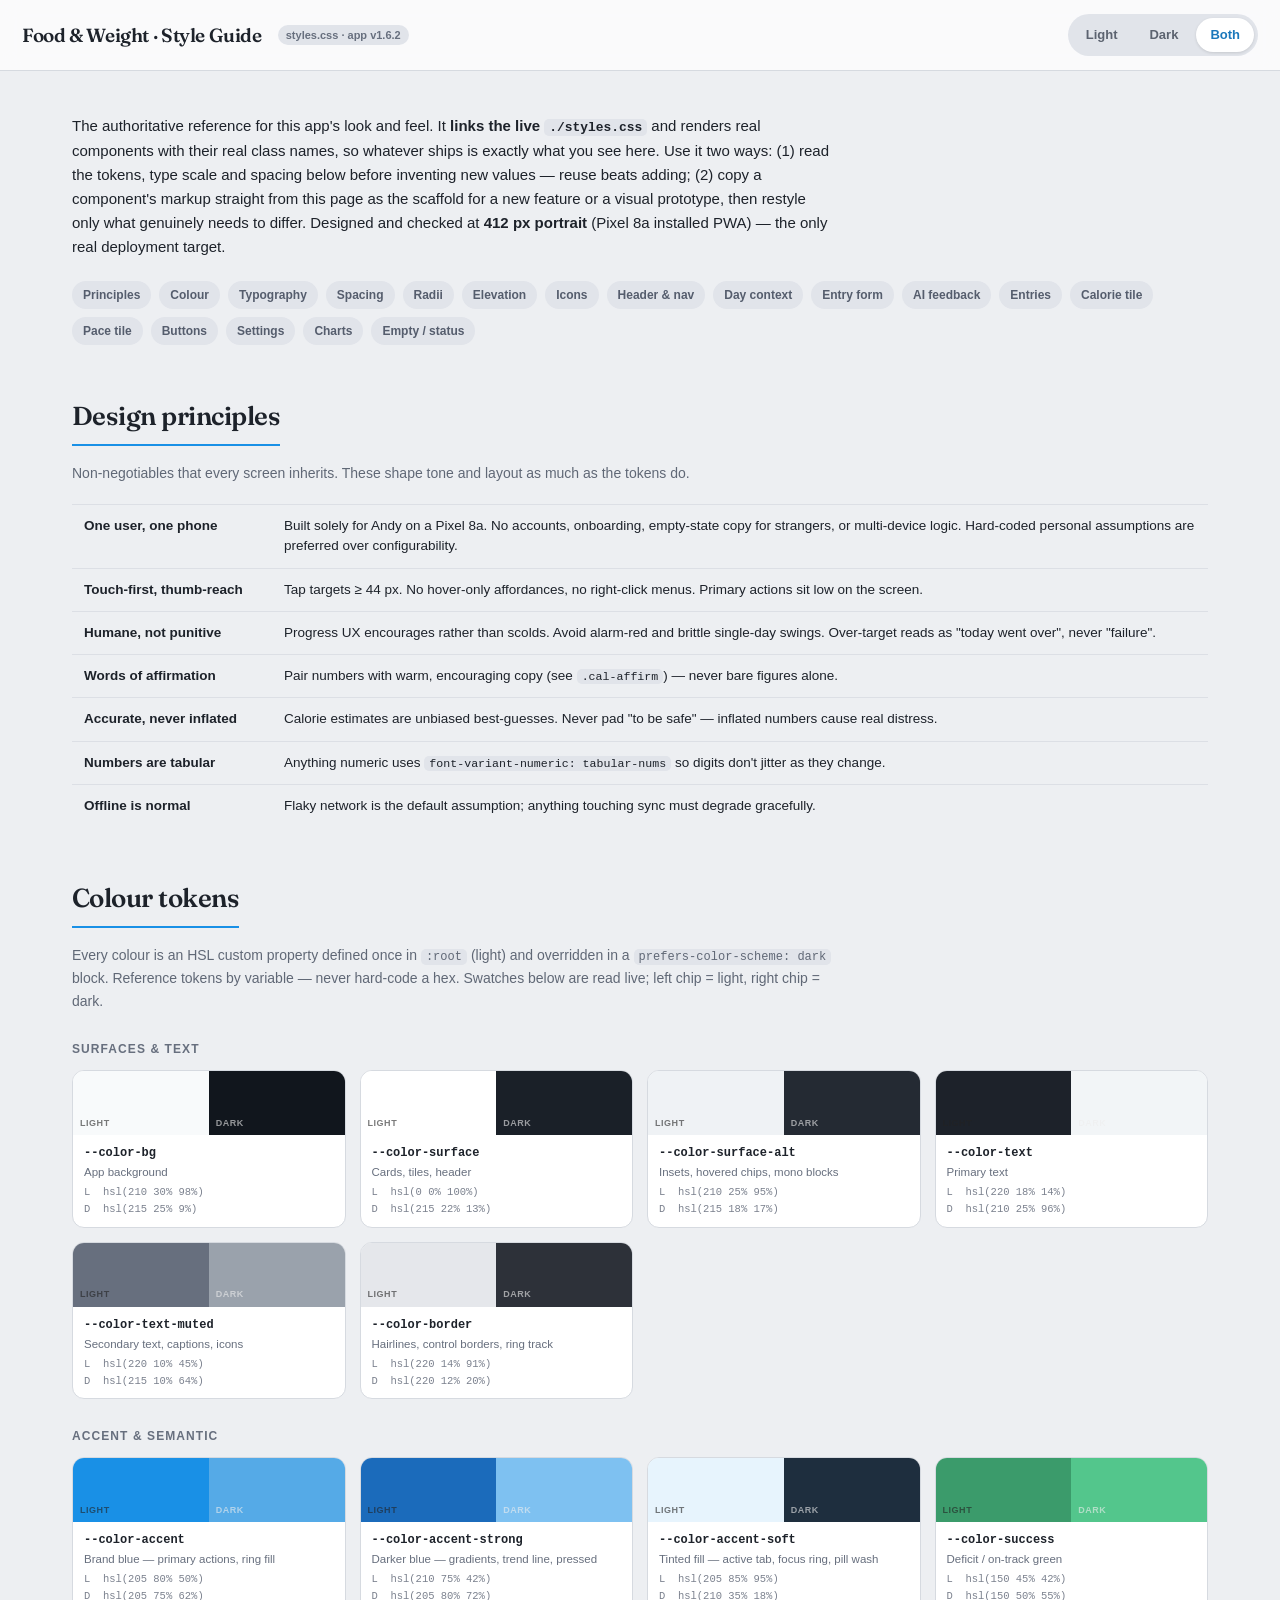
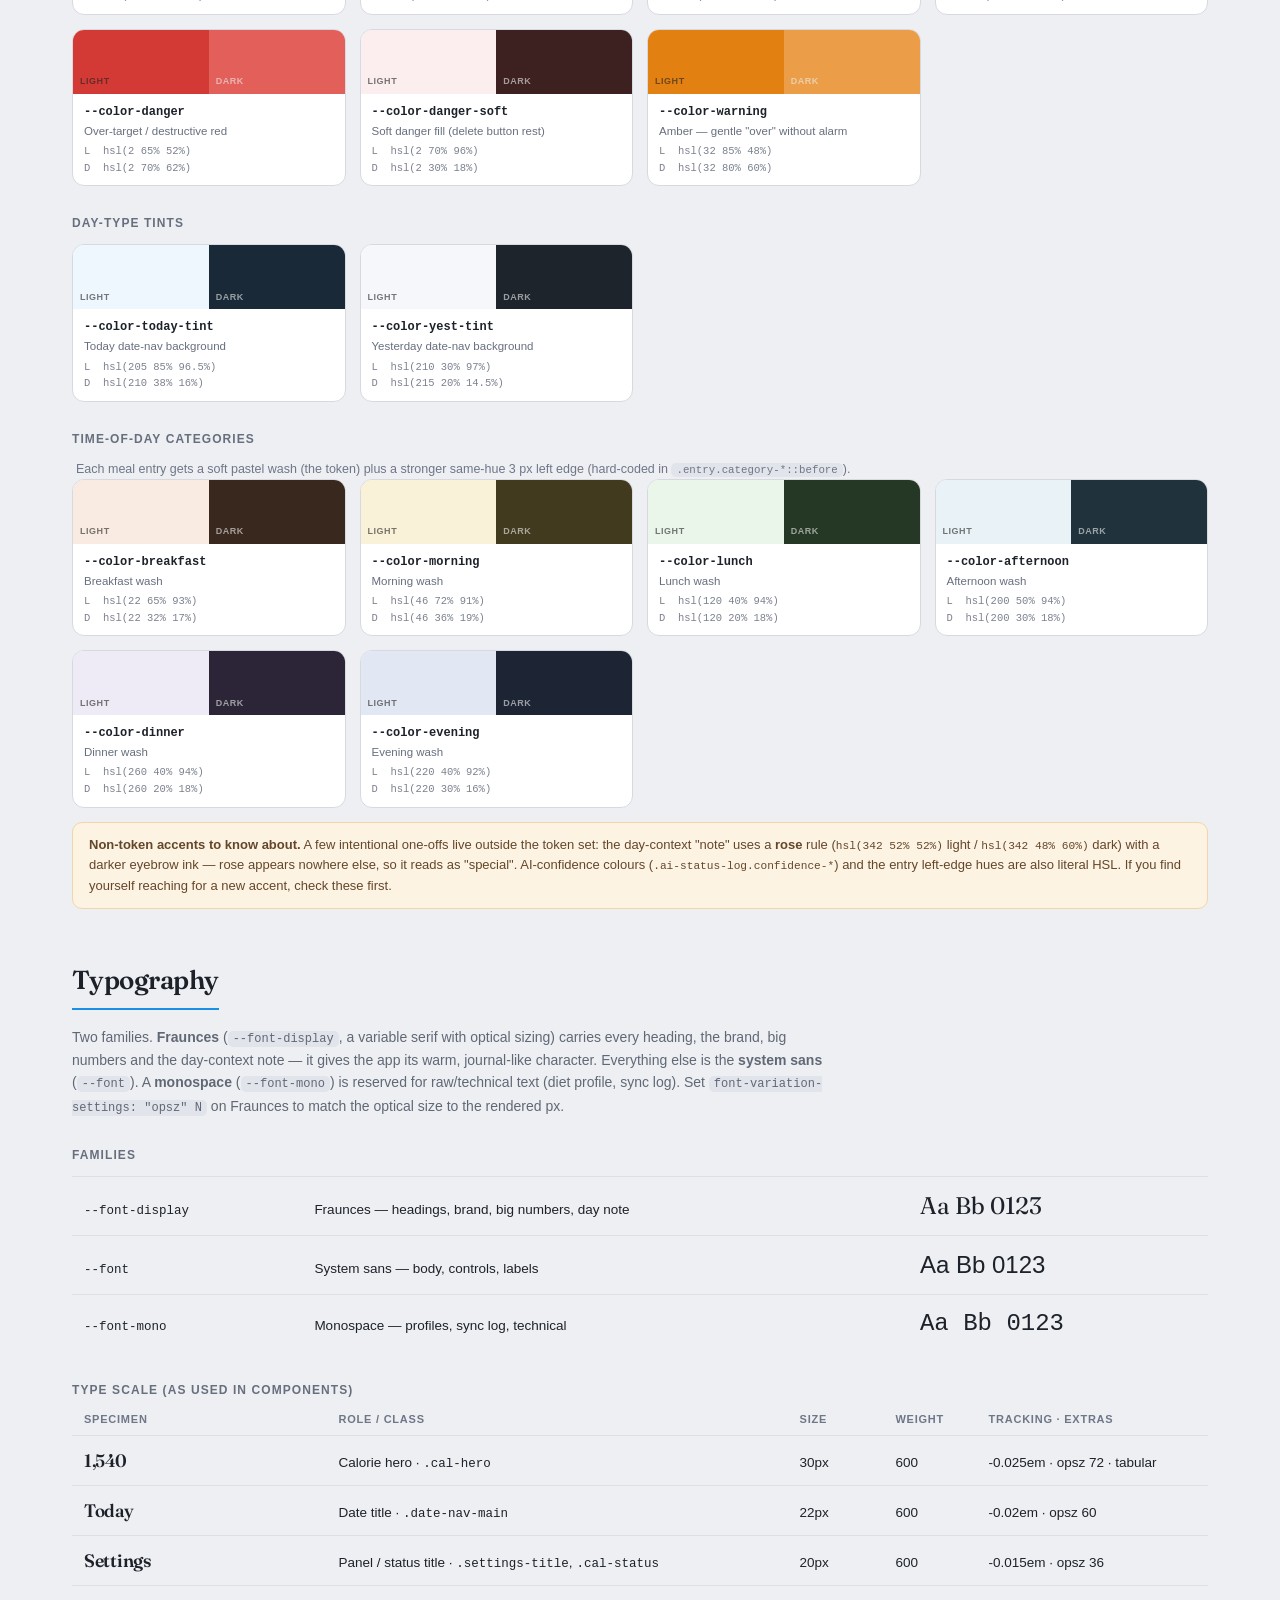
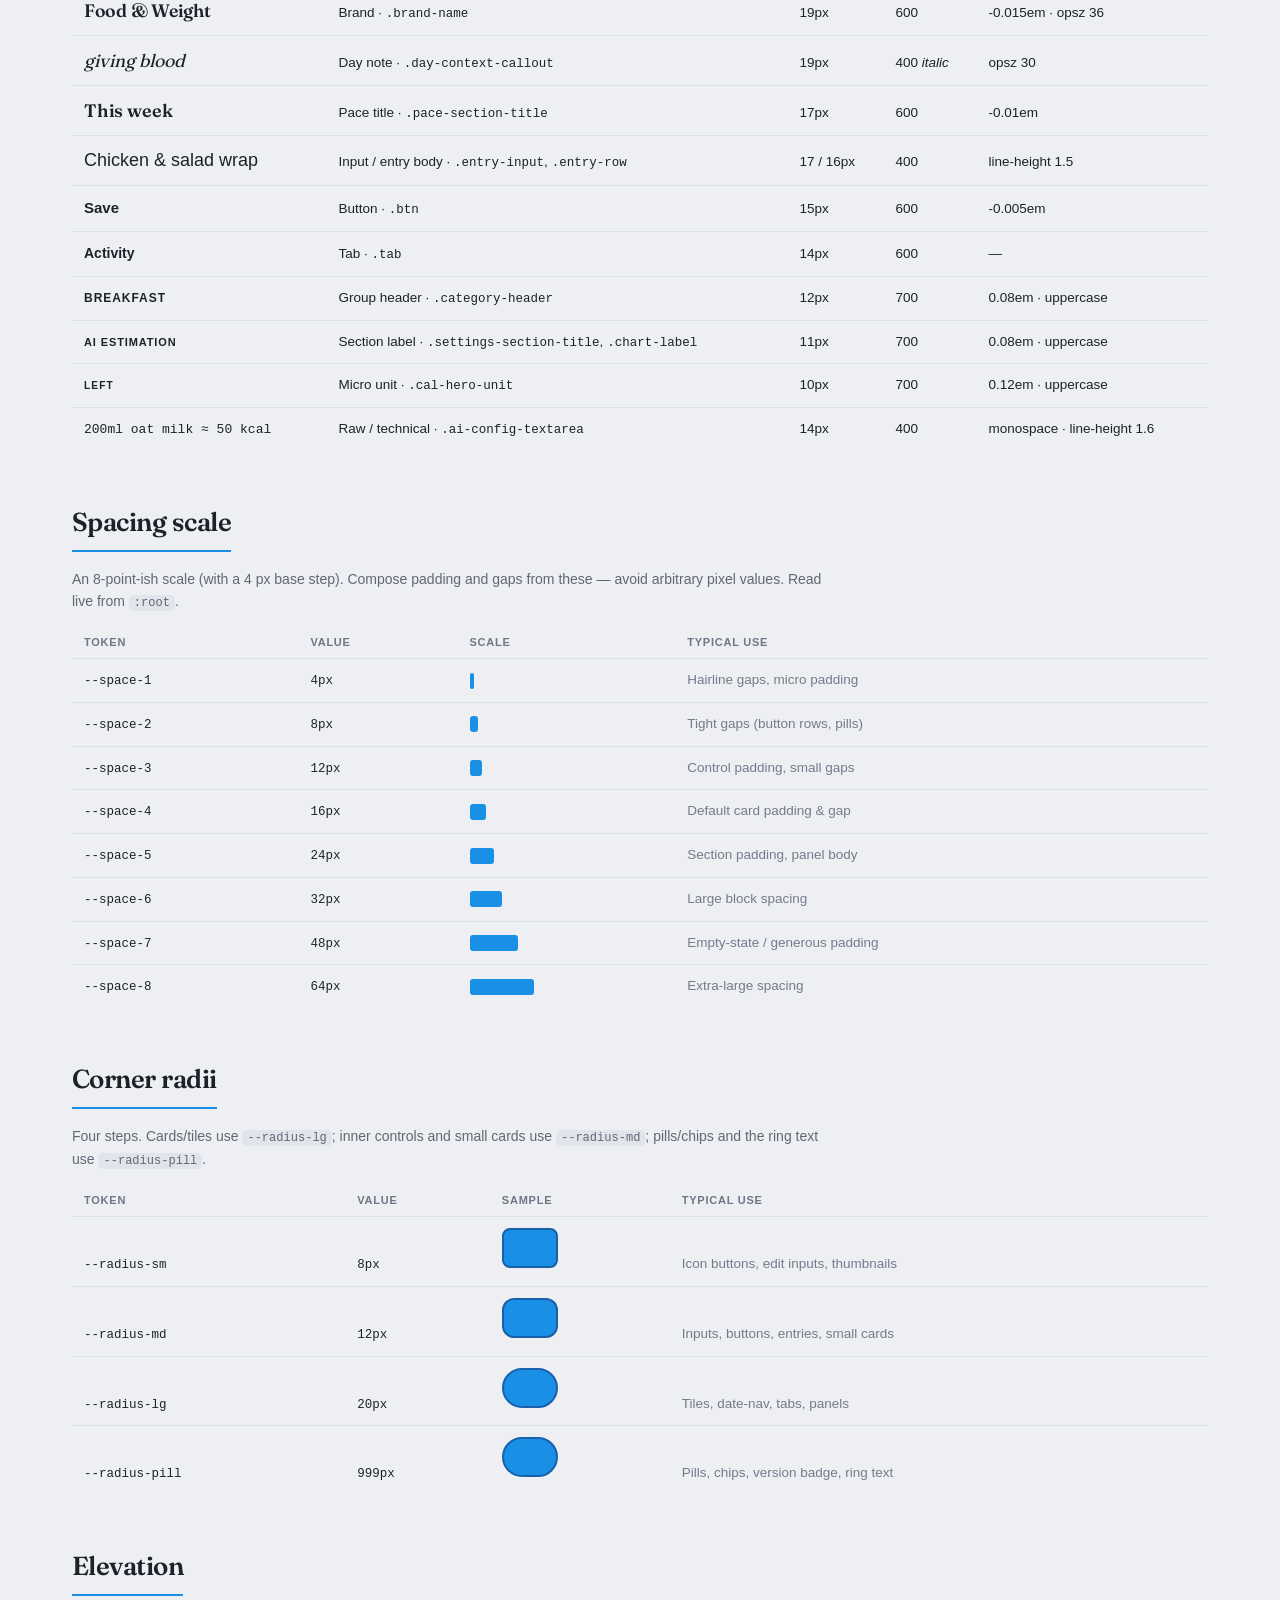
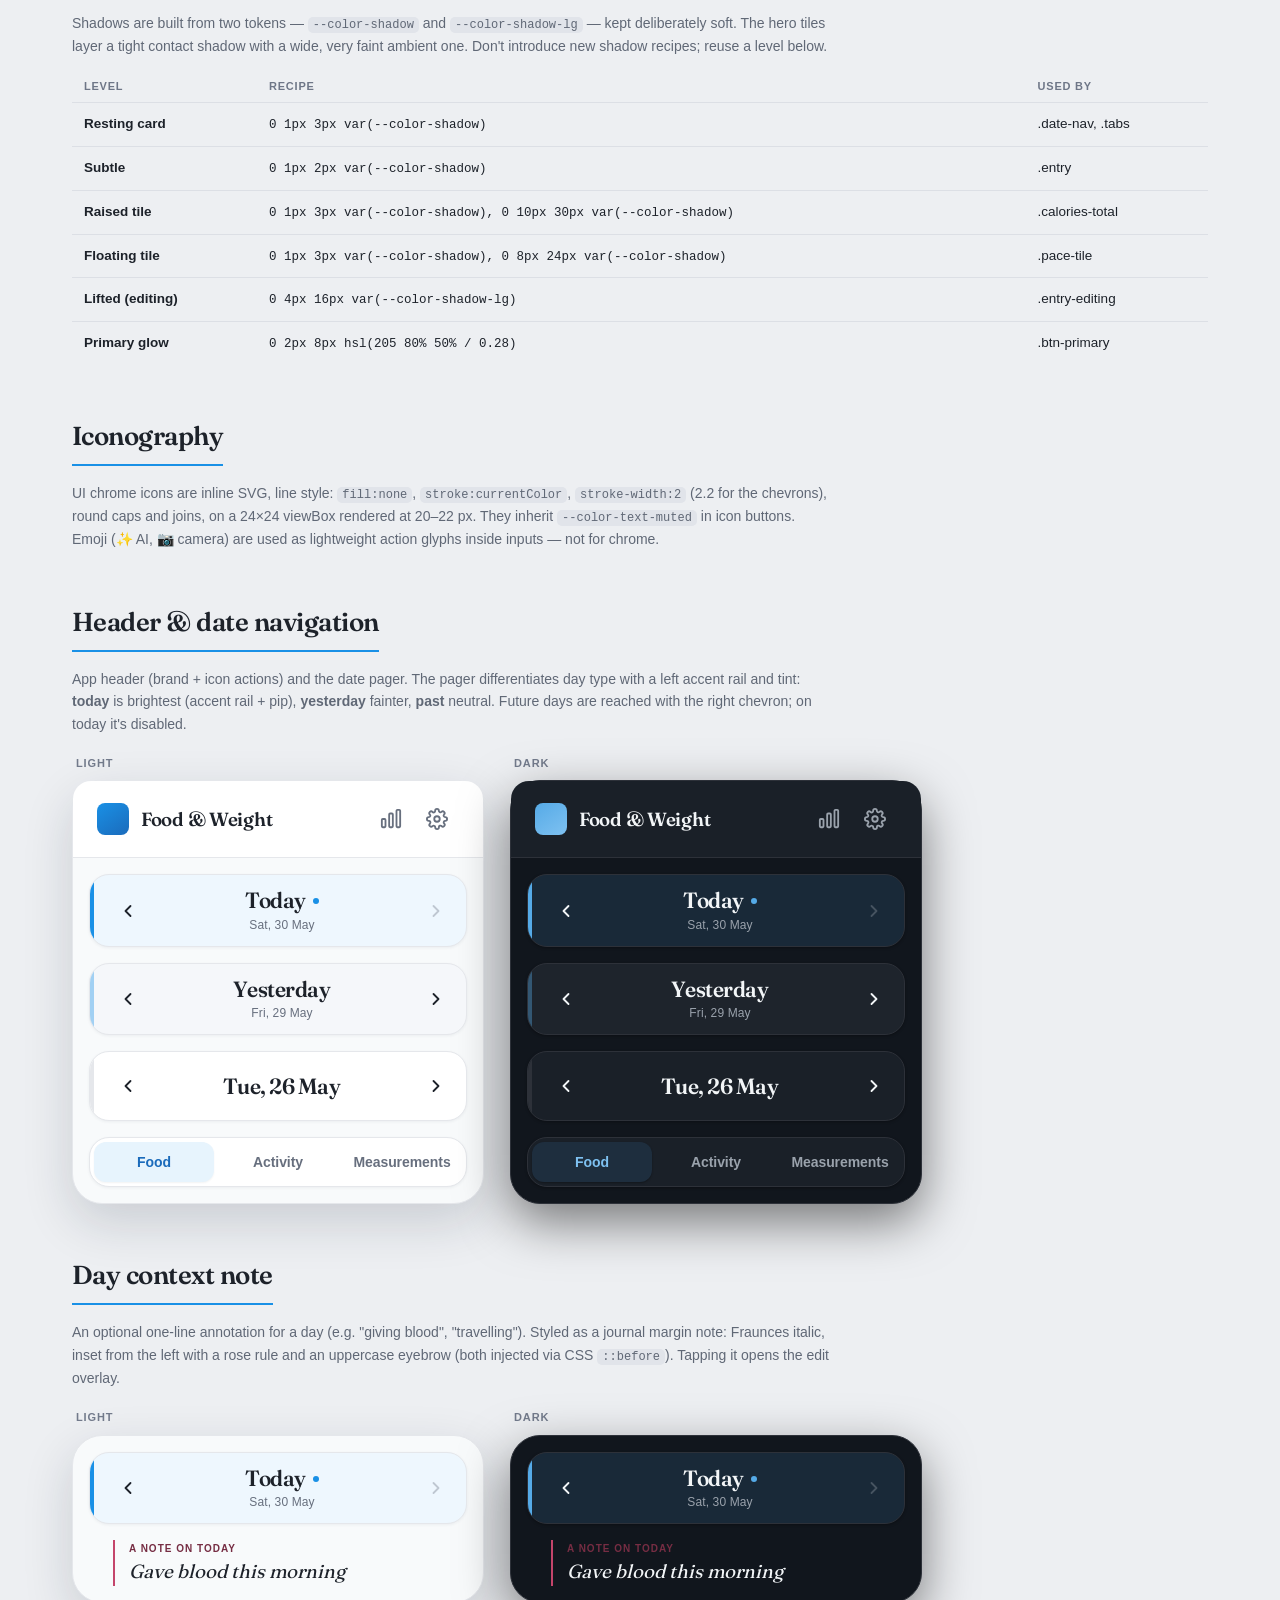
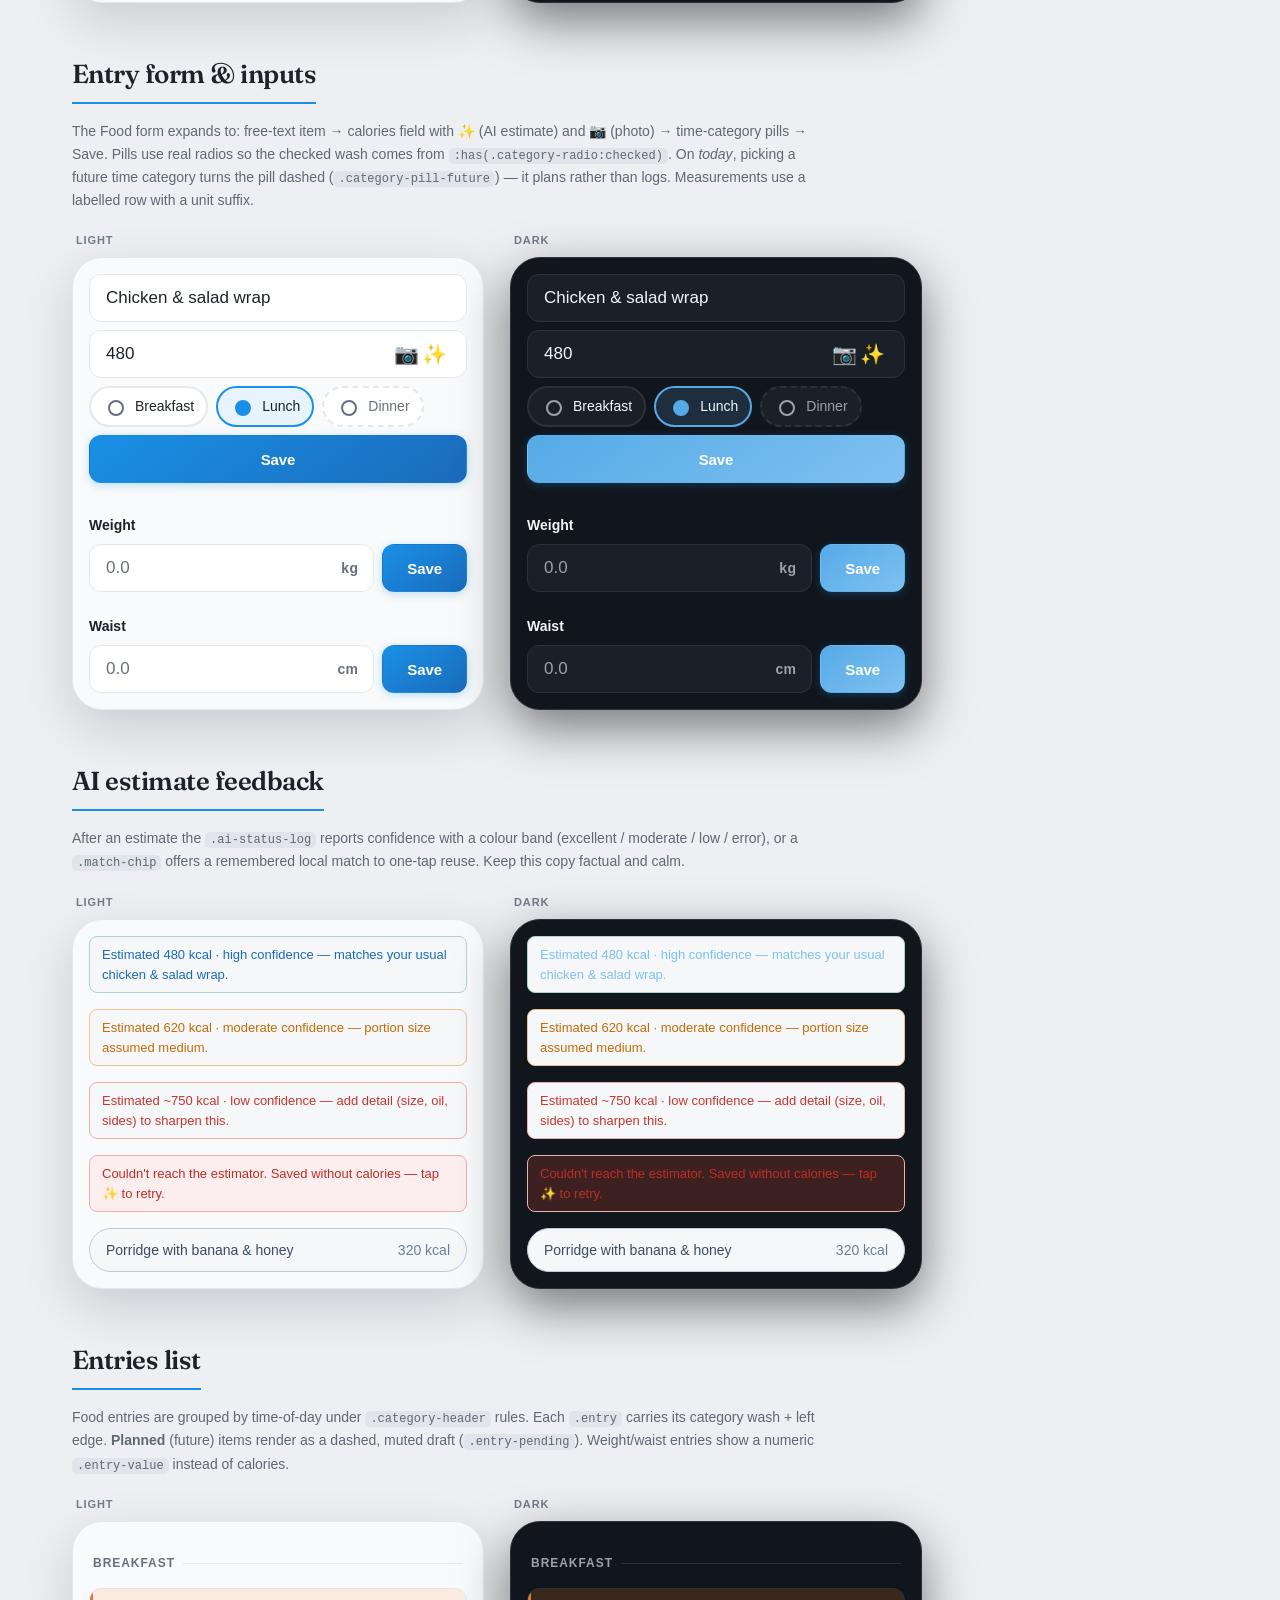
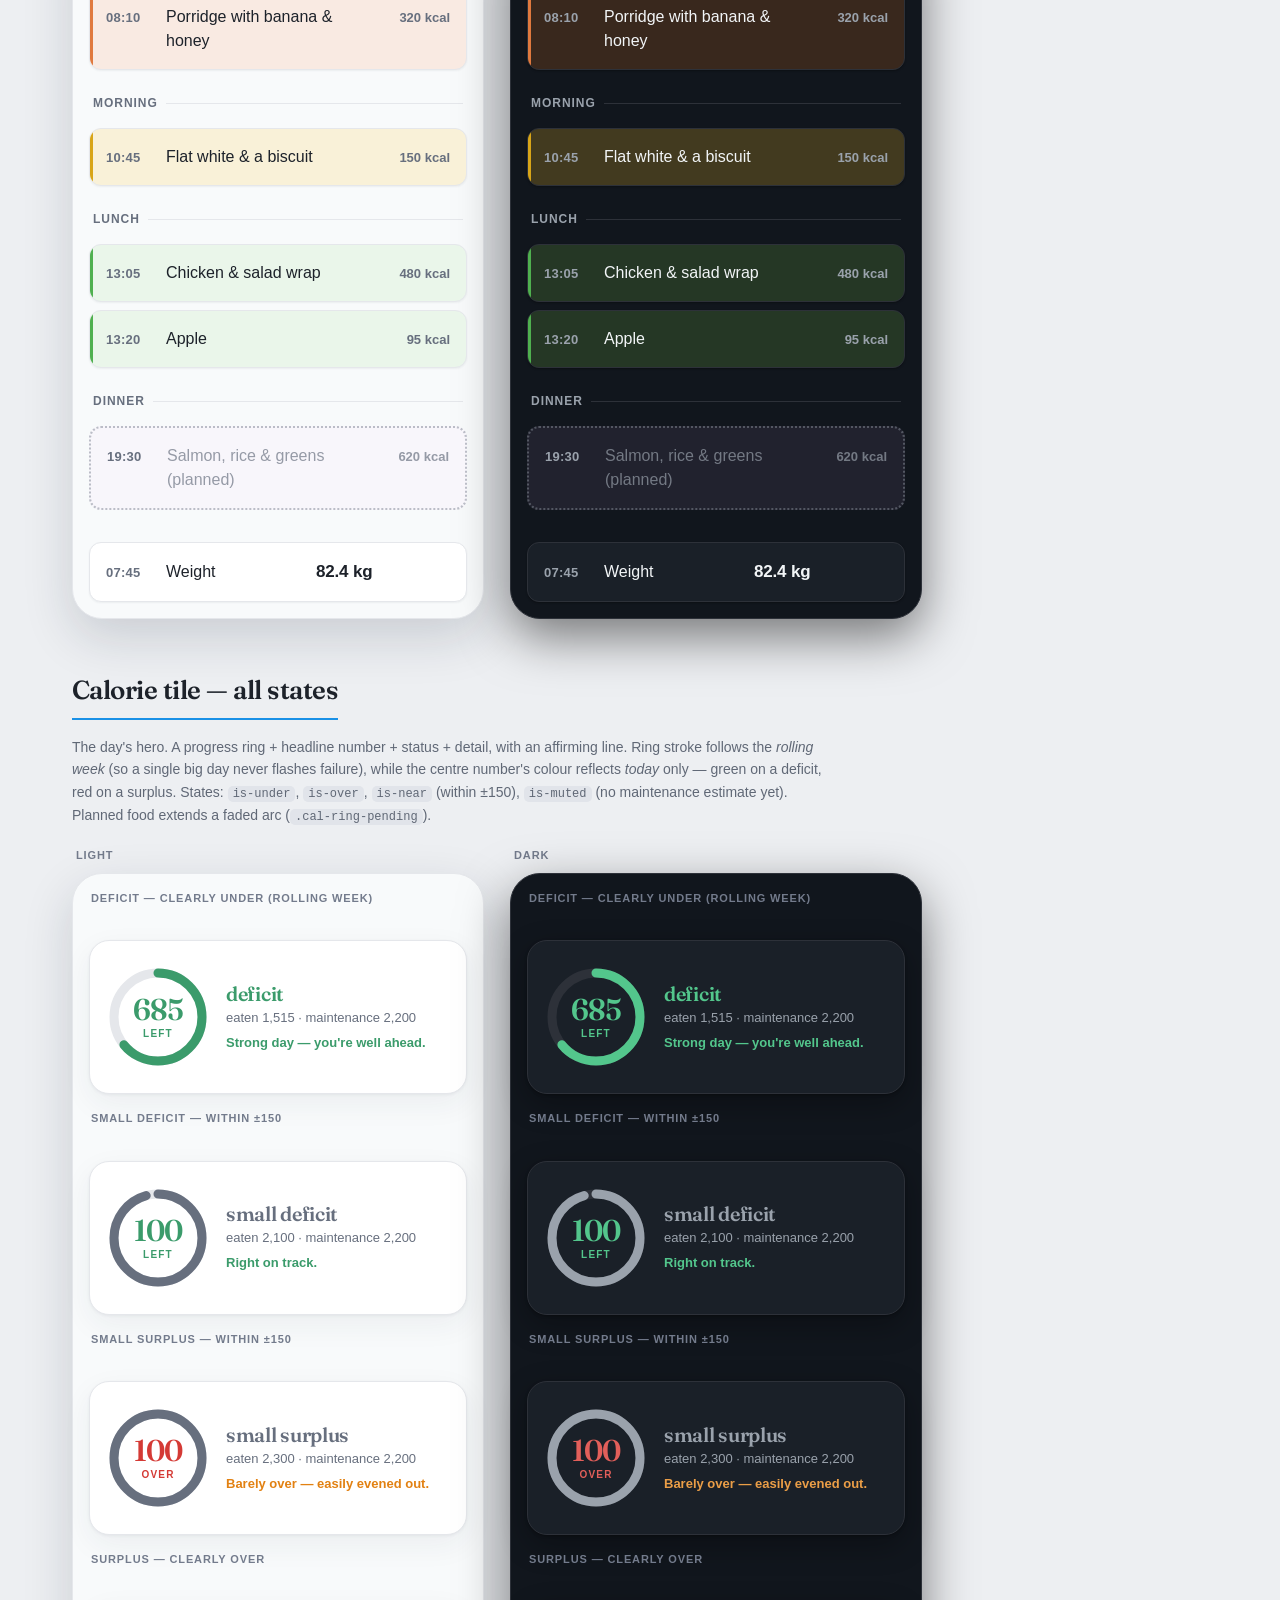
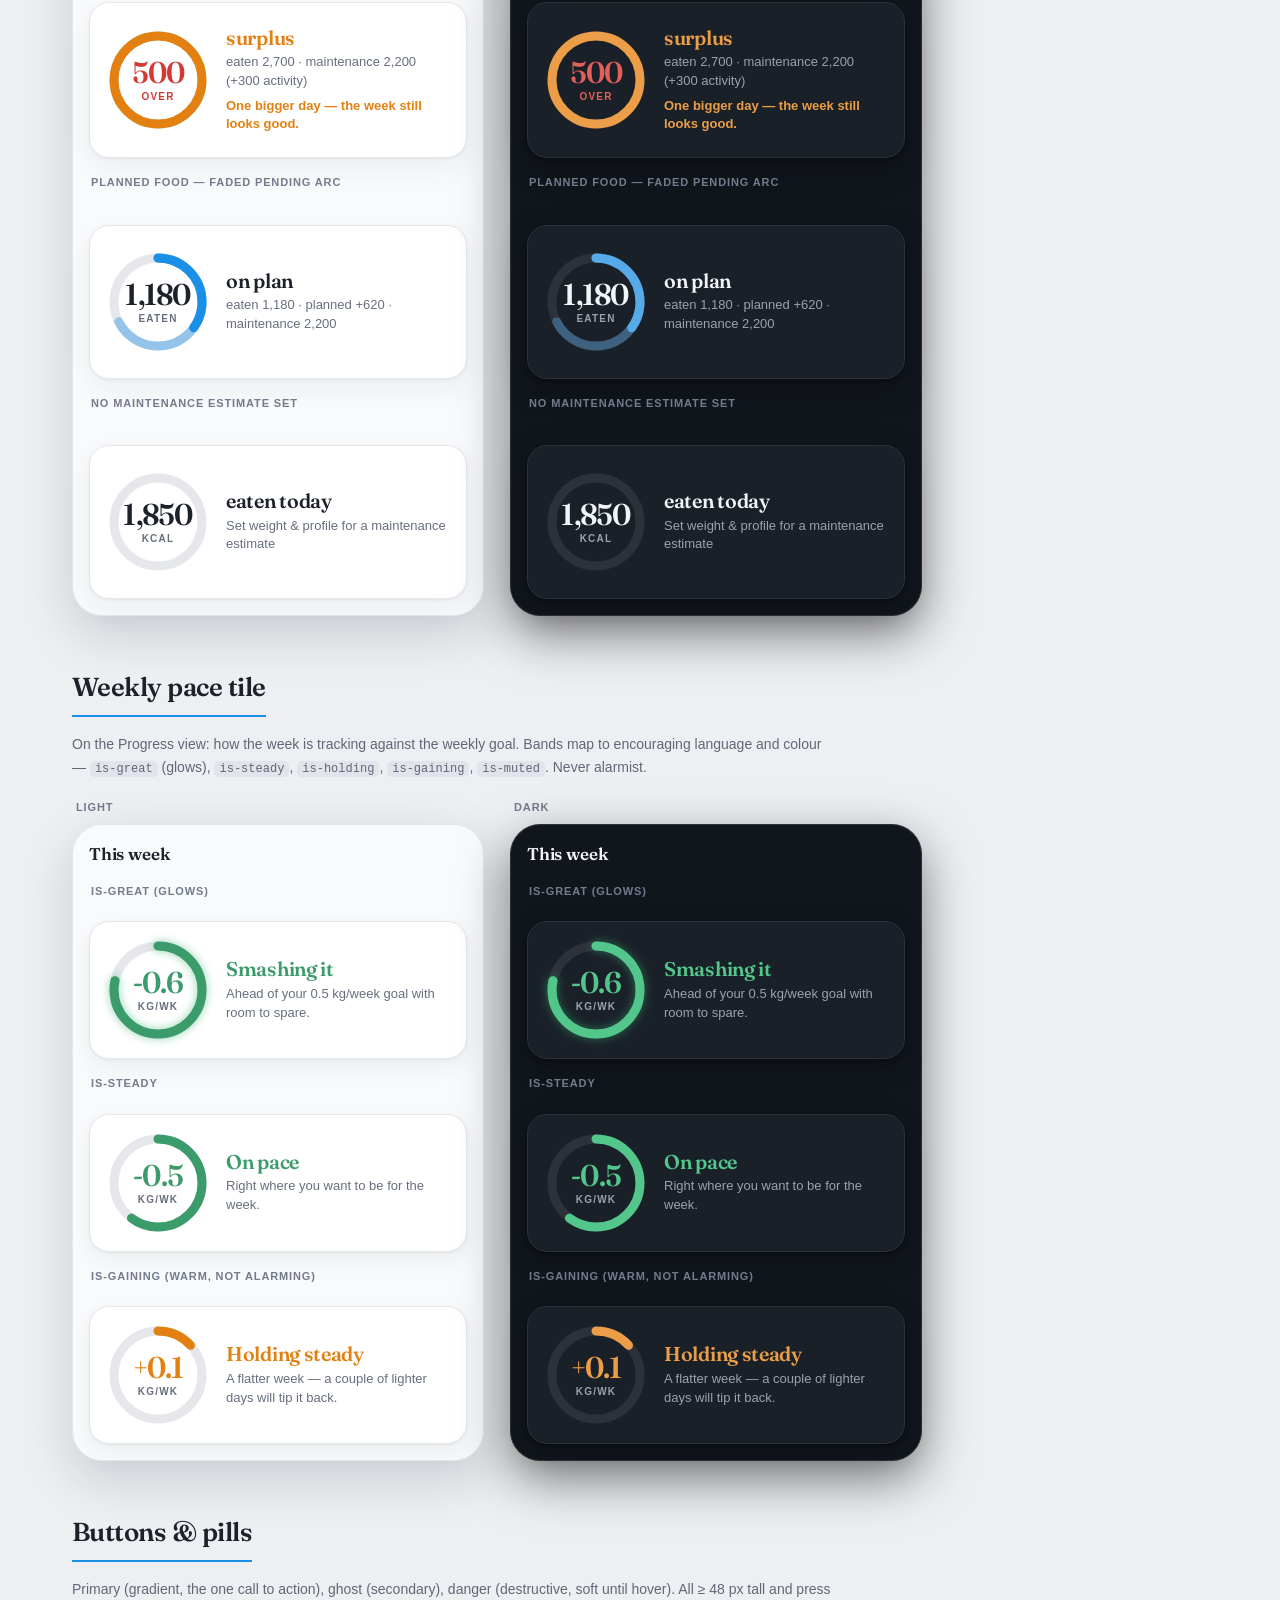
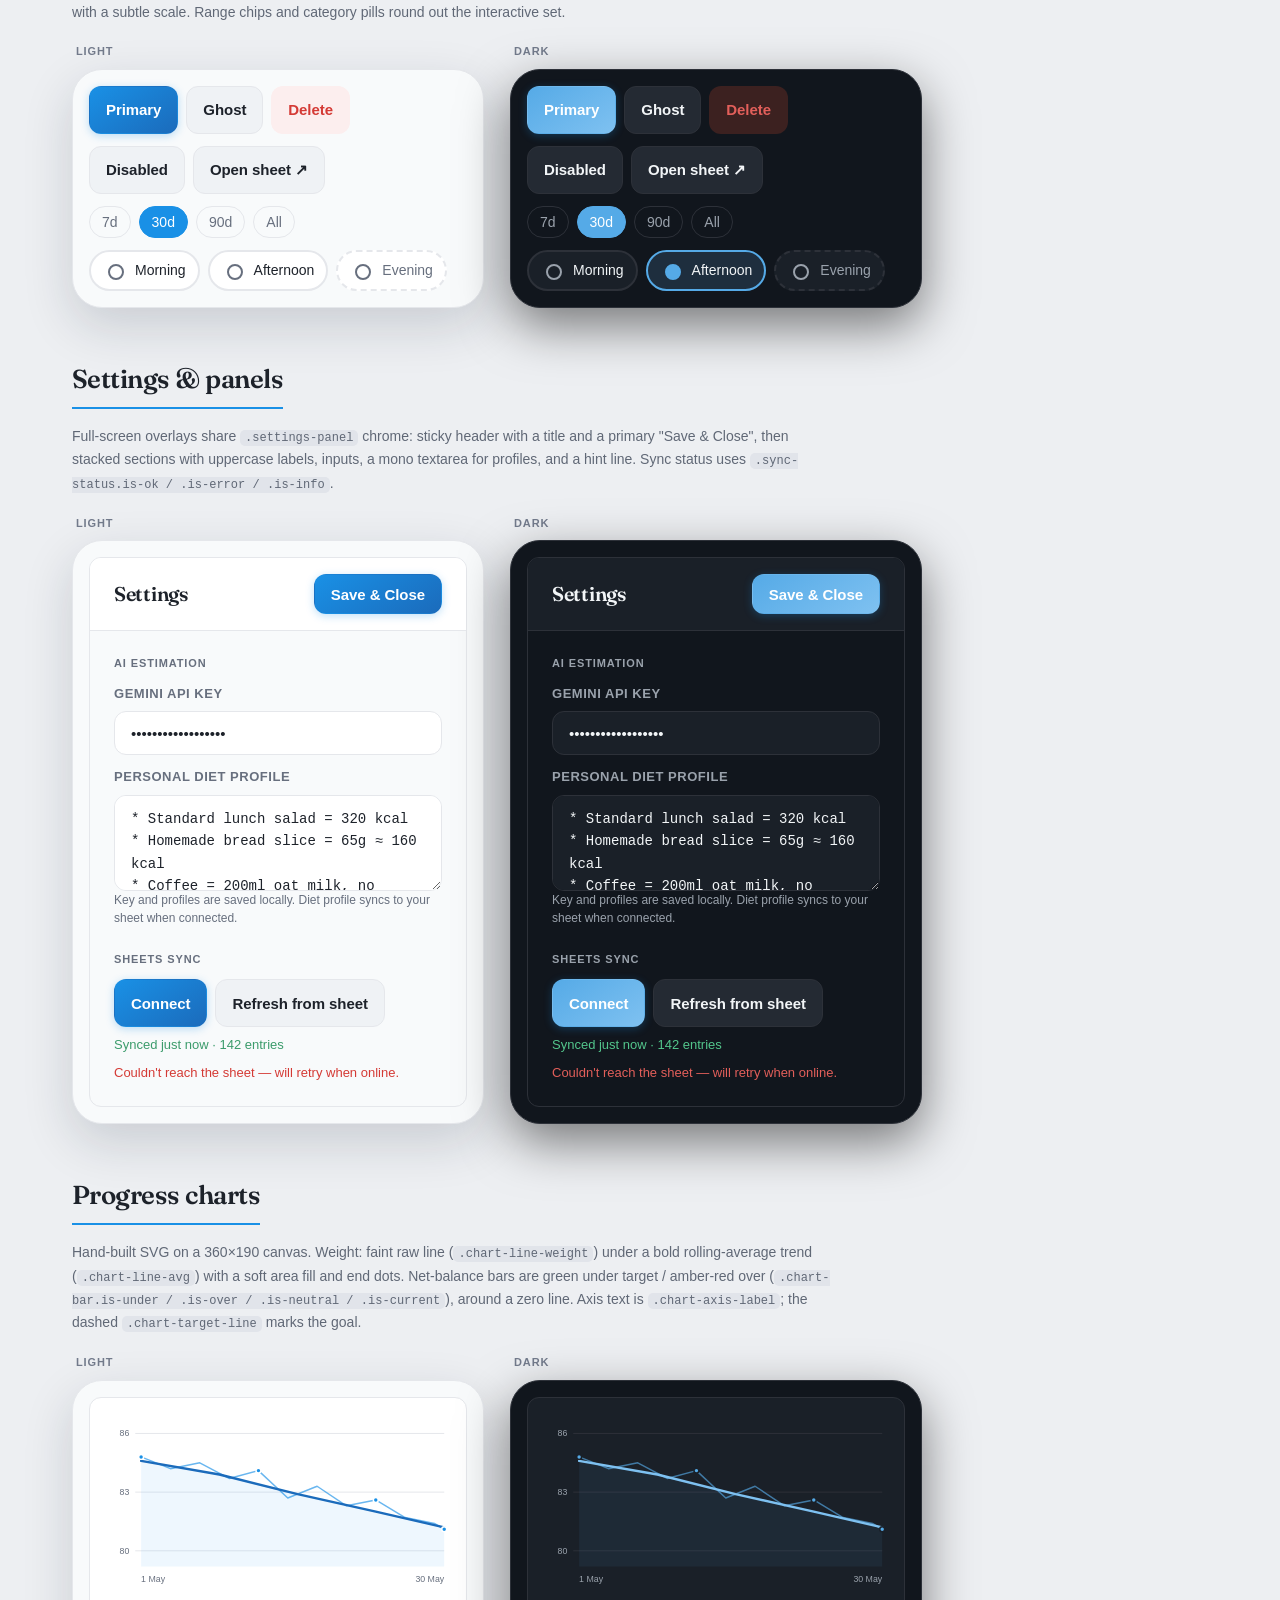
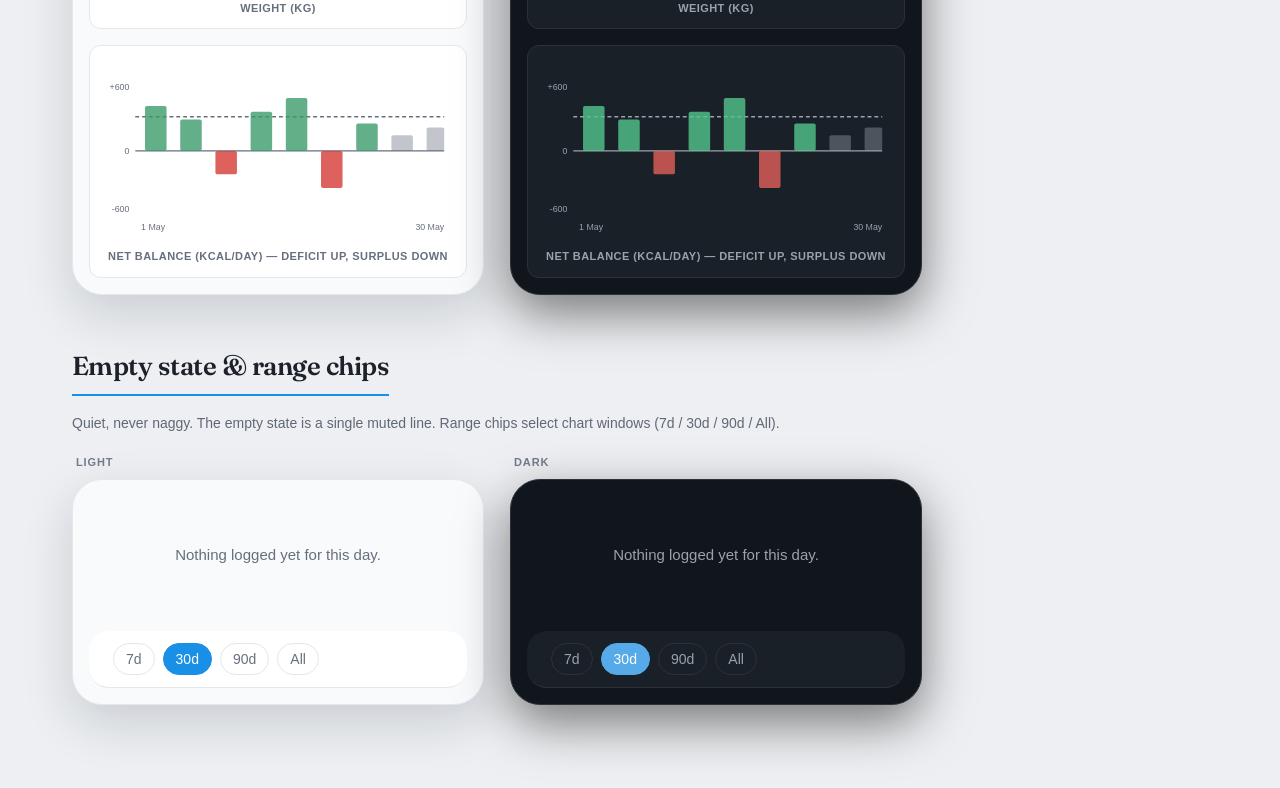
<file: style-guide.html>
<!doctype html>
<html lang="en">
<head>
<meta charset="utf-8">
<meta name="viewport" content="width=device-width, initial-scale=1, viewport-fit=cover">
<title>Food &amp; Weight — Style Guide</title>

<!-- ==================================================================
     AUTHORITATIVE STYLE GUIDE
     ------------------------------------------------------------------
     This file LINKS the real ./styles.css and renders real components
     with their real class names. The shipped stylesheet is therefore the
     single source of truth for every rule shown here — change a component
     in styles.css and this guide reflects it automatically.

     The ONLY thing mirrored below is the colour-token VALUES, and only so
     the guide can show light + dark side-by-side regardless of the OS
     theme (styles.css only declares dark tokens inside a
     prefers-color-scheme media query, which can't be forced per element).
     A self-check at the bottom compares this mirror against styles.css for
     the current OS theme and shows a warning banner if they have drifted.

     If you add or retune a token in styles.css, update the matching block
     in `.sg .theme-light` / `.sg .theme-dark` below.
     ================================================================== -->

<link rel="preload" href="./assets/fonts/fraunces-latin.woff2" as="font" type="font/woff2" crossorigin>
<link rel="stylesheet" href="./styles.css">

<style>
/* ------------------------------------------------------------------
   MIRRORED COLOUR TOKENS (source of truth = styles.css :root + dark @media)
   Scoped to theme wrappers so the guide can pin a theme per subtree
   independent of the OS setting.
------------------------------------------------------------------ */
.sg .theme-light {
  --color-bg: hsl(210 30% 98%);
  --color-surface: hsl(0 0% 100%);
  --color-surface-alt: hsl(210 25% 95%);
  --color-text: hsl(220 18% 14%);
  --color-text-muted: hsl(220 10% 45%);
  --color-accent: hsl(205 80% 50%);
  --color-accent-strong: hsl(210 75% 42%);
  --color-accent-soft: hsl(205 85% 95%);
  --color-border: hsl(220 14% 91%);
  --color-shadow: hsl(220 30% 20% / 0.06);
  --color-shadow-lg: hsl(220 30% 20% / 0.1);
  --color-success: hsl(150 45% 42%);
  --color-danger: hsl(2 65% 52%);
  --color-danger-soft: hsl(2 70% 96%);
  --color-warning: hsl(32 85% 48%);
  --color-today-tint: hsl(205 85% 96.5%);
  --color-yest-tint: hsl(210 30% 97%);
  --color-breakfast: hsl(22 65% 93%);
  --color-morning: hsl(46 72% 91%);
  --color-lunch: hsl(120 40% 94%);
  --color-afternoon: hsl(200 50% 94%);
  --color-dinner: hsl(260 40% 94%);
  --color-evening: hsl(220 40% 92%);
  color-scheme: light;
}
.sg .theme-dark {
  --color-bg: hsl(215 25% 9%);
  --color-surface: hsl(215 22% 13%);
  --color-surface-alt: hsl(215 18% 17%);
  --color-text: hsl(210 25% 96%);
  --color-text-muted: hsl(215 10% 64%);
  --color-accent: hsl(205 75% 62%);
  --color-accent-strong: hsl(205 80% 72%);
  --color-accent-soft: hsl(210 35% 18%);
  --color-border: hsl(220 12% 20%);
  --color-shadow: hsl(0 0% 0% / 0.3);
  --color-shadow-lg: hsl(0 0% 0% / 0.45);
  --color-success: hsl(150 50% 55%);
  --color-danger: hsl(2 70% 62%);
  --color-danger-soft: hsl(2 30% 18%);
  --color-warning: hsl(32 80% 60%);
  --color-today-tint: hsl(210 38% 16%);
  --color-yest-tint: hsl(215 20% 14.5%);
  --color-breakfast: hsl(22 32% 17%);
  --color-morning: hsl(46 36% 19%);
  --color-lunch: hsl(120 20% 18%);
  --color-afternoon: hsl(200 30% 18%);
  --color-dinner: hsl(260 20% 18%);
  --color-evening: hsl(220 30% 16%);
  color-scheme: dark;
}

/* ------------------------------------------------------------------
   Guide chrome — everything here is `sg`-prefixed so it never collides
   with the app's classes. Overrides styles.css's `body` (later in source).
------------------------------------------------------------------ */
.sg, .sg * { box-sizing: border-box; }
body.sg {
  display: block;
  min-height: 100dvh;
  margin: 0;
  padding: 0;
  font-family: var(--font);
  background: hsl(220 16% 94%);
  color: hsl(220 18% 14%);
  line-height: 1.5;
}
@media (prefers-color-scheme: dark) {
  body.sg { background: hsl(220 18% 8%); color: hsl(210 20% 90%); }
}

.sg-topbar {
  position: sticky;
  top: 0;
  z-index: 50;
  display: flex;
  align-items: center;
  gap: 16px;
  flex-wrap: wrap;
  padding: 14px 22px;
  background: hsl(220 20% 99% / 0.86);
  backdrop-filter: blur(10px);
  border-bottom: 1px solid hsl(220 14% 86%);
}
@media (prefers-color-scheme: dark) {
  .sg-topbar { background: hsl(220 22% 11% / 0.86); border-bottom-color: hsl(220 14% 20%); }
}
.sg-topbar h1 {
  margin: 0;
  font-family: var(--font-display);
  font-size: 19px;
  font-weight: 600;
  letter-spacing: -0.02em;
}
.sg-topbar .sg-ver {
  font-size: 11px;
  font-weight: 600;
  font-variant-numeric: tabular-nums;
  color: hsl(220 10% 45%);
  background: hsl(220 16% 90%);
  padding: 2px 8px;
  border-radius: 999px;
}
@media (prefers-color-scheme: dark) { .sg-topbar .sg-ver { background: hsl(220 16% 18%); color: hsl(210 12% 60%); } }
.sg-spacer { flex: 1; }

.sg-toggle { display: inline-flex; gap: 4px; padding: 4px; background: hsl(220 16% 90%); border-radius: 999px; }
@media (prefers-color-scheme: dark) { .sg-toggle { background: hsl(220 16% 18%); } }
.sg-toggle button {
  border: none; background: none; cursor: pointer;
  font: inherit; font-size: 13px; font-weight: 600;
  color: hsl(220 10% 40%);
  padding: 6px 14px; border-radius: 999px; min-height: 34px;
}
@media (prefers-color-scheme: dark) { .sg-toggle button { color: hsl(210 12% 62%); } }
.sg-toggle button.is-active { background: hsl(0 0% 100%); color: hsl(205 75% 42%); box-shadow: 0 1px 3px rgba(0,0,0,0.12); }
@media (prefers-color-scheme: dark) { .sg-toggle button.is-active { background: hsl(220 20% 26%); color: hsl(205 75% 72%); } }

.sg-main { max-width: 1180px; margin: 0 auto; padding: 28px 22px 120px; }
.sg-lead { max-width: 760px; font-size: 15px; line-height: 1.6; color: inherit; }
.sg-lead code, .sg-inline-code {
  font-family: var(--font-mono); font-size: 0.86em;
  background: hsl(220 16% 90%); padding: 1px 5px; border-radius: 5px;
}
@media (prefers-color-scheme: dark) { .sg-lead code, .sg-inline-code { background: hsl(220 16% 18%); } }

.sg-toc { display: flex; flex-wrap: wrap; gap: 8px; margin: 22px 0 4px; }
.sg-toc a {
  font-size: 12px; font-weight: 600; text-decoration: none;
  color: hsl(220 12% 38%); background: hsl(220 16% 90%);
  padding: 5px 11px; border-radius: 999px;
}
.sg-toc a:hover { background: hsl(205 70% 88%); color: hsl(205 75% 32%); }
@media (prefers-color-scheme: dark) {
  .sg-toc a { background: hsl(220 16% 18%); color: hsl(210 12% 64%); }
  .sg-toc a:hover { background: hsl(205 40% 26%); color: hsl(205 70% 78%); }
}

.sg-section { margin-top: 52px; scroll-margin-top: 72px; }
.sg-section > h2 {
  margin: 0 0 4px;
  font-family: var(--font-display);
  font-size: 26px; font-weight: 600; letter-spacing: -0.02em;
  border-bottom: 2px solid hsl(205 80% 50%);
  padding-bottom: 8px;
  display: inline-block;
}
.sg-section > .sg-desc { margin: 12px 0 20px; max-width: 760px; font-size: 14px; line-height: 1.6; color: hsl(220 10% 42%); }
@media (prefers-color-scheme: dark) { .sg-section > .sg-desc { color: hsl(210 10% 62%); } }
.sg-sub { margin: 28px 0 12px; font-size: 12px; font-weight: 700; letter-spacing: 0.09em; text-transform: uppercase; color: hsl(220 10% 45%); }
@media (prefers-color-scheme: dark) { .sg-sub { color: hsl(210 10% 60%); } }

/* swatch grid */
.sg-swatches { display: grid; grid-template-columns: repeat(auto-fill, minmax(230px, 1fr)); gap: 14px; }
.sg-swatch { border: 1px solid hsl(220 14% 86%); border-radius: 12px; overflow: hidden; background: hsl(0 0% 100%); }
@media (prefers-color-scheme: dark) { .sg-swatch { background: hsl(220 18% 13%); border-color: hsl(220 14% 22%); } }
.sg-swatch-chips { display: flex; height: 64px; }
.sg-swatch-chips > div { flex: 1; display: flex; align-items: flex-end; justify-content: flex-start; padding: 5px 7px; }
.sg-swatch-chips .lbl { font-size: 9px; font-weight: 700; letter-spacing: 0.06em; text-transform: uppercase; opacity: 0.6; }
.sg-swatch-meta { padding: 9px 11px; }
.sg-swatch-meta .nm { font-family: var(--font-mono); font-size: 12px; font-weight: 600; }
.sg-swatch-meta .desc { font-size: 11.5px; color: hsl(220 10% 45%); margin-top: 2px; line-height: 1.4; }
@media (prefers-color-scheme: dark) { .sg-swatch-meta .desc { color: hsl(210 10% 60%); } }
.sg-swatch-meta .vals { font-family: var(--font-mono); font-size: 10.5px; color: hsl(220 8% 52%); margin-top: 5px; display: flex; flex-direction: column; gap: 1px; }

/* scale / spec tables */
.sg-table { width: 100%; border-collapse: collapse; font-size: 13.5px; }
.sg-table th { text-align: left; font-size: 11px; letter-spacing: 0.07em; text-transform: uppercase; color: hsl(220 10% 48%); padding: 0 12px 8px; font-weight: 700; }
.sg-table td { padding: 11px 12px; border-top: 1px solid hsl(220 14% 88%); vertical-align: baseline; }
@media (prefers-color-scheme: dark) { .sg-table td { border-top-color: hsl(220 14% 20%); } }
.sg-table td.mono, .sg-table td .mono { font-family: var(--font-mono); font-size: 12.5px; }
.sg-table .muted { color: hsl(220 10% 50%); }
.sg-spec-sample { font-size: 18px; }

.sg-bar { display: inline-block; height: 16px; background: hsl(205 80% 50%); border-radius: 3px; vertical-align: middle; }
.sg-radius-demo { display: inline-block; width: 56px; height: 40px; background: hsl(205 80% 50%); border: 2px solid hsl(210 75% 38%); }

/* component stages */
.sg-stage { display: flex; flex-wrap: wrap; gap: 26px; align-items: flex-start; }
.sg-phone {
  width: 412px; max-width: 100%;
  border-radius: 30px; padding: 16px;
  background: var(--color-bg); color: var(--color-text);
  border: 1px solid var(--color-border);
  box-shadow: 0 18px 50px rgba(20,30,50,0.16);
  display: flex; flex-direction: column; gap: var(--space-4);
  font-family: var(--font);
}
.sg-phone.theme-dark { box-shadow: 0 18px 50px rgba(0,0,0,0.5); }
.sg-phone-tag { font-size: 11px; font-weight: 700; letter-spacing: 0.08em; text-transform: uppercase; color: hsl(220 10% 50%); margin: 0 0 9px 4px; }
.sg-frame { display: flex; flex-direction: column; }

/* Keep the in-app full-screen panels contained within a phone frame */
.sg-phone .settings-panel { min-height: 0; border: 1px solid var(--color-border); border-radius: var(--radius-md); overflow: hidden; }
.sg-phone .settings-header { position: static; }
.sg-phone .progress-range-chips { position: static; }

.sg-callout { margin-top: 14px; padding: 12px 16px; border-radius: 10px; background: hsl(38 90% 94%); border: 1px solid hsl(38 70% 80%); font-size: 13px; line-height: 1.55; color: hsl(30 40% 28%); }
.sg-callout.warn { background: hsl(2 70% 95%); border-color: hsl(2 60% 82%); color: hsl(2 45% 38%); }
.sg-callout code { font-family: var(--font-mono); font-size: 0.86em; }
@media (prefers-color-scheme: dark) {
  .sg-callout { background: hsl(38 30% 16%); border-color: hsl(38 30% 28%); color: hsl(38 50% 78%); }
  .sg-callout.warn { background: hsl(2 30% 16%); border-color: hsl(2 30% 30%); color: hsl(2 60% 78%); }
}

.sg-note { font-size: 12.5px; color: hsl(220 10% 48%); margin: 6px 0 0 4px; line-height: 1.5; }
@media (prefers-color-scheme: dark) { .sg-note { color: hsl(210 10% 60%); } }

.sg-hidden-probe { position: absolute; left: -9999px; width: 1px; height: 1px; overflow: hidden; }
</style>
</head>

<body class="sg">

<div class="sg-topbar">
  <h1>Food &amp; Weight · Style Guide</h1>
  <span class="sg-ver" id="sg-ver">styles.css</span>
  <span class="sg-spacer"></span>
  <div class="sg-toggle" id="sg-toggle" role="group" aria-label="Theme preview">
    <button data-theme="light">Light</button>
    <button data-theme="dark">Dark</button>
    <button data-theme="both" class="is-active">Both</button>
  </div>
</div>

<main class="sg-main">

  <p class="sg-lead">
    The authoritative reference for this app's look and feel. It <strong>links the live
    <code>./styles.css</code></strong> and renders real components with their real class names, so
    whatever ships is exactly what you see here. Use it two ways: (1) read the tokens, type scale and
    spacing below before inventing new values — reuse beats adding; (2) copy a component's markup
    straight from this page as the scaffold for a new feature or a visual prototype, then restyle only
    what genuinely needs to differ. Designed and checked at <strong>412&nbsp;px portrait</strong>
    (Pixel&nbsp;8a installed PWA) — the only real deployment target.
  </p>

  <div id="sg-drift" class="sg-callout warn" style="display:none"></div>

  <nav class="sg-toc">
    <a href="#principles">Principles</a>
    <a href="#color">Colour</a>
    <a href="#type">Typography</a>
    <a href="#space">Spacing</a>
    <a href="#radii">Radii</a>
    <a href="#elevation">Elevation</a>
    <a href="#icons">Icons</a>
    <a href="#header">Header &amp; nav</a>
    <a href="#daycontext">Day context</a>
    <a href="#forms">Entry form</a>
    <a href="#feedback">AI feedback</a>
    <a href="#entries">Entries</a>
    <a href="#calorie">Calorie tile</a>
    <a href="#pace">Pace tile</a>
    <a href="#buttons">Buttons</a>
    <a href="#settings">Settings</a>
    <a href="#charts">Charts</a>
    <a href="#states">Empty / status</a>
  </nav>

  <!-- ============================== PRINCIPLES ============================== -->
  <section class="sg-section" id="principles">
    <h2>Design principles</h2>
    <p class="sg-desc">Non-negotiables that every screen inherits. These shape tone and layout as much as the tokens do.</p>
    <table class="sg-table">
      <tbody>
        <tr><td style="width:200px"><strong>One user, one phone</strong></td><td>Built solely for Andy on a Pixel&nbsp;8a. No accounts, onboarding, empty-state copy for strangers, or multi-device logic. Hard-coded personal assumptions are preferred over configurability.</td></tr>
        <tr><td><strong>Touch-first, thumb-reach</strong></td><td>Tap targets ≥&nbsp;44&nbsp;px. No hover-only affordances, no right-click menus. Primary actions sit low on the screen.</td></tr>
        <tr><td><strong>Humane, not punitive</strong></td><td>Progress UX encourages rather than scolds. Avoid alarm-red and brittle single-day swings. Over-target reads as "today went over", never "failure".</td></tr>
        <tr><td><strong>Words of affirmation</strong></td><td>Pair numbers with warm, encouraging copy (see <span class="sg-inline-code">.cal-affirm</span>) — never bare figures alone.</td></tr>
        <tr><td><strong>Accurate, never inflated</strong></td><td>Calorie estimates are unbiased best-guesses. Never pad "to be safe" — inflated numbers cause real distress.</td></tr>
        <tr><td><strong>Numbers are tabular</strong></td><td>Anything numeric uses <span class="sg-inline-code">font-variant-numeric: tabular-nums</span> so digits don't jitter as they change.</td></tr>
        <tr><td><strong>Offline is normal</strong></td><td>Flaky network is the default assumption; anything touching sync must degrade gracefully.</td></tr>
      </tbody>
    </table>
  </section>

  <!-- ============================== COLOUR ============================== -->
  <section class="sg-section" id="color">
    <h2>Colour tokens</h2>
    <p class="sg-desc">
      Every colour is an HSL custom property defined once in <code class="sg-inline-code">:root</code> (light) and overridden in a
      <code class="sg-inline-code">prefers-color-scheme: dark</code> block. Reference tokens by variable — never hard-code a hex.
      Swatches below are read live; left chip = light, right chip = dark.
    </p>

    <h3 class="sg-sub">Surfaces &amp; text</h3>
    <div class="sg-swatches" data-group="core"></div>

    <h3 class="sg-sub">Accent &amp; semantic</h3>
    <div class="sg-swatches" data-group="semantic"></div>

    <h3 class="sg-sub">Day-type tints</h3>
    <div class="sg-swatches" data-group="daytype"></div>

    <h3 class="sg-sub">Time-of-day categories</h3>
    <p class="sg-note">Each meal entry gets a soft pastel wash (the token) plus a stronger same-hue 3&nbsp;px left edge (hard-coded in <span class="sg-inline-code">.entry.category-*::before</span>).</p>
    <div class="sg-swatches" data-group="category"></div>

    <div class="sg-callout">
      <strong>Non-token accents to know about.</strong> A few intentional one-offs live outside the token set:
      the day-context "note" uses a <strong>rose</strong> rule (<code>hsl(342 52% 52%)</code> light / <code>hsl(342 48% 60%)</code> dark)
      with a darker eyebrow ink — rose appears nowhere else, so it reads as "special". AI-confidence colours
      (<code>.ai-status-log.confidence-*</code>) and the entry left-edge hues are also literal HSL. If you find yourself
      reaching for a new accent, check these first.
    </div>
  </section>

  <!-- ============================== TYPOGRAPHY ============================== -->
  <section class="sg-section" id="type">
    <h2>Typography</h2>
    <p class="sg-desc">
      Two families. <strong>Fraunces</strong> (<code class="sg-inline-code">--font-display</code>, a variable serif with optical sizing)
      carries every heading, the brand, big numbers and the day-context note — it gives the app its warm, journal-like character.
      Everything else is the <strong>system sans</strong> (<code class="sg-inline-code">--font</code>). A <strong>monospace</strong>
      (<code class="sg-inline-code">--font-mono</code>) is reserved for raw/technical text (diet profile, sync log).
      Set <span class="sg-inline-code">font-variation-settings: "opsz" N</span> on Fraunces to match the optical size to the rendered px.
    </p>

    <h3 class="sg-sub">Families</h3>
    <table class="sg-table"><tbody id="sg-fonts"></tbody></table>

    <h3 class="sg-sub">Type scale (as used in components)</h3>
    <table class="sg-table">
      <thead><tr><th>Specimen</th><th>Role / class</th><th>Size</th><th>Weight</th><th>Tracking · extras</th></tr></thead>
      <tbody>
        <tr><td><span class="sg-spec-sample" style="font-family:var(--font-display);font-weight:600;letter-spacing:-0.025em;font-variation-settings:'opsz' 72;font-variant-numeric:tabular-nums">1,540</span></td><td>Calorie hero · <span class="mono">.cal-hero</span></td><td>30px</td><td>600</td><td>-0.025em · opsz 72 · tabular</td></tr>
        <tr><td><span class="sg-spec-sample" style="font-family:var(--font-display);font-weight:600;letter-spacing:-0.02em;font-variation-settings:'opsz' 60">Today</span></td><td>Date title · <span class="mono">.date-nav-main</span></td><td>22px</td><td>600</td><td>-0.02em · opsz 60</td></tr>
        <tr><td><span class="sg-spec-sample" style="font-family:var(--font-display);font-weight:600;letter-spacing:-0.015em;font-variation-settings:'opsz' 36">Settings</span></td><td>Panel / status title · <span class="mono">.settings-title</span>, <span class="mono">.cal-status</span></td><td>20px</td><td>600</td><td>-0.015em · opsz 36</td></tr>
        <tr><td><span class="sg-spec-sample" style="font-family:var(--font-display);font-weight:600;letter-spacing:-0.015em;font-variation-settings:'opsz' 36">Food &amp; Weight</span></td><td>Brand · <span class="mono">.brand-name</span></td><td>19px</td><td>600</td><td>-0.015em · opsz 36</td></tr>
        <tr><td><span class="sg-spec-sample" style="font-family:var(--font-display);font-style:italic;font-weight:400;font-variation-settings:'opsz' 30">giving blood</span></td><td>Day note · <span class="mono">.day-context-callout</span></td><td>19px</td><td>400 <em>italic</em></td><td>opsz 30</td></tr>
        <tr><td><span class="sg-spec-sample" style="font-family:var(--font-display);font-weight:600;letter-spacing:-0.01em">This week</span></td><td>Pace title · <span class="mono">.pace-section-title</span></td><td>17px</td><td>600</td><td>-0.01em</td></tr>
        <tr><td><span class="sg-spec-sample">Chicken &amp; salad wrap</span></td><td>Input / entry body · <span class="mono">.entry-input</span>, <span class="mono">.entry-row</span></td><td>17 / 16px</td><td>400</td><td>line-height 1.5</td></tr>
        <tr><td><span class="sg-spec-sample" style="font-size:15px;font-weight:600">Save</span></td><td>Button · <span class="mono">.btn</span></td><td>15px</td><td>600</td><td>-0.005em</td></tr>
        <tr><td><span class="sg-spec-sample" style="font-size:14px;font-weight:600">Activity</span></td><td>Tab · <span class="mono">.tab</span></td><td>14px</td><td>600</td><td>—</td></tr>
        <tr><td><span class="sg-spec-sample" style="font-size:12px;font-weight:700;letter-spacing:0.08em;text-transform:uppercase">Breakfast</span></td><td>Group header · <span class="mono">.category-header</span></td><td>12px</td><td>700</td><td>0.08em · uppercase</td></tr>
        <tr><td><span class="sg-spec-sample" style="font-size:11px;font-weight:700;letter-spacing:0.08em;text-transform:uppercase">AI Estimation</span></td><td>Section label · <span class="mono">.settings-section-title</span>, <span class="mono">.chart-label</span></td><td>11px</td><td>700</td><td>0.08em · uppercase</td></tr>
        <tr><td><span class="sg-spec-sample" style="font-size:10px;font-weight:700;letter-spacing:0.12em;text-transform:uppercase">left</span></td><td>Micro unit · <span class="mono">.cal-hero-unit</span></td><td>10px</td><td>700</td><td>0.12em · uppercase</td></tr>
        <tr><td><span class="sg-spec-sample mono" style="font-size:13px">200ml oat milk ≈ 50 kcal</span></td><td>Raw / technical · <span class="mono">.ai-config-textarea</span></td><td>14px</td><td>400</td><td>monospace · line-height 1.6</td></tr>
      </tbody>
    </table>
  </section>

  <!-- ============================== SPACING ============================== -->
  <section class="sg-section" id="space">
    <h2>Spacing scale</h2>
    <p class="sg-desc">An 8-point-ish scale (with a 4&nbsp;px base step). Compose padding and gaps from these — avoid arbitrary pixel values. Read live from <code class="sg-inline-code">:root</code>.</p>
    <table class="sg-table">
      <thead><tr><th>Token</th><th>Value</th><th>Scale</th><th>Typical use</th></tr></thead>
      <tbody id="sg-space"></tbody>
    </table>
  </section>

  <!-- ============================== RADII ============================== -->
  <section class="sg-section" id="radii">
    <h2>Corner radii</h2>
    <p class="sg-desc">Four steps. Cards/tiles use <span class="sg-inline-code">--radius-lg</span>; inner controls and small cards use <span class="sg-inline-code">--radius-md</span>; pills/chips and the ring text use <span class="sg-inline-code">--radius-pill</span>.</p>
    <table class="sg-table">
      <thead><tr><th>Token</th><th>Value</th><th>Sample</th><th>Typical use</th></tr></thead>
      <tbody id="sg-radii"></tbody>
    </table>
  </section>

  <!-- ============================== ELEVATION ============================== -->
  <section class="sg-section" id="elevation">
    <h2>Elevation</h2>
    <p class="sg-desc">
      Shadows are built from two tokens — <span class="sg-inline-code">--color-shadow</span> and
      <span class="sg-inline-code">--color-shadow-lg</span> — kept deliberately soft. The hero tiles layer a tight contact
      shadow with a wide, very faint ambient one. Don't introduce new shadow recipes; reuse a level below.
    </p>
    <table class="sg-table">
      <thead><tr><th>Level</th><th>Recipe</th><th>Used by</th></tr></thead>
      <tbody>
        <tr><td><strong>Resting card</strong></td><td class="mono">0 1px 3px var(--color-shadow)</td><td>.date-nav, .tabs</td></tr>
        <tr><td><strong>Subtle</strong></td><td class="mono">0 1px 2px var(--color-shadow)</td><td>.entry</td></tr>
        <tr><td><strong>Raised tile</strong></td><td class="mono">0 1px 3px var(--color-shadow), 0 10px 30px var(--color-shadow)</td><td>.calories-total</td></tr>
        <tr><td><strong>Floating tile</strong></td><td class="mono">0 1px 3px var(--color-shadow), 0 8px 24px var(--color-shadow)</td><td>.pace-tile</td></tr>
        <tr><td><strong>Lifted (editing)</strong></td><td class="mono">0 4px 16px var(--color-shadow-lg)</td><td>.entry-editing</td></tr>
        <tr><td><strong>Primary glow</strong></td><td class="mono">0 2px 8px hsl(205 80% 50% / 0.28)</td><td>.btn-primary</td></tr>
      </tbody>
    </table>
  </section>

  <!-- ============================== ICONS ============================== -->
  <section class="sg-section" id="icons">
    <h2>Iconography</h2>
    <p class="sg-desc">
      UI chrome icons are inline SVG, line style: <span class="sg-inline-code">fill:none</span>,
      <span class="sg-inline-code">stroke:currentColor</span>, <span class="sg-inline-code">stroke-width:2</span> (2.2 for the
      chevrons), round caps and joins, on a 24×24 viewBox rendered at 20–22&nbsp;px. They inherit
      <span class="sg-inline-code">--color-text-muted</span> in icon buttons. Emoji (✨ AI, 📷 camera) are used as
      lightweight action glyphs inside inputs — not for chrome.
    </p>
  </section>

  <!-- ============================== COMPONENTS ============================== -->
  <!-- Component demos are authored once as <template>s and cloned into the
       active theme frame(s) by JS so they stay DRY across Light/Dark/Both. -->

  <section class="sg-section" id="header">
    <h2>Header &amp; date navigation</h2>
    <p class="sg-desc">App header (brand + icon actions) and the date pager. The pager differentiates day type with a left accent rail and tint: <strong>today</strong> is brightest (accent rail + pip), <strong>yesterday</strong> fainter, <strong>past</strong> neutral. Future days are reached with the right chevron; on today it's disabled.</p>
    <div class="sg-stage" data-demo="header"></div>
  </section>

  <section class="sg-section" id="daycontext">
    <h2>Day context note</h2>
    <p class="sg-desc">An optional one-line annotation for a day (e.g. "giving blood", "travelling"). Styled as a journal margin note: Fraunces italic, inset from the left with a rose rule and an uppercase eyebrow (both injected via CSS <span class="sg-inline-code">::before</span>). Tapping it opens the edit overlay.</p>
    <div class="sg-stage" data-demo="daycontext"></div>
  </section>

  <section class="sg-section" id="forms">
    <h2>Entry form &amp; inputs</h2>
    <p class="sg-desc">The Food form expands to: free-text item → calories field with ✨ (AI estimate) and 📷 (photo) → time-category pills → Save. Pills use real radios so the checked wash comes from <span class="sg-inline-code">:has(.category-radio:checked)</span>. On <em>today</em>, picking a future time category turns the pill dashed (<span class="sg-inline-code">.category-pill-future</span>) — it plans rather than logs. Measurements use a labelled row with a unit suffix.</p>
    <div class="sg-stage" data-demo="forms"></div>
  </section>

  <section class="sg-section" id="feedback">
    <h2>AI estimate feedback</h2>
    <p class="sg-desc">After an estimate the <span class="sg-inline-code">.ai-status-log</span> reports confidence with a colour band (excellent / moderate / low / error), or a <span class="sg-inline-code">.match-chip</span> offers a remembered local match to one-tap reuse. Keep this copy factual and calm.</p>
    <div class="sg-stage" data-demo="feedback"></div>
  </section>

  <section class="sg-section" id="entries">
    <h2>Entries list</h2>
    <p class="sg-desc">Food entries are grouped by time-of-day under <span class="sg-inline-code">.category-header</span> rules. Each <span class="sg-inline-code">.entry</span> carries its category wash + left edge. <strong>Planned</strong> (future) items render as a dashed, muted draft (<span class="sg-inline-code">.entry-pending</span>). Weight/waist entries show a numeric <span class="sg-inline-code">.entry-value</span> instead of calories.</p>
    <div class="sg-stage" data-demo="entries"></div>
  </section>

  <section class="sg-section" id="calorie">
    <h2>Calorie tile — all states</h2>
    <p class="sg-desc">
      The day's hero. A progress ring + headline number + status + detail, with an affirming line. Ring stroke follows
      the <em>rolling week</em> (so a single big day never flashes failure), while the centre number's colour reflects
      <em>today</em> only — green on a deficit, red on a surplus. States: <span class="sg-inline-code">is-under</span>,
      <span class="sg-inline-code">is-over</span>, <span class="sg-inline-code">is-near</span> (within ±150), <span class="sg-inline-code">is-muted</span> (no maintenance estimate yet).
      Planned food extends a faded arc (<span class="sg-inline-code">.cal-ring-pending</span>).
    </p>
    <div class="sg-stage" data-demo="calorie"></div>
  </section>

  <section class="sg-section" id="pace">
    <h2>Weekly pace tile</h2>
    <p class="sg-desc">On the Progress view: how the week is tracking against the weekly goal. Bands map to encouraging language and colour — <span class="sg-inline-code">is-great</span> (glows), <span class="sg-inline-code">is-steady</span>, <span class="sg-inline-code">is-holding</span>, <span class="sg-inline-code">is-gaining</span>, <span class="sg-inline-code">is-muted</span>. Never alarmist.</p>
    <div class="sg-stage" data-demo="pace"></div>
  </section>

  <section class="sg-section" id="buttons">
    <h2>Buttons &amp; pills</h2>
    <p class="sg-desc">Primary (gradient, the one call to action), ghost (secondary), danger (destructive, soft until hover). All ≥&nbsp;48&nbsp;px tall and press with a subtle scale. Range chips and category pills round out the interactive set.</p>
    <div class="sg-stage" data-demo="buttons"></div>
  </section>

  <section class="sg-section" id="settings">
    <h2>Settings &amp; panels</h2>
    <p class="sg-desc">Full-screen overlays share <span class="sg-inline-code">.settings-panel</span> chrome: sticky header with a title and a primary "Save &amp; Close", then stacked sections with uppercase labels, inputs, a mono textarea for profiles, and a hint line. Sync status uses <span class="sg-inline-code">.sync-status.is-ok / .is-error / .is-info</span>.</p>
    <div class="sg-stage" data-demo="settings"></div>
  </section>

  <section class="sg-section" id="charts">
    <h2>Progress charts</h2>
    <p class="sg-desc">
      Hand-built SVG on a 360×190 canvas. Weight: faint raw line (<span class="sg-inline-code">.chart-line-weight</span>) under a
      bold rolling-average trend (<span class="sg-inline-code">.chart-line-avg</span>) with a soft area fill and end dots.
      Net-balance bars are green under target / amber-red over (<span class="sg-inline-code">.chart-bar.is-under / .is-over / .is-neutral / .is-current</span>),
      around a zero line. Axis text is <span class="sg-inline-code">.chart-axis-label</span>; the dashed
      <span class="sg-inline-code">.chart-target-line</span> marks the goal.
    </p>
    <div class="sg-stage" data-demo="charts"></div>
  </section>

  <section class="sg-section" id="states">
    <h2>Empty state &amp; range chips</h2>
    <p class="sg-desc">Quiet, never naggy. The empty state is a single muted line. Range chips select chart windows (7d / 30d / 90d / All).</p>
    <div class="sg-stage" data-demo="states"></div>
  </section>

</main>

<!-- =================================================================
     COMPONENT TEMPLATES — real app markup, real classes.
     ================================================================= -->

<template id="tpl-header">
  <header class="app-header" style="margin:calc(-1 * var(--space-4)) calc(-1 * var(--space-4)) 0;border-radius:18px 18px 0 0">
    <div class="brand">
      <span class="brand-mark" style="width:32px;height:32px;display:inline-block;border-radius:8px;background:linear-gradient(145deg,var(--color-accent),var(--color-accent-strong))"></span>
      <span class="brand-name">Food &amp; Weight</span>
    </div>
    <div class="header-actions">
      <button class="settings-btn" type="button" aria-label="Progress charts"><svg viewBox="0 0 24 24" width="22" height="22" fill="none" stroke="currentColor" stroke-width="2" stroke-linecap="round" stroke-linejoin="round"><rect x="2" y="12" width="4" height="9" rx="1"/><rect x="10" y="6" width="4" height="15" rx="1"/><rect x="18" y="2" width="4" height="19" rx="1"/></svg></button>
      <button class="settings-btn" type="button" aria-label="Settings"><svg viewBox="0 0 24 24" width="22" height="22" fill="none" stroke="currentColor" stroke-width="2" stroke-linecap="round" stroke-linejoin="round"><circle cx="12" cy="12" r="3"/><path d="M19.4 15a1.65 1.65 0 0 0 .33 1.82l.06.06a2 2 0 0 1-2.83 2.83l-.06-.06a1.65 1.65 0 0 0-1.82-.33 1.65 1.65 0 0 0-1 1.51V21a2 2 0 0 1-4 0v-.09A1.65 1.65 0 0 0 9 19.4a1.65 1.65 0 0 0-1.82.33l-.06.06a2 2 0 0 1-2.83-2.83l.06-.06A1.65 1.65 0 0 0 4.68 15a1.65 1.65 0 0 0-1.51-1H3a2 2 0 0 1 0-4h.09A1.65 1.65 0 0 0 4.6 9a1.65 1.65 0 0 0-.33-1.82l-.06-.06a2 2 0 0 1 2.83-2.83l.06.06A1.65 1.65 0 0 0 9 4.68a1.65 1.65 0 0 0 1-1.51V3a2 2 0 0 1 4 0v.09a1.65 1.65 0 0 0 1 1.51 1.65 1.65 0 0 0 1.82-.33l.06-.06a2 2 0 0 1 2.83 2.83l-.06.06A1.65 1.65 0 0 0 19.4 9a1.65 1.65 0 0 0 1.51 1H21a2 2 0 0 1 0 4h-.09a1.65 1.65 0 0 0-1.51 1z"/></svg></button>
    </div>
  </header>
  <section class="date-nav" data-daytype="today" aria-label="Date navigation">
    <button class="date-nav-btn" type="button" aria-label="Previous day"><svg viewBox="0 0 24 24" width="20" height="20"><path fill="none" stroke="currentColor" stroke-width="2.2" stroke-linecap="round" stroke-linejoin="round" d="M15 6l-6 6 6 6"/></svg></button>
    <div class="date-nav-label"><h1 class="date-nav-main">Today</h1><p class="date-nav-sub">Sat, 30 May</p></div>
    <button class="date-nav-btn" type="button" aria-disabled="true" aria-label="Next day"><svg viewBox="0 0 24 24" width="20" height="20"><path fill="none" stroke="currentColor" stroke-width="2.2" stroke-linecap="round" stroke-linejoin="round" d="M9 6l6 6-6 6"/></svg></button>
  </section>
  <section class="date-nav" data-daytype="yesterday" aria-label="Date navigation">
    <button class="date-nav-btn" type="button"><svg viewBox="0 0 24 24" width="20" height="20"><path fill="none" stroke="currentColor" stroke-width="2.2" stroke-linecap="round" stroke-linejoin="round" d="M15 6l-6 6 6 6"/></svg></button>
    <div class="date-nav-label"><h1 class="date-nav-main">Yesterday</h1><p class="date-nav-sub">Fri, 29 May</p></div>
    <button class="date-nav-btn" type="button"><svg viewBox="0 0 24 24" width="20" height="20"><path fill="none" stroke="currentColor" stroke-width="2.2" stroke-linecap="round" stroke-linejoin="round" d="M9 6l6 6-6 6"/></svg></button>
  </section>
  <section class="date-nav" data-daytype="past" aria-label="Date navigation">
    <button class="date-nav-btn" type="button"><svg viewBox="0 0 24 24" width="20" height="20"><path fill="none" stroke="currentColor" stroke-width="2.2" stroke-linecap="round" stroke-linejoin="round" d="M15 6l-6 6 6 6"/></svg></button>
    <div class="date-nav-label"><h1 class="date-nav-main">Tue, 26 May</h1></div>
    <button class="date-nav-btn" type="button"><svg viewBox="0 0 24 24" width="20" height="20"><path fill="none" stroke="currentColor" stroke-width="2.2" stroke-linecap="round" stroke-linejoin="round" d="M9 6l6 6-6 6"/></svg></button>
  </section>
  <nav class="tabs" role="tablist" aria-label="Entry type">
    <button class="tab is-active" type="button" role="tab" aria-selected="true">Food</button>
    <button class="tab" type="button" role="tab" aria-selected="false">Activity</button>
    <button class="tab" type="button" role="tab" aria-selected="false">Measurements</button>
  </nav>
</template>

<template id="tpl-daycontext">
  <section class="date-nav" data-daytype="today" aria-label="Date navigation">
    <button class="date-nav-btn" type="button"><svg viewBox="0 0 24 24" width="20" height="20"><path fill="none" stroke="currentColor" stroke-width="2.2" stroke-linecap="round" stroke-linejoin="round" d="M15 6l-6 6 6 6"/></svg></button>
    <div class="date-nav-label"><h1 class="date-nav-main">Today</h1><p class="date-nav-sub">Sat, 30 May</p></div>
    <button class="date-nav-btn" type="button" aria-disabled="true"><svg viewBox="0 0 24 24" width="20" height="20"><path fill="none" stroke="currentColor" stroke-width="2.2" stroke-linecap="round" stroke-linejoin="round" d="M9 6l6 6-6 6"/></svg></button>
  </section>
  <div class="day-context-callout">Gave blood this morning</div>
</template>

<template id="tpl-forms">
  <form class="entry-form">
    <div class="entry-input-wrap">
      <input class="entry-input" type="text" value="Chicken &amp; salad wrap" aria-label="Food">
    </div>
    <div class="entry-input-wrap" style="flex:1 0 100%">
      <input class="entry-input" type="number" value="480" aria-label="Calories">
      <button class="camera-button" type="button" aria-label="Photo">📷</button>
      <button class="ai-button" type="button" aria-label="AI estimate">✨</button>
    </div>
    <div class="category-pills">
      <label class="category-pill"><input class="category-radio" type="radio" name="sgcat"><span>Breakfast</span></label>
      <label class="category-pill"><input class="category-radio" type="radio" name="sgcat" checked><span>Lunch</span></label>
      <label class="category-pill category-pill-future"><input class="category-radio" type="radio" name="sgcat"><span>Dinner</span></label>
    </div>
    <button class="btn btn-primary" type="button">Save</button>
  </form>
  <div class="measurements-forms" style="margin-top:var(--space-4)">
    <div class="measurement-form">
      <label class="measurement-label">Weight</label>
      <div class="measurement-row">
        <div class="entry-input-wrap has-unit"><input class="entry-input" type="number" placeholder="0.0" aria-label="Weight"><span class="entry-input-unit">kg</span></div>
        <button class="btn btn-primary" type="button">Save</button>
      </div>
    </div>
    <div class="measurement-form">
      <label class="measurement-label">Waist</label>
      <div class="measurement-row">
        <div class="entry-input-wrap has-unit"><input class="entry-input" type="number" placeholder="0.0" aria-label="Waist"><span class="entry-input-unit">cm</span></div>
        <button class="btn btn-primary" type="button">Save</button>
      </div>
    </div>
  </div>
</template>

<template id="tpl-feedback">
  <div class="ai-status-log confidence-excellent">Estimated 480 kcal · high confidence — matches your usual chicken &amp; salad wrap.</div>
  <div class="ai-status-log confidence-moderate">Estimated 620 kcal · moderate confidence — portion size assumed medium.</div>
  <div class="ai-status-log confidence-low">Estimated ~750 kcal · low confidence — add detail (size, oil, sides) to sharpen this.</div>
  <div class="ai-status-log confidence-error">Couldn't reach the estimator. Saved without calories — tap ✨ to retry.</div>
  <div class="match-chip-row">
    <button class="match-chip" type="button">
      <span class="match-chip-title">Porridge with banana &amp; honey</span>
      <span class="match-chip-kcal">320 kcal</span>
    </button>
  </div>
</template>

<template id="tpl-entries">
  <ul class="entries-list">
    <li class="category-header">Breakfast</li>
    <li class="entry category-breakfast"><button class="entry-row" type="button"><span class="entry-time">08:10</span><span class="entry-text">Porridge with banana &amp; honey</span><span class="entry-calories">320 kcal</span></button></li>
    <li class="category-header">Morning</li>
    <li class="entry category-morning"><button class="entry-row" type="button"><span class="entry-time">10:45</span><span class="entry-text">Flat white &amp; a biscuit</span><span class="entry-calories">150 kcal</span></button></li>
    <li class="category-header">Lunch</li>
    <li class="entry category-lunch"><button class="entry-row" type="button"><span class="entry-time">13:05</span><span class="entry-text">Chicken &amp; salad wrap</span><span class="entry-calories">480 kcal</span></button></li>
    <li class="entry category-lunch"><button class="entry-row" type="button"><span class="entry-time">13:20</span><span class="entry-text">Apple</span><span class="entry-calories">95 kcal</span></button></li>
    <li class="category-header">Dinner</li>
    <li class="entry entry-pending category-dinner"><button class="entry-row" type="button"><span class="entry-time">19:30</span><span class="entry-text">Salmon, rice &amp; greens (planned)</span><span class="entry-calories">620 kcal</span></button></li>
  </ul>
  <ul class="entries-list" style="margin-top:var(--space-4)">
    <li class="entry"><button class="entry-row" type="button"><span class="entry-time">07:45</span><span class="entry-text">Weight</span><span class="entry-value">82.4 kg</span></button></li>
  </ul>
</template>

<template id="tpl-calorie">
  <div class="calories-total is-under" data-cap="Deficit — clearly under (rolling week)">
    <div class="cal-ring"><svg viewBox="0 0 104 104"><circle class="cal-ring-track" cx="52" cy="52" r="44"/><circle class="cal-ring-fill" cx="52" cy="52" r="44" stroke-dasharray="276.46" stroke-dashoffset="99.5"/></svg><div class="cal-ring-inner is-deficit"><div class="cal-hero">685</div><div class="cal-hero-unit">left</div></div></div>
    <div class="cal-text"><div class="cal-status">deficit</div><div class="cal-detail">eaten 1,515 · maintenance 2,200</div><div class="cal-affirm">Strong day — you're well ahead.</div></div>
  </div>
  <div class="calories-total is-under is-near" data-cap="Small deficit — within ±150">
    <div class="cal-ring"><svg viewBox="0 0 104 104"><circle class="cal-ring-track" cx="52" cy="52" r="44"/><circle class="cal-ring-fill" cx="52" cy="52" r="44" stroke-dasharray="276.46" stroke-dashoffset="12.4"/></svg><div class="cal-ring-inner is-deficit"><div class="cal-hero">100</div><div class="cal-hero-unit">left</div></div></div>
    <div class="cal-text"><div class="cal-status">small deficit</div><div class="cal-detail">eaten 2,100 · maintenance 2,200</div><div class="cal-affirm">Right on track.</div></div>
  </div>
  <div class="calories-total is-over is-near" data-cap="Small surplus — within ±150">
    <div class="cal-ring"><svg viewBox="0 0 104 104"><circle class="cal-ring-track" cx="52" cy="52" r="44"/><circle class="cal-ring-fill" cx="52" cy="52" r="44" stroke-dasharray="276.46" stroke-dashoffset="0"/></svg><div class="cal-ring-inner is-surplus"><div class="cal-hero">100</div><div class="cal-hero-unit">over</div></div></div>
    <div class="cal-text"><div class="cal-status">small surplus</div><div class="cal-detail">eaten 2,300 · maintenance 2,200</div><div class="cal-affirm">Barely over — easily evened out.</div></div>
  </div>
  <div class="calories-total is-over" data-cap="Surplus — clearly over">
    <div class="cal-ring"><svg viewBox="0 0 104 104"><circle class="cal-ring-track" cx="52" cy="52" r="44"/><circle class="cal-ring-fill" cx="52" cy="52" r="44" stroke-dasharray="276.46" stroke-dashoffset="0"/></svg><div class="cal-ring-inner is-surplus"><div class="cal-hero">500</div><div class="cal-hero-unit">over</div></div></div>
    <div class="cal-text"><div class="cal-status">surplus</div><div class="cal-detail">eaten 2,700 · maintenance 2,200 (+300 activity)</div><div class="cal-affirm">One bigger day — the week still looks good.</div></div>
  </div>
  <div class="calories-total" data-cap="Planned food — faded pending arc">
    <div class="cal-ring"><svg viewBox="0 0 104 104"><circle class="cal-ring-track" cx="52" cy="52" r="44"/><circle class="cal-ring-fill" cx="52" cy="52" r="44" stroke-dasharray="276.46" stroke-dashoffset="180"/><circle class="cal-ring-pending" cx="52" cy="52" r="44" stroke-dasharray="276.46" stroke-dashoffset="90"/></svg><div class="cal-ring-inner"><div class="cal-hero">1,180</div><div class="cal-hero-unit">eaten</div></div></div>
    <div class="cal-text"><div class="cal-status">on plan</div><div class="cal-detail">eaten 1,180 · planned +620 · maintenance 2,200</div></div>
  </div>
  <div class="calories-total is-muted" data-cap="No maintenance estimate set">
    <div class="cal-ring"><svg viewBox="0 0 104 104"><circle class="cal-ring-track" cx="52" cy="52" r="44"/><circle class="cal-ring-fill" cx="52" cy="52" r="44" stroke-dasharray="276.46" stroke-dashoffset="276.46"/></svg><div class="cal-ring-inner"><div class="cal-hero">1,850</div><div class="cal-hero-unit">kcal</div></div></div>
    <div class="cal-text"><div class="cal-status">eaten today</div><div class="cal-detail">Set weight &amp; profile for a maintenance estimate</div></div>
  </div>
</template>

<template id="tpl-pace">
  <h3 class="pace-section-title">This week</h3>
  <div class="pace-tile is-great" data-cap="is-great (glows)">
    <div class="cal-ring"><svg viewBox="0 0 104 104"><circle class="cal-ring-track" cx="52" cy="52" r="44"/><circle class="cal-ring-fill" cx="52" cy="52" r="44" stroke-dasharray="276.46" stroke-dashoffset="60"/></svg><div class="cal-ring-inner"><div class="cal-hero">-0.6</div><div class="cal-hero-unit">kg/wk</div></div></div>
    <div class="cal-text"><div class="cal-status">Smashing it</div><div class="cal-detail">Ahead of your 0.5 kg/week goal with room to spare.</div></div>
  </div>
  <div class="pace-tile is-steady" data-cap="is-steady">
    <div class="cal-ring"><svg viewBox="0 0 104 104"><circle class="cal-ring-track" cx="52" cy="52" r="44"/><circle class="cal-ring-fill" cx="52" cy="52" r="44" stroke-dasharray="276.46" stroke-dashoffset="110"/></svg><div class="cal-ring-inner"><div class="cal-hero">-0.5</div><div class="cal-hero-unit">kg/wk</div></div></div>
    <div class="cal-text"><div class="cal-status">On pace</div><div class="cal-detail">Right where you want to be for the week.</div></div>
  </div>
  <div class="pace-tile is-gaining" data-cap="is-gaining (warm, not alarming)">
    <div class="cal-ring"><svg viewBox="0 0 104 104"><circle class="cal-ring-track" cx="52" cy="52" r="44"/><circle class="cal-ring-fill" cx="52" cy="52" r="44" stroke-dasharray="276.46" stroke-dashoffset="240"/></svg><div class="cal-ring-inner"><div class="cal-hero">+0.1</div><div class="cal-hero-unit">kg/wk</div></div></div>
    <div class="cal-text"><div class="cal-status">Holding steady</div><div class="cal-detail">A flatter week — a couple of lighter days will tip it back.</div></div>
  </div>
</template>

<template id="tpl-buttons">
  <div style="display:flex;flex-direction:column;gap:var(--space-3)">
    <div style="display:flex;gap:var(--space-2);flex-wrap:wrap">
      <button class="btn btn-primary" type="button">Primary</button>
      <button class="btn btn-ghost" type="button">Ghost</button>
      <button class="btn btn-danger" type="button">Delete</button>
    </div>
    <div style="display:flex;gap:var(--space-2);flex-wrap:wrap">
      <button class="btn btn-ghost" type="button" disabled>Disabled</button>
      <a class="btn btn-ghost" href="#" onclick="return false">Open sheet ↗</a>
    </div>
    <div class="progress-range-chips" style="border:none;padding:0;background:none">
      <button class="range-chip" type="button">7d</button>
      <button class="range-chip is-active" type="button">30d</button>
      <button class="range-chip" type="button">90d</button>
      <button class="range-chip" type="button">All</button>
    </div>
    <div class="category-pills">
      <label class="category-pill"><input class="category-radio" type="radio" name="sgcat2"><span>Morning</span></label>
      <label class="category-pill"><input class="category-radio" type="radio" name="sgcat2" checked><span>Afternoon</span></label>
      <label class="category-pill category-pill-future"><input class="category-radio" type="radio" name="sgcat2"><span>Evening</span></label>
    </div>
  </div>
</template>

<template id="tpl-settings">
  <div class="settings-panel">
    <div class="settings-header">
      <span class="settings-title">Settings</span>
      <button class="btn btn-primary" type="button" style="min-height:40px;padding:8px 16px">Save &amp; Close</button>
    </div>
    <div class="settings-body">
      <div>
        <h2 class="settings-section-title">AI Estimation</h2>
        <div class="ai-config-section">
          <label class="ai-config-label">Gemini API Key</label>
          <input class="ai-config-input" type="password" value="aaaaaaaaaaaaaaaaaa">
        </div>
        <div class="ai-config-section" style="margin-top:var(--space-3)">
          <label class="ai-config-label">Personal Diet Profile</label>
          <textarea class="ai-config-textarea" style="min-height:96px">* Standard lunch salad = 320 kcal
* Homemade bread slice = 65g ≈ 160 kcal
* Coffee = 200ml oat milk, no sugar ≈ 50 kcal</textarea>
        </div>
        <p class="ai-config-hint">Key and profiles are saved locally. Diet profile syncs to your sheet when connected.</p>
      </div>
      <div>
        <h2 class="settings-section-title">Sheets Sync</h2>
        <div class="settings-sync">
          <button class="btn btn-primary" type="button">Connect</button>
          <button class="btn btn-ghost" type="button">Refresh from sheet</button>
        </div>
        <p class="sync-status is-ok">Synced just now · 142 entries</p>
        <p class="sync-status is-error">Couldn't reach the sheet — will retry when online.</p>
      </div>
    </div>
  </div>
</template>

<template id="tpl-charts">
  <div class="progress-charts" style="padding:0;width:100%">
    <figure class="chart">
      <svg viewBox="0 0 360 190">
        <line class="chart-grid-line" x1="34" y1="24" x2="350" y2="24"/>
        <line class="chart-grid-line" x1="34" y1="84" x2="350" y2="84"/>
        <line class="chart-grid-line" x1="34" y1="144" x2="350" y2="144"/>
        <text class="chart-axis-label" x="28" y="27" text-anchor="end">86</text>
        <text class="chart-axis-label" x="28" y="87" text-anchor="end">83</text>
        <text class="chart-axis-label" x="28" y="147" text-anchor="end">80</text>
        <polygon class="chart-area" points="40,52 120,66 200,86 280,104 350,120 350,160 40,160"/>
        <polyline class="chart-line chart-line-weight" points="40,48 70,60 100,54 130,70 160,62 190,90 220,78 250,98 280,92 310,110 340,116 350,122"/>
        <polyline class="chart-line chart-line-avg" points="40,52 120,66 200,86 280,104 350,120"/>
        <circle class="chart-dot" cx="40" cy="48" r="2.5"/><circle class="chart-dot" cx="160" cy="62" r="2.5"/><circle class="chart-dot" cx="280" cy="92" r="2.5"/><circle class="chart-dot" cx="350" cy="122" r="2.5"/>
        <text class="chart-axis-label" x="40" y="176">1 May</text>
        <text class="chart-axis-label" x="350" y="176" text-anchor="end">30 May</text>
      </svg>
      <figcaption class="chart-label">Weight (kg)</figcaption>
    </figure>
    <figure class="chart">
      <svg viewBox="0 0 360 190">
        <line class="chart-zero-line" x1="34" y1="95" x2="350" y2="95"/>
        <line class="chart-target-line" x1="34" y1="60" x2="350" y2="60"/>
        <text class="chart-axis-label" x="28" y="33" text-anchor="end">+600</text>
        <text class="chart-axis-label" x="28" y="98" text-anchor="end">0</text>
        <text class="chart-axis-label" x="28" y="158" text-anchor="end">-600</text>
        <rect class="chart-bar is-under" x="44"  y="49" width="22" height="46" rx="2"/>
        <rect class="chart-bar is-under" x="80"  y="63" width="22" height="32" rx="2"/>
        <rect class="chart-bar is-over"  x="116" y="95" width="22" height="24" rx="2"/>
        <rect class="chart-bar is-under" x="152" y="55" width="22" height="40" rx="2"/>
        <rect class="chart-bar is-under" x="188" y="41" width="22" height="54" rx="2"/>
        <rect class="chart-bar is-over"  x="224" y="95" width="22" height="38" rx="2"/>
        <rect class="chart-bar is-under" x="260" y="67" width="22" height="28" rx="2"/>
        <rect class="chart-bar is-neutral" x="296" y="79" width="22" height="16" rx="2"/>
        <rect class="chart-bar is-current" x="332" y="71" width="18" height="24" rx="2"/>
        <text class="chart-axis-label" x="40" y="176">1 May</text>
        <text class="chart-axis-label" x="350" y="176" text-anchor="end">30 May</text>
      </svg>
      <figcaption class="chart-label">Net balance (kcal/day) — deficit up, surplus down</figcaption>
    </figure>
  </div>
</template>

<template id="tpl-states">
  <div class="empty-state"><p>Nothing logged yet for this day.</p></div>
  <div class="progress-range-chips" style="border-radius:var(--radius-lg)">
    <button class="range-chip" type="button">7d</button>
    <button class="range-chip is-active" type="button">30d</button>
    <button class="range-chip" type="button">90d</button>
    <button class="range-chip" type="button">All</button>
  </div>
</template>

<!-- probes for live token reads -->
<div class="sg-hidden-probe"><span class="theme-light" id="probe-light"></span><span class="theme-dark" id="probe-dark"></span></div>

<script>
(function () {
  'use strict';

  /* ---- live version label from the app footer (best-effort) ---- */
  fetch('./index.html').then(r => r.text()).then(html => {
    const m = html.match(/brand-version[^>]*>(v[\d.]+)/);
    if (m) document.getElementById('sg-ver').textContent = 'styles.css · app ' + m[1];
  }).catch(() => {});

  /* ---- colour token catalogue (names + descriptions; values read live) ---- */
  const COLOR_GROUPS = {
    core: [
      ['--color-bg', 'App background'],
      ['--color-surface', 'Cards, tiles, header'],
      ['--color-surface-alt', 'Insets, hovered chips, mono blocks'],
      ['--color-text', 'Primary text'],
      ['--color-text-muted', 'Secondary text, captions, icons'],
      ['--color-border', 'Hairlines, control borders, ring track'],
    ],
    semantic: [
      ['--color-accent', 'Brand blue — primary actions, ring fill'],
      ['--color-accent-strong', 'Darker blue — gradients, trend line, pressed'],
      ['--color-accent-soft', 'Tinted fill — active tab, focus ring, pill wash'],
      ['--color-success', 'Deficit / on-track green'],
      ['--color-danger', 'Over-target / destructive red'],
      ['--color-danger-soft', 'Soft danger fill (delete button rest)'],
      ['--color-warning', 'Amber — gentle "over" without alarm'],
    ],
    daytype: [
      ['--color-today-tint', 'Today date-nav background'],
      ['--color-yest-tint', 'Yesterday date-nav background'],
    ],
    category: [
      ['--color-breakfast', 'Breakfast wash'],
      ['--color-morning', 'Morning wash'],
      ['--color-lunch', 'Lunch wash'],
      ['--color-afternoon', 'Afternoon wash'],
      ['--color-dinner', 'Dinner wash'],
      ['--color-evening', 'Evening wash'],
    ],
  };

  const probeLight = getComputedStyle(document.getElementById('probe-light'));
  const probeDark = getComputedStyle(document.getElementById('probe-dark'));
  const read = (probe, name) => probe.getPropertyValue(name).trim();

  function renderSwatches() {
    document.querySelectorAll('.sg-swatches[data-group]').forEach(host => {
      const group = COLOR_GROUPS[host.dataset.group] || [];
      host.innerHTML = group.map(([name, desc]) => {
        const lv = read(probeLight, name), dv = read(probeDark, name);
        return `<div class="sg-swatch">
          <div class="sg-swatch-chips">
            <div style="background:${lv}"><span class="lbl" style="color:#222">light</span></div>
            <div style="background:${dv}"><span class="lbl" style="color:#eee">dark</span></div>
          </div>
          <div class="sg-swatch-meta">
            <div class="nm">${name}</div>
            <div class="desc">${desc}</div>
            <div class="vals"><span>L&nbsp;&nbsp;${lv}</span><span>D&nbsp;&nbsp;${dv}</span></div>
          </div>
        </div>`;
      }).join('');
    });
  }

  /* ---- theme-independent tokens read straight from :root (authoritative) ---- */
  const rootCS = getComputedStyle(document.documentElement);
  const rootVal = n => rootCS.getPropertyValue(n).trim();

  function renderFonts() {
    const rows = [
      ['--font-display', 'Fraunces — headings, brand, big numbers, day note', 'Aa Bb 0123', "font-family:var(--font-display);font-variation-settings:'opsz' 48"],
      ['--font', 'System sans — body, controls, labels', 'Aa Bb 0123', 'font-family:var(--font)'],
      ['--font-mono', 'Monospace — profiles, sync log, technical', 'Aa Bb 0123', 'font-family:var(--font-mono)'],
    ];
    document.getElementById('sg-fonts').innerHTML = rows.map(([n, role, sample, style]) =>
      `<tr><td class="mono" style="white-space:nowrap">${n}</td><td>${role}</td><td><span style="font-size:24px;${style}">${sample}</span></td></tr>`
    ).join('');
  }

  function renderSpace() {
    const uses = {
      '--space-1': 'Hairline gaps, micro padding',
      '--space-2': 'Tight gaps (button rows, pills)',
      '--space-3': 'Control padding, small gaps',
      '--space-4': 'Default card padding & gap',
      '--space-5': 'Section padding, panel body',
      '--space-6': 'Large block spacing',
      '--space-7': 'Empty-state / generous padding',
      '--space-8': 'Extra-large spacing',
    };
    document.getElementById('sg-space').innerHTML = Object.entries(uses).map(([n, use]) => {
      const v = rootVal(n);
      return `<tr><td class="mono" style="white-space:nowrap">${n}</td><td class="mono">${v}</td><td><span class="sg-bar" style="width:${v}"></span></td><td class="muted">${use}</td></tr>`;
    }).join('');
  }

  function renderRadii() {
    const uses = {
      '--radius-sm': 'Icon buttons, edit inputs, thumbnails',
      '--radius-md': 'Inputs, buttons, entries, small cards',
      '--radius-lg': 'Tiles, date-nav, tabs, panels',
      '--radius-pill': 'Pills, chips, version badge, ring text',
    };
    document.getElementById('sg-radii').innerHTML = Object.entries(uses).map(([n, use]) => {
      const v = rootVal(n);
      return `<tr><td class="mono" style="white-space:nowrap">${n}</td><td class="mono">${v}</td><td><span class="sg-radius-demo" style="border-radius:${v}"></span></td><td class="muted">${use}</td></tr>`;
    }).join('');
  }

  /* ---- component gallery: clone templates into themed phone frames ---- */
  let themeMode = 'both';

  function frame(theme, demoId) {
    const wrap = document.createElement('div');
    wrap.className = 'sg-frame';
    const tag = document.createElement('p');
    tag.className = 'sg-phone-tag';
    tag.textContent = theme === 'dark' ? 'Dark' : 'Light';
    const phone = document.createElement('div');
    phone.className = 'sg-phone theme-' + theme;
    const tpl = document.getElementById('tpl-' + demoId);
    const content = tpl.content.cloneNode(true);
    // surface any data-cap captions as small labels above the captioned node
    phone.appendChild(content);
    phone.querySelectorAll('[data-cap]').forEach(node => {
      const cap = document.createElement('div');
      cap.className = 'sg-phone-tag';
      cap.style.margin = '0 0 6px 2px';
      cap.textContent = node.getAttribute('data-cap');
      node.parentNode.insertBefore(cap, node);
    });
    wrap.appendChild(tag);
    wrap.appendChild(phone);
    return wrap;
  }

  function renderGallery() {
    document.querySelectorAll('.sg-stage[data-demo]').forEach(stage => {
      const demoId = stage.dataset.demo;
      stage.innerHTML = '';
      const themes = themeMode === 'both' ? ['light', 'dark'] : [themeMode];
      themes.forEach(t => stage.appendChild(frame(t, demoId)));
    });
  }

  document.getElementById('sg-toggle').addEventListener('click', e => {
    const btn = e.target.closest('button[data-theme]');
    if (!btn) return;
    themeMode = btn.dataset.theme;
    document.querySelectorAll('#sg-toggle button').forEach(b => b.classList.toggle('is-active', b === btn));
    renderGallery();
  });

  /* ---- drift self-check: mirror vs styles.css for the current OS theme ---- */
  function driftCheck() {
    const osDark = window.matchMedia('(prefers-color-scheme: dark)').matches;
    const mirror = osDark ? probeDark : probeLight;
    const allNames = Object.values(COLOR_GROUPS).flat().map(t => t[0]);
    const mism = [];
    allNames.forEach(name => {
      const live = rootVal(name);            // styles.css value for current OS theme
      const mir = read(mirror, name);        // this guide's mirrored value
      if (live && mir && live !== mir) mism.push(`${name}: styles.css <code>${live}</code> ≠ guide <code>${mir}</code>`);
    });
    const box = document.getElementById('sg-drift');
    if (mism.length) {
      box.style.display = '';
      box.innerHTML = `<strong>⚠ Token drift detected (${osDark ? 'dark' : 'light'} theme).</strong> ` +
        `This guide's mirrored colour values no longer match <code>styles.css</code>. Update the ` +
        `<code>.sg .theme-${osDark ? 'dark' : 'light'}</code> block to match:<br>• ` + mism.join('<br>• ');
    }
  }

  renderSwatches();
  renderFonts();
  renderSpace();
  renderRadii();
  renderGallery();
  driftCheck();
})();
</script>
</body>
</html>
</file>
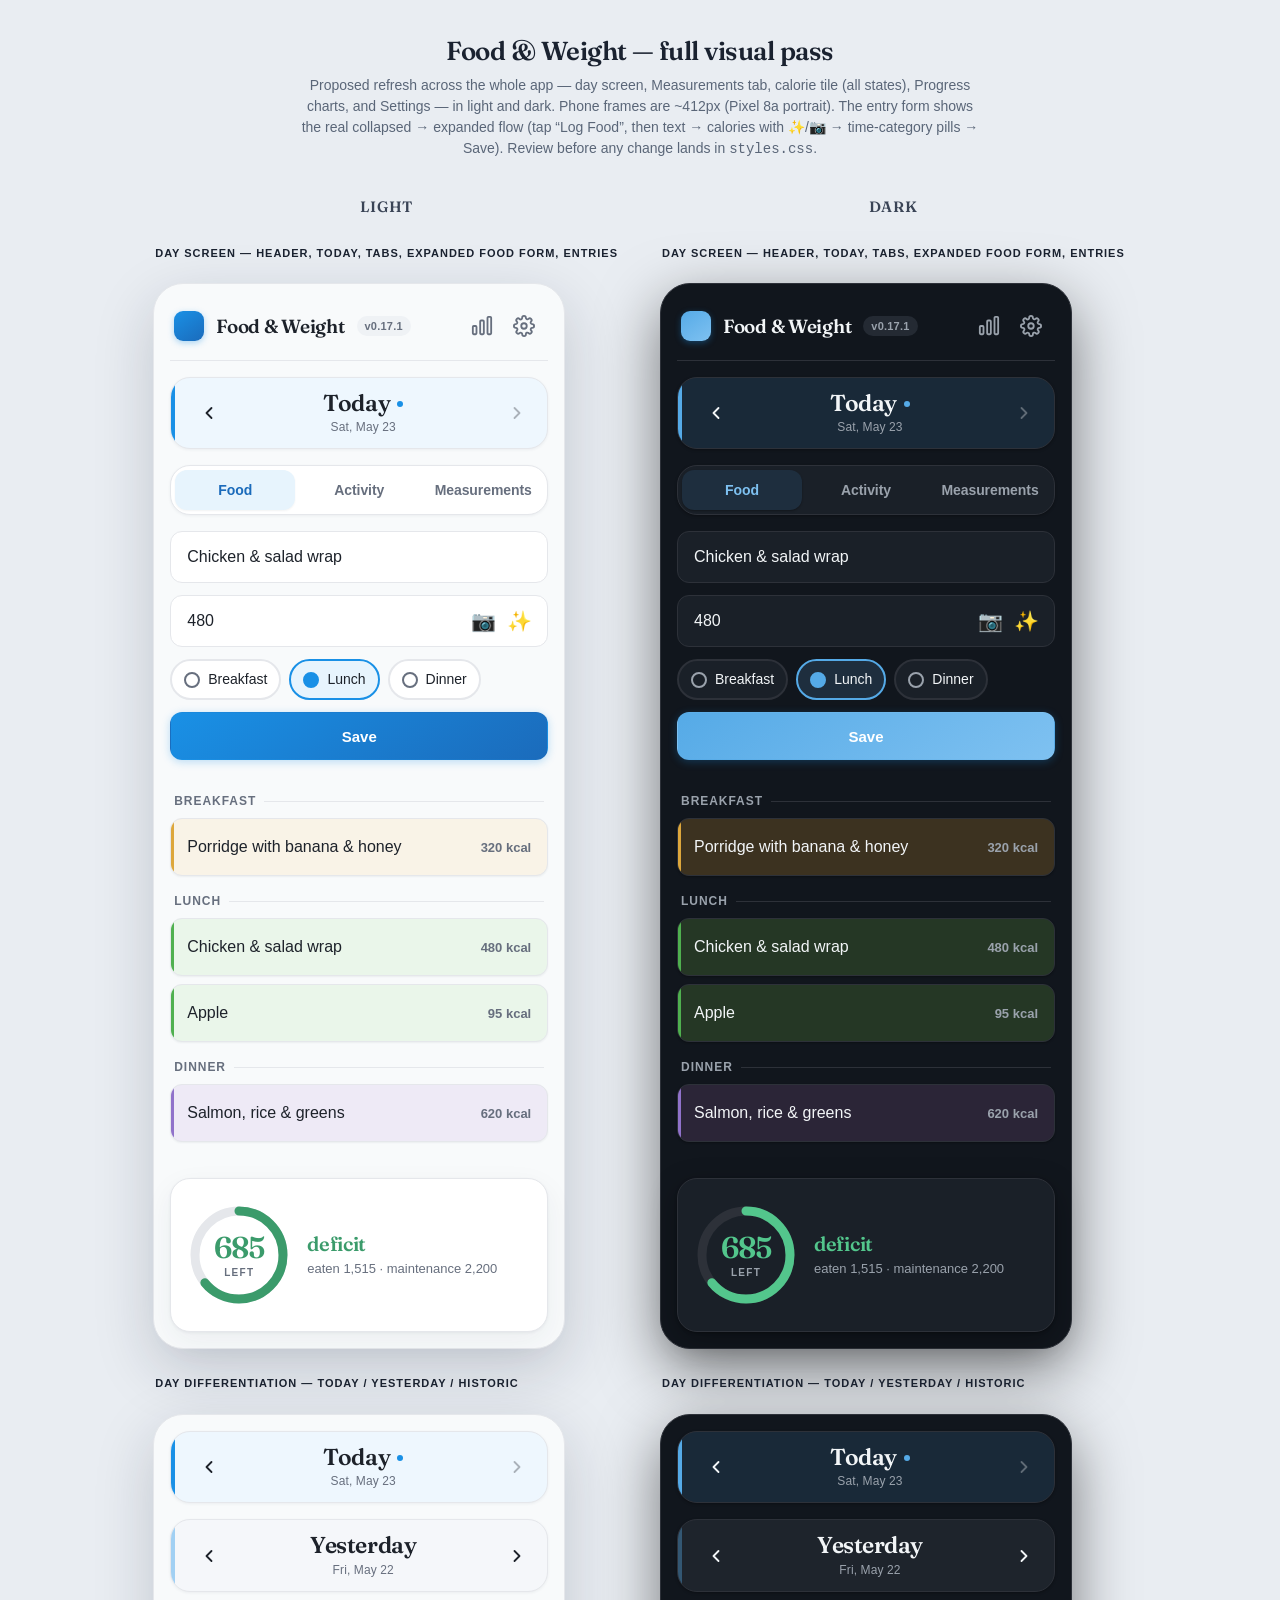
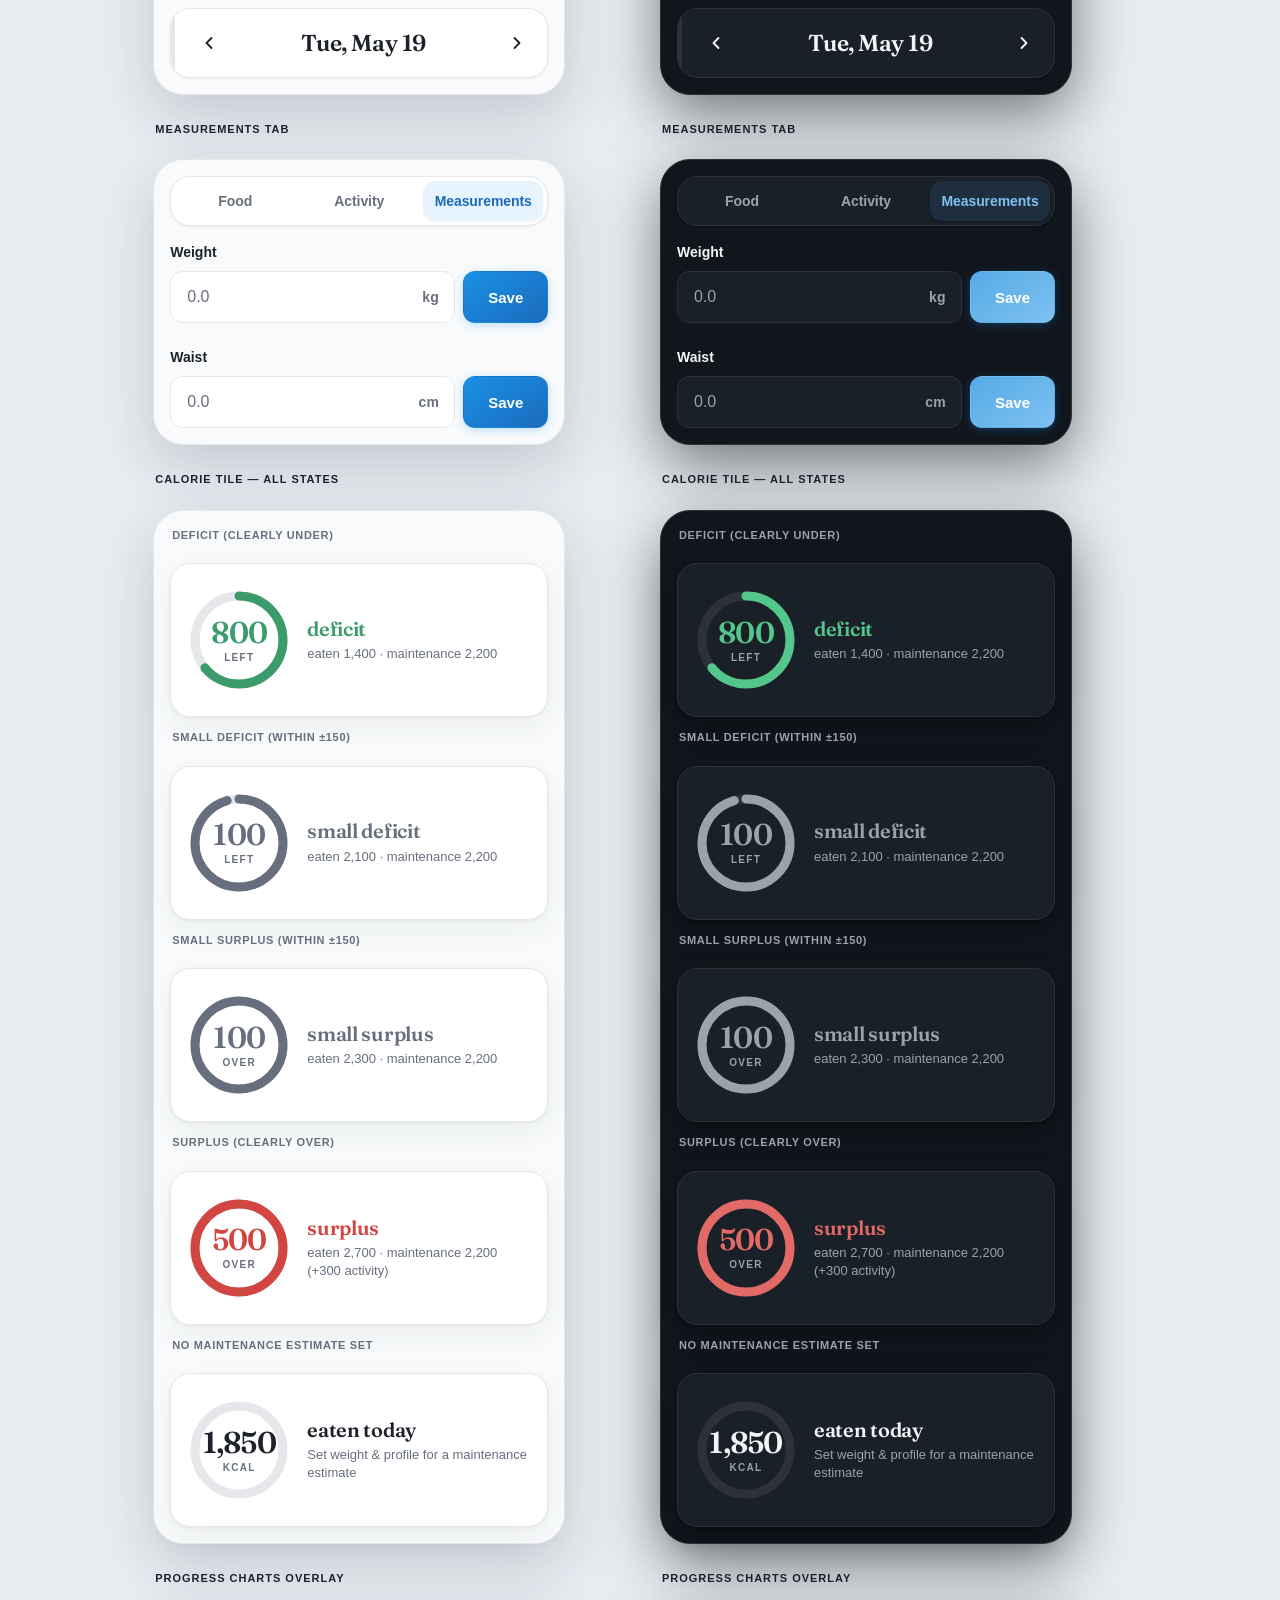
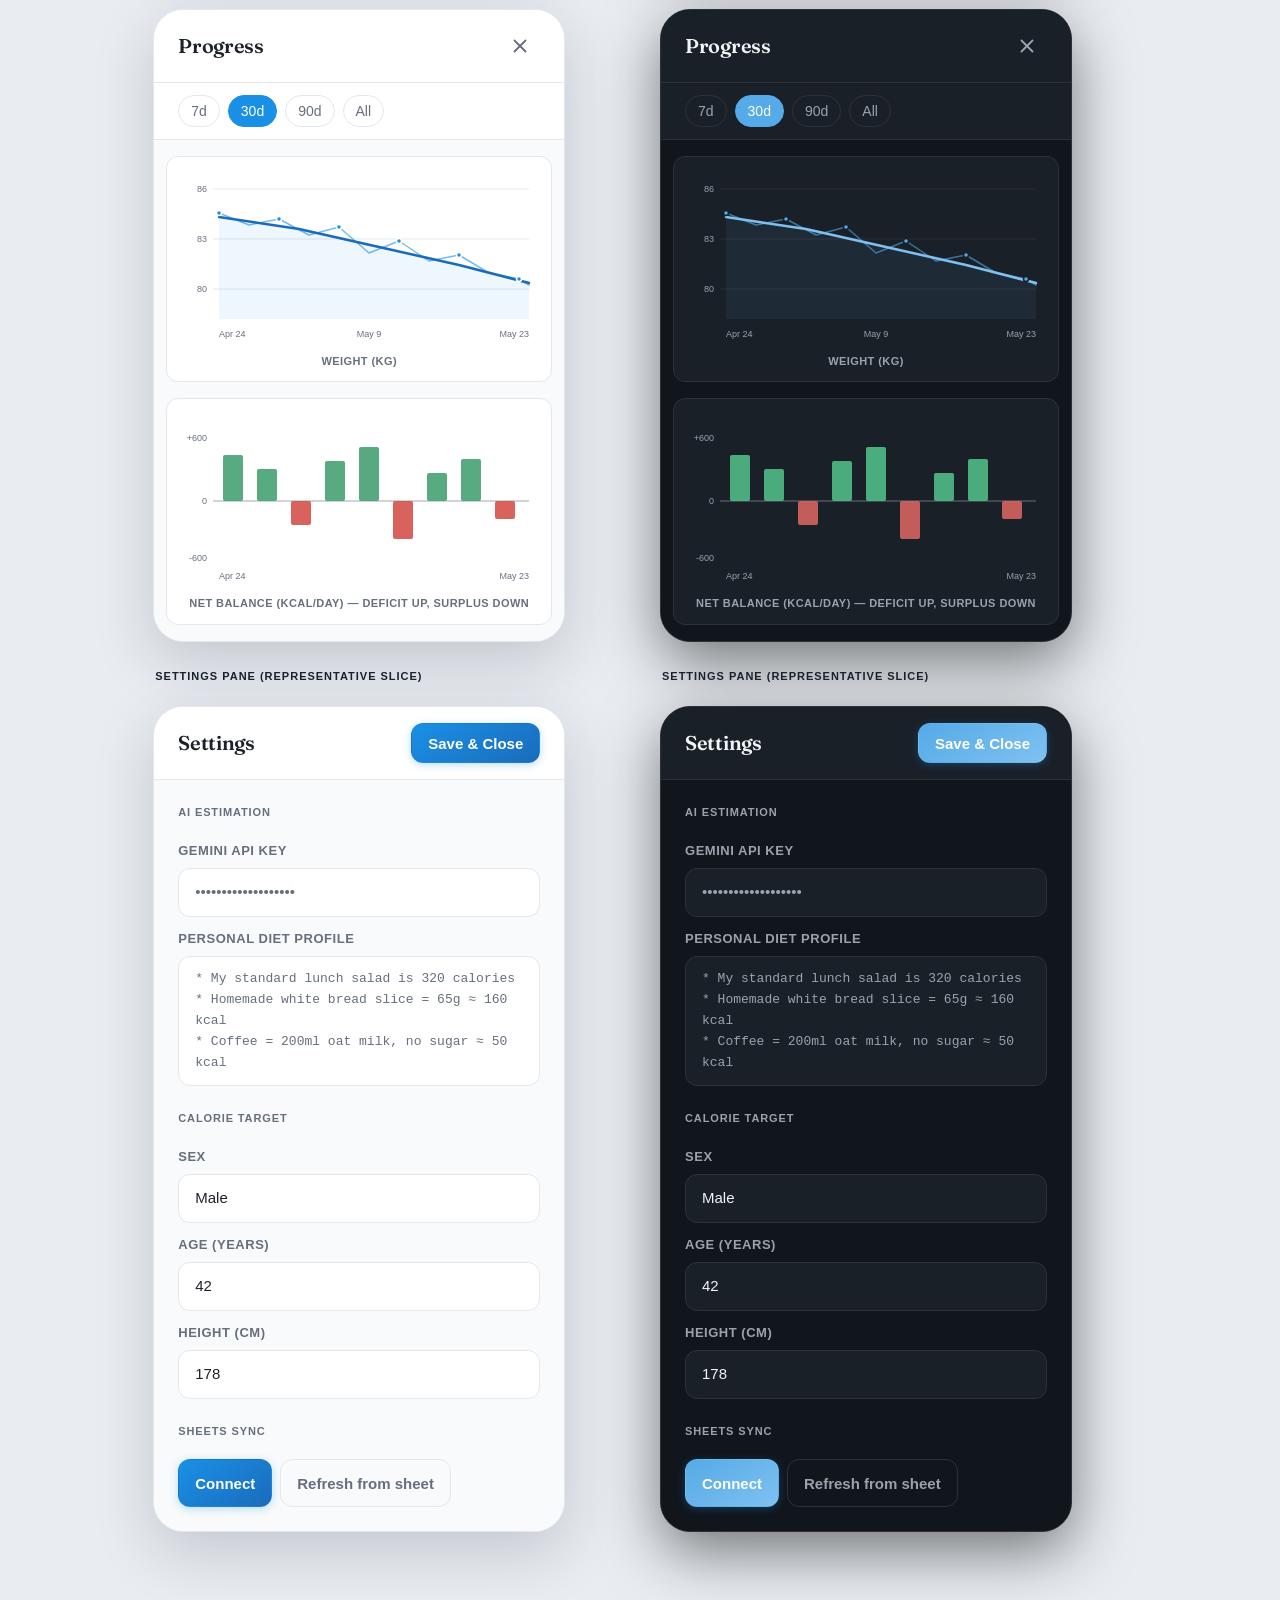
<file: notes/visual-preview.html>
<!DOCTYPE html>
<html lang="en">
<head>
<meta charset="UTF-8">
<meta name="viewport" content="width=device-width, initial-scale=1.0">
<title>Food &amp; Weight — full visual pass preview (v0.17.x)</title>
<link rel="preconnect" href="https://fonts.googleapis.com">
<link rel="preconnect" href="https://fonts.gstatic.com" crossorigin>
<!-- Preview only: Fraunces pulled from Google Fonts so this file renders standalone.
     The live app uses the bundled ./assets/fonts/fraunces-latin.woff2 — unchanged. -->
<link href="https://fonts.googleapis.com/css2?family=Fraunces:opsz,wght@9..144,400;9..144,500;9..144,600;9..144,700&display=swap" rel="stylesheet">
<style>
/* ==================================================================
   PROPOSED VISUAL PASS — grounded in the existing token system, elevated.
   Scoped to .theme-light / .theme-dark so both render at once. These are
   the candidate values to port into styles.css in Phase C.
   ================================================================== */

.theme-light {
  --color-bg: hsl(210 30% 98%);
  --color-surface: hsl(0 0% 100%);
  --color-surface-alt: hsl(210 25% 95%);
  --color-text: hsl(220 18% 14%);
  --color-text-muted: hsl(220 10% 45%);
  --color-accent: hsl(205 80% 50%);
  --color-accent-strong: hsl(210 75% 42%);
  --color-accent-soft: hsl(205 85% 95%);
  --color-border: hsl(220 14% 91%);
  --color-shadow: hsl(220 30% 20% / 0.06);
  --color-shadow-lg: hsl(220 30% 20% / 0.1);
  --color-success: hsl(150 45% 42%);
  --color-danger: hsl(2 62% 54%);
  --color-breakfast: hsl(40 60% 94%);
  --color-morning: hsl(20 60% 94%);
  --color-lunch: hsl(120 40% 94%);
  --color-afternoon: hsl(200 50% 94%);
  --color-dinner: hsl(260 40% 94%);
  --color-evening: hsl(220 40% 92%);
  /* NEW — day-type accents */
  --color-today-tint: hsl(205 85% 96.5%);
  --color-yest-tint: hsl(210 30% 97%);
}

.theme-dark {
  --color-bg: hsl(215 25% 9%);
  --color-surface: hsl(215 22% 13%);
  --color-surface-alt: hsl(215 18% 17%);
  --color-text: hsl(210 25% 96%);
  --color-text-muted: hsl(215 10% 64%);
  --color-accent: hsl(205 75% 62%);
  --color-accent-strong: hsl(205 80% 72%);
  --color-accent-soft: hsl(210 35% 18%);
  --color-border: hsl(220 12% 20%);
  --color-shadow: hsl(0 0% 0% / 0.3);
  --color-shadow-lg: hsl(0 0% 0% / 0.45);
  --color-success: hsl(150 50% 55%);
  --color-danger: hsl(2 68% 64%);
  --color-breakfast: hsl(40 30% 18%);
  --color-morning: hsl(20 30% 18%);
  --color-lunch: hsl(120 20% 18%);
  --color-afternoon: hsl(200 30% 18%);
  --color-dinner: hsl(260 20% 18%);
  --color-evening: hsl(220 30% 16%);
  --color-today-tint: hsl(210 38% 16%);
  --color-yest-tint: hsl(215 20% 14.5%);
}

:root {
  --space-1: 4px;  --space-2: 8px;  --space-3: 12px; --space-4: 16px;
  --space-5: 24px; --space-6: 32px; --space-7: 48px;
  --radius-sm: 8px; --radius-md: 12px; --radius-lg: 20px; --radius-pill: 999px;
  --font: -apple-system, BlinkMacSystemFont, "Segoe UI", Roboto, "Helvetica Neue", Arial, sans-serif;
  --font-display: "Fraunces", Georgia, "Times New Roman", serif;
  --font-mono: ui-monospace, SFMono-Regular, Menlo, Consolas, monospace;
}

/* ---- preview chrome (not part of the app) ---- */
* { box-sizing: border-box; }
body {
  margin: 0;
  font-family: var(--font);
  background: #e9edf2;
  color: #1a2230;
  padding: 32px 16px 80px;
  line-height: 1.5;
}
.page-title {
  font-family: var(--font-display);
  font-weight: 600; font-size: 26px;
  text-align: center; margin: 0 0 4px; letter-spacing: -0.02em;
}
.page-sub {
  text-align: center; color: #5a6678; font-size: 14px;
  margin: 0 auto 36px; max-width: 680px;
}
.modes { display: flex; flex-wrap: wrap; gap: 40px; justify-content: center; align-items: flex-start; }
.mode-col { display: flex; flex-direction: column; gap: 22px; }
.mode-label {
  font-family: var(--font-display); font-weight: 600; font-size: 15px;
  letter-spacing: 0.06em; text-transform: uppercase; text-align: center; color: #3a4456;
}
.section-cap {
  font-size: 11px; font-weight: 700; letter-spacing: 0.09em; text-transform: uppercase;
  color: var(--color-text-muted); margin: 4px 2px 0;
}

/* phone frame */
.phone {
  width: 412px; border-radius: 30px; padding: 16px;
  background: var(--color-bg); color: var(--color-text); border: 1px solid var(--color-border);
  box-shadow: 0 20px 60px rgba(20,30,50,0.18);
  display: flex; flex-direction: column; gap: var(--space-4);
}
.theme-dark.phone { box-shadow: 0 20px 60px rgba(0,0,0,0.5); }

/* ==================================================================
   APP STYLES (the actual proposed look)
   ================================================================== */

/* ---- app header ---- */
.app-header {
  display: flex; align-items: center; gap: var(--space-3);
  padding: 6px 4px 14px; border-bottom: 1px solid var(--color-border);
}
.brand-mark {
  width: 30px; height: 30px; border-radius: 9px; flex-shrink: 0;
  background: linear-gradient(145deg, var(--color-accent), var(--color-accent-strong));
  box-shadow: 0 2px 6px hsl(205 80% 50% / 0.35);
}
.brand-name {
  font-family: var(--font-display); font-weight: 600; font-size: 19px;
  letter-spacing: -0.015em; color: var(--color-text);
}
.brand-version {
  font-size: 11px; font-weight: 600; color: var(--color-text-muted);
  background: var(--color-surface-alt); padding: 2px 8px; border-radius: var(--radius-pill);
  font-variant-numeric: tabular-nums; letter-spacing: 0.02em;
}
.header-actions { display: flex; align-items: center; gap: 2px; margin-left: auto; }
.icon-btn {
  width: 40px; height: 40px; border-radius: var(--radius-sm); color: var(--color-text-muted);
  background: none; border: none; display: grid; place-items: center;
}
.icon-btn svg { width: 22px; height: 22px; }

/* ---- DATE NAV (Item 3) ---- */
.date-nav {
  position: relative; display: flex; align-items: center; gap: var(--space-3);
  padding: var(--space-3) var(--space-2) var(--space-3) var(--space-4);
  background: var(--color-surface); border: 1px solid var(--color-border);
  border-radius: var(--radius-lg); box-shadow: 0 1px 3px var(--color-shadow); overflow: hidden;
}
.date-nav::before {
  content: ""; position: absolute; left: 0; top: 0; bottom: 0; width: 4px; background: transparent;
}
.date-nav[data-daytype="today"] { background: var(--color-today-tint); }
.date-nav[data-daytype="today"]::before { background: var(--color-accent); }
.date-nav[data-daytype="yesterday"] { background: var(--color-yest-tint); }
.date-nav[data-daytype="yesterday"]::before { background: color-mix(in srgb, var(--color-accent) 38%, transparent); }
.date-nav[data-daytype="past"]::before { background: var(--color-border); }
.date-nav-btn {
  width: 44px; height: 44px; display: grid; place-items: center; border: none;
  background: transparent; color: var(--color-text); border-radius: var(--radius-md); flex-shrink: 0;
}
.date-nav-btn svg { width: 20px; height: 20px; }
.date-nav-btn[aria-disabled="true"] { opacity: 0.32; }
.date-nav-label { flex: 1; text-align: center; min-width: 0; }
.date-nav-main {
  margin: 0; font-family: var(--font-display); font-size: 23px; font-weight: 600;
  letter-spacing: -0.02em; line-height: 1.15; color: var(--color-text);
}
.date-nav-sub { margin: 2px 0 0; font-size: 12px; font-weight: 500; color: var(--color-text-muted); letter-spacing: 0.01em; }
.today-pip { display: inline-block; width: 6px; height: 6px; border-radius: 50%; background: var(--color-accent); margin-left: 7px; vertical-align: 0.18em; }

/* ---- TABS ---- */
.tabs {
  display: grid; grid-template-columns: repeat(3, 1fr); gap: 4px; padding: 4px;
  background: var(--color-surface); border: 1px solid var(--color-border);
  border-radius: var(--radius-lg); box-shadow: 0 1px 3px var(--color-shadow);
}
.tab {
  font-size: 14px; font-weight: 600; padding: var(--space-3) var(--space-2); border: none;
  background: transparent; color: var(--color-text-muted); border-radius: var(--radius-md);
  min-height: 40px; letter-spacing: -0.005em;
}
.tab.is-active { background: var(--color-accent-soft); color: var(--color-accent-strong); box-shadow: 0 1px 2px var(--color-shadow); }

/* ---- BUTTONS ---- */
.btn {
  font-size: 15px; font-weight: 600; padding: var(--space-3) var(--space-4);
  border: 1px solid transparent; border-radius: var(--radius-md); min-height: 48px;
  white-space: nowrap; cursor: pointer;
}
.btn-primary { background: linear-gradient(145deg, var(--color-accent), var(--color-accent-strong)); color: #fff; box-shadow: 0 2px 8px hsl(205 80% 50% / 0.28); }
.btn-ghost { background: transparent; color: var(--color-text-muted); border-color: var(--color-border); }
.btn-block { width: 100%; }

/* ---- ENTRY FORM (the real collapsed -> expanded flow) ---- */
.entry-form { display: flex; flex-direction: column; gap: var(--space-3); }
.entry-input-wrap { position: relative; }
.entry-input {
  width: 100%; font-size: 16px; padding: 13px var(--space-4);
  border: 1px solid var(--color-border); background: var(--color-surface);
  color: var(--color-text); border-radius: var(--radius-md); min-height: 48px;
}
.entry-input.is-placeholder { color: var(--color-text-muted); }
.entry-input:focus, .entry-input.is-focused {
  outline: none; border-color: var(--color-accent); box-shadow: 0 0 0 3px var(--color-accent-soft);
}
.cal-wrap .entry-input { padding-right: 86px; }
.ai-button, .camera-button {
  position: absolute; top: 50%; transform: translateY(-50%); background: none;
  border: none; font-size: 20px; padding: var(--space-2); cursor: pointer; line-height: 1;
}
.ai-button { right: 8px; }
.camera-button { right: 44px; }
.has-unit .entry-input { padding-right: 48px; }
.entry-input-unit {
  position: absolute; right: var(--space-4); top: 50%; transform: translateY(-50%);
  color: var(--color-text-muted); font-size: 14px; font-weight: 600; letter-spacing: 0.02em;
}
.category-pills { display: flex; gap: var(--space-2); flex-wrap: wrap; align-items: center; }
.category-pill {
  display: flex; align-items: center; gap: var(--space-2); padding: var(--space-2) var(--space-3);
  border: 2px solid var(--color-border); background: var(--color-surface);
  border-radius: var(--radius-pill); font-size: 14px; font-weight: 500; user-select: none;
}
.category-radio {
  width: 16px; height: 16px; border: 2px solid var(--color-text-muted); border-radius: 50%;
  appearance: none; -webkit-appearance: none; flex-shrink: 0;
}
.category-radio.is-checked { border-color: var(--color-accent); background: var(--color-accent); }
.category-pill.is-checked { border-color: var(--color-accent); background: var(--color-accent-soft); }

/* ---- ENTRY LIST ---- */
.category-header {
  margin: var(--space-4) 0 var(--space-2); font-size: 12px; font-weight: 700;
  color: var(--color-text-muted); letter-spacing: 0.08em; text-transform: uppercase;
  padding: 0 var(--space-1); display: flex; align-items: center; gap: 8px;
}
.category-header::after { content: ""; flex: 1; height: 1px; background: var(--color-border); }
.entry {
  background: var(--color-surface); border: 1px solid var(--color-border);
  border-radius: var(--radius-md); box-shadow: 0 1px 2px var(--color-shadow);
  margin-bottom: var(--space-2); overflow: hidden; position: relative;
}
/* combine: soft pastel category wash + a stronger left edge in the same hue */
.entry.category-breakfast { background: var(--color-breakfast); }
.entry.category-morning   { background: var(--color-morning); }
.entry.category-lunch     { background: var(--color-lunch); }
.entry.category-afternoon { background: var(--color-afternoon); }
.entry.category-dinner    { background: var(--color-dinner); }
.entry.category-evening   { background: var(--color-evening); }
.entry::before { content: ""; position: absolute; left: 0; top: 0; bottom: 0; width: 3px; }
.entry.category-breakfast::before { background: hsl(40 70% 55%); }
.entry.category-morning::before   { background: hsl(20 70% 58%); }
.entry.category-lunch::before     { background: hsl(120 38% 50%); }
.entry.category-afternoon::before { background: hsl(200 60% 52%); }
.entry.category-dinner::before    { background: hsl(260 45% 62%); }
.entry.category-evening::before   { background: hsl(220 45% 58%); }
.entry-row { display: flex; align-items: baseline; gap: var(--space-4); padding: var(--space-4); min-height: 56px; }
.entry-text { flex: 1; color: var(--color-text); font-size: 16px; word-break: break-word; }
.entry-calories { flex-shrink: 0; font-size: 13px; font-weight: 600; font-variant-numeric: tabular-nums; color: var(--color-text-muted); }

/* ---- MEASUREMENTS ---- */
.measurements-forms { display: flex; flex-direction: column; gap: var(--space-5); }
.measurement-form { display: flex; flex-direction: column; gap: var(--space-2); }
.measurement-label { font-weight: 600; color: var(--color-text); font-size: 14px; }
.measurement-row { display: flex; gap: var(--space-2); align-items: stretch; }
.measurement-row .entry-input-wrap { flex: 1; }
.measurement-row .btn { flex: 0 0 auto; padding-inline: var(--space-5); }

/* ==================================================================
   CALORIE TILE — the hero
   ================================================================== */
.calories-total {
  display: flex; align-items: center; gap: var(--space-4); margin-top: var(--space-3);
  padding: var(--space-5) var(--space-4); background: var(--color-surface);
  border: 1px solid var(--color-border); border-radius: var(--radius-lg);
  box-shadow: 0 1px 3px var(--color-shadow), 0 10px 30px var(--color-shadow);
}
.cal-ring { position: relative; flex-shrink: 0; width: 104px; height: 104px; }
.cal-ring svg { width: 100%; height: 100%; transform: rotate(-90deg); overflow: visible; }
.cal-ring-track { fill: none; stroke: var(--color-border); stroke-width: 9; }
.cal-ring-fill { fill: none; stroke: var(--color-accent); stroke-width: 9; stroke-linecap: round; }
.cal-ring-inner { position: absolute; inset: 0; display: flex; flex-direction: column; align-items: center; justify-content: center; text-align: center; line-height: 1; }
.cal-hero { font-family: var(--font-display); font-variant-numeric: tabular-nums; font-size: 30px; font-weight: 600; letter-spacing: -0.025em; line-height: 1; color: var(--color-text); }
.cal-hero-unit { margin-top: 5px; font-size: 10px; font-weight: 700; letter-spacing: 0.13em; text-transform: uppercase; color: var(--color-text-muted); }
.cal-text { flex: 1; min-width: 0; display: flex; flex-direction: column; gap: 5px; }
.cal-status { font-family: var(--font-display); font-size: 20px; font-weight: 600; letter-spacing: -0.015em; line-height: 1.12; color: var(--color-text); text-transform: lowercase; }
.cal-detail { font-size: 13px; font-weight: 500; color: var(--color-text-muted); font-variant-numeric: tabular-nums; line-height: 1.35; }
/* state colors — order matters: is-near wins over under/over */
.calories-total.is-under .cal-ring-fill { stroke: var(--color-success); }
.calories-total.is-over  .cal-ring-fill { stroke: var(--color-danger); }
.calories-total.is-muted .cal-ring-fill { stroke: var(--color-text-muted); }
.calories-total.is-under .cal-hero, .calories-total.is-under .cal-status { color: var(--color-success); }
.calories-total.is-over  .cal-hero, .calories-total.is-over  .cal-status { color: var(--color-danger); }
.calories-total.is-near  .cal-ring-fill { stroke: var(--color-text-muted); }
.calories-total.is-near  .cal-hero, .calories-total.is-near  .cal-status { color: var(--color-text-muted); }
.tile-grid { display: flex; flex-direction: column; gap: var(--space-3); }
.tile-state-cap { font-size: 11px; font-weight: 700; letter-spacing: 0.06em; text-transform: uppercase; color: var(--color-text-muted); margin-bottom: -4px; padding-left: 2px; }

/* ==================================================================
   SETTINGS PANE
   ================================================================== */
.settings-panel {
  background: var(--color-bg); border-radius: var(--radius-lg); overflow: hidden;
  border: 1px solid var(--color-border); display: flex; flex-direction: column;
}
.settings-header {
  display: flex; align-items: center; justify-content: space-between;
  padding: var(--space-4) var(--space-5); border-bottom: 1px solid var(--color-border);
  background: var(--color-surface);
}
.settings-title { font-family: var(--font-display); font-size: 20px; font-weight: 600; letter-spacing: -0.015em; color: var(--color-text); }
.settings-body { padding: var(--space-5); display: flex; flex-direction: column; gap: var(--space-5); }
.settings-section-title { font-size: 11px; font-weight: 700; letter-spacing: 0.08em; text-transform: uppercase; color: var(--color-text-muted); margin: 0 0 var(--space-2); }
.section-block { display: flex; flex-direction: column; gap: var(--space-3); }
.ai-config-section { display: flex; flex-direction: column; gap: var(--space-2); }
.ai-config-label { font-size: 13px; font-weight: 600; color: var(--color-text-muted); letter-spacing: 0.04em; text-transform: uppercase; }
.ai-config-input {
  width: 100%; padding: var(--space-3) var(--space-4); font-size: 15px; font-family: var(--font);
  color: var(--color-text); background: var(--color-surface); border: 1px solid var(--color-border);
  border-radius: var(--radius-md); min-height: 44px;
}
.ai-config-input.is-placeholder { color: var(--color-text-muted); }
.ai-config-textarea {
  width: 100%; padding: var(--space-3) var(--space-4); font-family: var(--font-mono); font-size: 13px;
  line-height: 1.6; color: var(--color-text-muted); background: var(--color-surface);
  border: 1px solid var(--color-border); border-radius: var(--radius-md); min-height: 96px; white-space: pre-wrap;
}
.ai-config-hint { margin: 0; font-size: 12px; color: var(--color-text-muted); line-height: 1.5; }
.settings-sync { display: flex; flex-wrap: wrap; gap: var(--space-2); align-items: center; }

/* ==================================================================
   PROGRESS CHARTS
   ================================================================== */
.progress-range-chips {
  display: flex; gap: var(--space-2); padding: var(--space-3) var(--space-5);
  border-bottom: 1px solid var(--color-border); background: var(--color-surface);
}
.range-chip {
  padding: 5px var(--space-3); border-radius: var(--radius-pill); border: 1px solid var(--color-border);
  background: none; color: var(--color-text-muted); font-size: 14px; font-weight: 500; min-height: 32px;
}
.range-chip.is-active { background: var(--color-accent); border-color: var(--color-accent); color: #fff; }
.progress-charts { padding: var(--space-4) var(--space-3); display: flex; flex-direction: column; gap: var(--space-4); }
.chart { margin: 0; background: var(--color-surface); border-radius: var(--radius-md); padding: var(--space-3); border: 1px solid var(--color-border); }
.chart svg { width: 100%; height: auto; display: block; }
.chart-label { margin-top: var(--space-1); font-size: 11px; font-weight: 600; letter-spacing: 0.04em; text-transform: uppercase; color: var(--color-text-muted); text-align: center; }
.c-grid { stroke: var(--color-border); stroke-width: 1; }
.c-zero { stroke: var(--color-text-muted); stroke-width: 1; opacity: 0.6; }
.c-axis { fill: var(--color-text-muted); font-size: 9px; font-family: var(--font); }
/* raw daily weights = thin + faint; rolling 7-day trend = bold accent-strong */
.c-line-raw { fill: none; stroke: var(--color-accent); stroke-width: 1.5; opacity: 0.6; stroke-linecap: round; stroke-linejoin: round; }
.c-line-trend { fill: none; stroke: var(--color-accent-strong); stroke-width: 2.5; stroke-linecap: round; stroke-linejoin: round; }
.c-area { fill: var(--color-accent); opacity: 0.07; }
.c-dot { fill: var(--color-accent); stroke: var(--color-surface); stroke-width: 1.5; }
.c-goal { stroke: var(--color-accent-strong); stroke-dasharray: 4 3; stroke-width: 1.5; opacity: 0.55; }
.c-bar-under { fill: var(--color-success); opacity: 0.85; }
.c-bar-over  { fill: var(--color-danger);  opacity: 0.85; }
</style>
</head>
<body>

<h1 class="page-title">Food &amp; Weight — full visual pass</h1>
<p class="page-sub">
  Proposed refresh across the whole app — day screen, Measurements tab, calorie tile (all states),
  Progress charts, and Settings — in light and dark. Phone frames are ~412px (Pixel&nbsp;8a portrait).
  The entry form shows the real collapsed&nbsp;→&nbsp;expanded flow (tap “Log Food”, then text&nbsp;→ calories with
  ✨/📷&nbsp;→ time-category pills → Save). Review before any change lands in <code>styles.css</code>.
</p>

<div class="modes">
<!-- ============================================================ -->
<!-- =================== LIGHT COLUMN =========================== -->
<!-- ============================================================ -->
<div class="mode-col">
  <div class="mode-label">Light</div>

  <!-- ---- Day screen (hero) ---- -->
  <div class="section-cap">Day screen — header, today, tabs, expanded Food form, entries</div>
  <div class="theme-light phone">
    <div class="app-header">
      <div class="brand-mark"></div>
      <span class="brand-name">Food &amp; Weight</span>
      <span class="brand-version">v0.17.1</span>
      <div class="header-actions">
        <button class="icon-btn" aria-label="Progress charts"><svg viewBox="0 0 24 24" fill="none" stroke="currentColor" stroke-width="2" stroke-linecap="round" stroke-linejoin="round"><rect x="2" y="12" width="4" height="9" rx="1"/><rect x="10" y="6" width="4" height="15" rx="1"/><rect x="18" y="2" width="4" height="19" rx="1"/></svg></button>
        <button class="icon-btn" aria-label="Settings"><svg viewBox="0 0 24 24" fill="none" stroke="currentColor" stroke-width="2" stroke-linecap="round" stroke-linejoin="round"><circle cx="12" cy="12" r="3"/><path d="M19.4 15a1.65 1.65 0 0 0 .33 1.82l.06.06a2 2 0 0 1-2.83 2.83l-.06-.06a1.65 1.65 0 0 0-1.82-.33 1.65 1.65 0 0 0-1 1.51V21a2 2 0 0 1-4 0v-.09A1.65 1.65 0 0 0 9 19.4a1.65 1.65 0 0 0-1.82.33l-.06.06a2 2 0 0 1-2.83-2.83l.06-.06A1.65 1.65 0 0 0 4.68 15a1.65 1.65 0 0 0-1.51-1H3a2 2 0 0 1 0-4h.09A1.65 1.65 0 0 0 4.6 9a1.65 1.65 0 0 0-.33-1.82l-.06-.06a2 2 0 0 1 2.83-2.83l.06.06A1.65 1.65 0 0 0 9 4.68a1.65 1.65 0 0 0 1-1.51V3a2 2 0 0 1 4 0v.09a1.65 1.65 0 0 0 1 1.51 1.65 1.65 0 0 0 1.82-.33l.06-.06a2 2 0 0 1 2.83 2.83l-.06.06A1.65 1.65 0 0 0 19.4 9a1.65 1.65 0 0 0 1.51 1H21a2 2 0 0 1 0 4h-.09a1.65 1.65 0 0 0-1.51 1z"/></svg></button>
      </div>
    </div>

    <div class="date-nav" data-daytype="today">
      <button class="date-nav-btn"><svg viewBox="0 0 24 24"><path fill="none" stroke="currentColor" stroke-width="2.2" stroke-linecap="round" stroke-linejoin="round" d="M15 6l-6 6 6 6"/></svg></button>
      <div class="date-nav-label"><h1 class="date-nav-main">Today<span class="today-pip"></span></h1><p class="date-nav-sub">Sat, May 23</p></div>
      <button class="date-nav-btn" aria-disabled="true"><svg viewBox="0 0 24 24"><path fill="none" stroke="currentColor" stroke-width="2.2" stroke-linecap="round" stroke-linejoin="round" d="M9 6l6 6-6 6"/></svg></button>
    </div>

    <nav class="tabs"><button class="tab is-active">Food</button><button class="tab">Activity</button><button class="tab">Measurements</button></nav>

    <!-- expanded Food form (after tapping "Log Food") -->
    <form class="entry-form">
      <div class="entry-input-wrap"><div class="entry-input">Chicken &amp; salad wrap</div></div>
      <div class="entry-input-wrap cal-wrap">
        <div class="entry-input">480</div>
        <button class="camera-button" type="button">&#128247;</button>
        <button class="ai-button" type="button">&#10024;</button>
      </div>
      <div class="category-pills">
        <label class="category-pill"><span class="category-radio"></span><span>Breakfast</span></label>
        <label class="category-pill is-checked"><span class="category-radio is-checked"></span><span>Lunch</span></label>
        <label class="category-pill"><span class="category-radio"></span><span>Dinner</span></label>
      </div>
      <button class="btn btn-primary btn-block" type="button">Save</button>
    </form>

    <div>
      <div class="category-header">Breakfast</div>
      <div class="entry category-breakfast"><div class="entry-row"><span class="entry-text">Porridge with banana &amp; honey</span><span class="entry-calories">320 kcal</span></div></div>
      <div class="category-header">Lunch</div>
      <div class="entry category-lunch"><div class="entry-row"><span class="entry-text">Chicken &amp; salad wrap</span><span class="entry-calories">480 kcal</span></div></div>
      <div class="entry category-lunch"><div class="entry-row"><span class="entry-text">Apple</span><span class="entry-calories">95 kcal</span></div></div>
      <div class="category-header">Dinner</div>
      <div class="entry category-dinner"><div class="entry-row"><span class="entry-text">Salmon, rice &amp; greens</span><span class="entry-calories">620 kcal</span></div></div>
    </div>

    <div class="calories-total is-under">
      <div class="cal-ring"><svg viewBox="0 0 104 104"><circle class="cal-ring-track" cx="52" cy="52" r="44"/><circle class="cal-ring-fill" cx="52" cy="52" r="44" stroke-dasharray="276.46" stroke-dashoffset="99.5"/></svg><div class="cal-ring-inner"><div class="cal-hero">685</div><div class="cal-hero-unit">left</div></div></div>
      <div class="cal-text"><div class="cal-status">deficit</div><div class="cal-detail">eaten 1,515 &middot; maintenance 2,200</div></div>
    </div>
  </div>

  <!-- ---- Day headers ---- -->
  <div class="section-cap">Day differentiation — today / yesterday / historic</div>
  <div class="theme-light phone">
    <div class="date-nav" data-daytype="today">
      <button class="date-nav-btn"><svg viewBox="0 0 24 24"><path fill="none" stroke="currentColor" stroke-width="2.2" stroke-linecap="round" stroke-linejoin="round" d="M15 6l-6 6 6 6"/></svg></button>
      <div class="date-nav-label"><h1 class="date-nav-main">Today<span class="today-pip"></span></h1><p class="date-nav-sub">Sat, May 23</p></div>
      <button class="date-nav-btn" aria-disabled="true"><svg viewBox="0 0 24 24"><path fill="none" stroke="currentColor" stroke-width="2.2" stroke-linecap="round" stroke-linejoin="round" d="M9 6l6 6-6 6"/></svg></button>
    </div>
    <div class="date-nav" data-daytype="yesterday">
      <button class="date-nav-btn"><svg viewBox="0 0 24 24"><path fill="none" stroke="currentColor" stroke-width="2.2" stroke-linecap="round" stroke-linejoin="round" d="M15 6l-6 6 6 6"/></svg></button>
      <div class="date-nav-label"><h1 class="date-nav-main">Yesterday</h1><p class="date-nav-sub">Fri, May 22</p></div>
      <button class="date-nav-btn"><svg viewBox="0 0 24 24"><path fill="none" stroke="currentColor" stroke-width="2.2" stroke-linecap="round" stroke-linejoin="round" d="M9 6l6 6-6 6"/></svg></button>
    </div>
    <div class="date-nav" data-daytype="past">
      <button class="date-nav-btn"><svg viewBox="0 0 24 24"><path fill="none" stroke="currentColor" stroke-width="2.2" stroke-linecap="round" stroke-linejoin="round" d="M15 6l-6 6 6 6"/></svg></button>
      <div class="date-nav-label"><h1 class="date-nav-main">Tue, May 19</h1></div>
      <button class="date-nav-btn"><svg viewBox="0 0 24 24"><path fill="none" stroke="currentColor" stroke-width="2.2" stroke-linecap="round" stroke-linejoin="round" d="M9 6l6 6-6 6"/></svg></button>
    </div>
  </div>

  <!-- ---- Measurements tab ---- -->
  <div class="section-cap">Measurements tab</div>
  <div class="theme-light phone">
    <nav class="tabs"><button class="tab">Food</button><button class="tab">Activity</button><button class="tab is-active">Measurements</button></nav>
    <div class="measurements-forms">
      <form class="measurement-form">
        <label class="measurement-label">Weight</label>
        <div class="measurement-row">
          <div class="entry-input-wrap has-unit"><div class="entry-input is-placeholder">0.0</div><span class="entry-input-unit">kg</span></div>
          <button class="btn btn-primary" type="button">Save</button>
        </div>
      </form>
      <form class="measurement-form">
        <label class="measurement-label">Waist</label>
        <div class="measurement-row">
          <div class="entry-input-wrap has-unit"><div class="entry-input is-placeholder">0.0</div><span class="entry-input-unit">cm</span></div>
          <button class="btn btn-primary" type="button">Save</button>
        </div>
      </form>
    </div>
  </div>

  <!-- ---- Calorie tile states ---- -->
  <div class="section-cap">Calorie tile — all states</div>
  <div class="theme-light phone tile-grid">
    <div class="tile-state-cap">Deficit (clearly under)</div>
    <div class="calories-total is-under"><div class="cal-ring"><svg viewBox="0 0 104 104"><circle class="cal-ring-track" cx="52" cy="52" r="44"/><circle class="cal-ring-fill" cx="52" cy="52" r="44" stroke-dasharray="276.46" stroke-dashoffset="99.5"/></svg><div class="cal-ring-inner"><div class="cal-hero">800</div><div class="cal-hero-unit">left</div></div></div><div class="cal-text"><div class="cal-status">deficit</div><div class="cal-detail">eaten 1,400 &middot; maintenance 2,200</div></div></div>
    <div class="tile-state-cap">Small deficit (within ±150)</div>
    <div class="calories-total is-under is-near"><div class="cal-ring"><svg viewBox="0 0 104 104"><circle class="cal-ring-track" cx="52" cy="52" r="44"/><circle class="cal-ring-fill" cx="52" cy="52" r="44" stroke-dasharray="276.46" stroke-dashoffset="12.4"/></svg><div class="cal-ring-inner"><div class="cal-hero">100</div><div class="cal-hero-unit">left</div></div></div><div class="cal-text"><div class="cal-status">small deficit</div><div class="cal-detail">eaten 2,100 &middot; maintenance 2,200</div></div></div>
    <div class="tile-state-cap">Small surplus (within ±150)</div>
    <div class="calories-total is-over is-near"><div class="cal-ring"><svg viewBox="0 0 104 104"><circle class="cal-ring-track" cx="52" cy="52" r="44"/><circle class="cal-ring-fill" cx="52" cy="52" r="44" stroke-dasharray="276.46" stroke-dashoffset="0"/></svg><div class="cal-ring-inner"><div class="cal-hero">100</div><div class="cal-hero-unit">over</div></div></div><div class="cal-text"><div class="cal-status">small surplus</div><div class="cal-detail">eaten 2,300 &middot; maintenance 2,200</div></div></div>
    <div class="tile-state-cap">Surplus (clearly over)</div>
    <div class="calories-total is-over"><div class="cal-ring"><svg viewBox="0 0 104 104"><circle class="cal-ring-track" cx="52" cy="52" r="44"/><circle class="cal-ring-fill" cx="52" cy="52" r="44" stroke-dasharray="276.46" stroke-dashoffset="0"/></svg><div class="cal-ring-inner"><div class="cal-hero">500</div><div class="cal-hero-unit">over</div></div></div><div class="cal-text"><div class="cal-status">surplus</div><div class="cal-detail">eaten 2,700 &middot; maintenance 2,200 (+300 activity)</div></div></div>
    <div class="tile-state-cap">No maintenance estimate set</div>
    <div class="calories-total is-muted"><div class="cal-ring"><svg viewBox="0 0 104 104"><circle class="cal-ring-track" cx="52" cy="52" r="44"/><circle class="cal-ring-fill" cx="52" cy="52" r="44" stroke-dasharray="276.46" stroke-dashoffset="276.46"/></svg><div class="cal-ring-inner"><div class="cal-hero">1,850</div><div class="cal-hero-unit">kcal</div></div></div><div class="cal-text"><div class="cal-status">eaten today</div><div class="cal-detail">Set weight &amp; profile for a maintenance estimate</div></div></div>
  </div>

  <!-- ---- Progress overlay ---- -->
  <div class="section-cap">Progress charts overlay</div>
  <div class="theme-light phone" style="padding:0;overflow:hidden;gap:0;">
    <div class="settings-panel" style="border:none;border-radius:0;">
      <div class="settings-header"><span class="settings-title">Progress</span><button class="icon-btn" aria-label="Close"><svg viewBox="0 0 24 24" fill="none" stroke="currentColor" stroke-width="2" stroke-linecap="round" stroke-linejoin="round"><line x1="18" y1="6" x2="6" y2="18"/><line x1="6" y1="6" x2="18" y2="18"/></svg></button></div>
      <div class="progress-range-chips"><button class="range-chip">7d</button><button class="range-chip is-active">30d</button><button class="range-chip">90d</button><button class="range-chip">All</button></div>
      <div class="progress-charts">
        <figure class="chart">
          <svg viewBox="0 0 360 180">
            <line class="c-grid" x1="34" y1="20" x2="350" y2="20"/><line class="c-grid" x1="34" y1="70" x2="350" y2="70"/><line class="c-grid" x1="34" y1="120" x2="350" y2="120"/>
            <text class="c-axis" x="28" y="23" text-anchor="end">86</text><text class="c-axis" x="28" y="73" text-anchor="end">83</text><text class="c-axis" x="28" y="123" text-anchor="end">80</text>
            <polygon class="c-area" points="40,48 120,60 200,78 280,96 350,114 350,150 40,150"/>
            <polyline class="c-line-raw" points="40,44 70,56 100,50 130,66 160,58 190,84 220,72 250,92 280,86 310,104 340,110 350,116"/>
            <polyline class="c-line-trend" points="40,48 120,60 200,78 280,96 350,114"/>
            <circle class="c-dot" cx="40" cy="44" r="2.5"/><circle class="c-dot" cx="100" cy="50" r="2.5"/><circle class="c-dot" cx="160" cy="58" r="2.5"/><circle class="c-dot" cx="220" cy="72" r="2.5"/><circle class="c-dot" cx="280" cy="86" r="2.5"/><circle class="c-dot" cx="340" cy="110" r="2.5"/>
            <text class="c-axis" x="40" y="168">Apr 24</text><text class="c-axis" x="190" y="168" text-anchor="middle">May 9</text><text class="c-axis" x="350" y="168" text-anchor="end">May 23</text>
          </svg>
          <figcaption class="chart-label">Weight (kg)</figcaption>
        </figure>
        <figure class="chart">
          <svg viewBox="0 0 360 180">
            <line class="c-zero" x1="34" y1="90" x2="350" y2="90"/>
            <text class="c-axis" x="28" y="30" text-anchor="end">+600</text><text class="c-axis" x="28" y="93" text-anchor="end">0</text><text class="c-axis" x="28" y="150" text-anchor="end">-600</text>
            <rect class="c-bar-under" x="44"  y="44" width="20" height="46" rx="2"/>
            <rect class="c-bar-under" x="78"  y="58" width="20" height="32" rx="2"/>
            <rect class="c-bar-over"  x="112" y="90" width="20" height="24" rx="2"/>
            <rect class="c-bar-under" x="146" y="50" width="20" height="40" rx="2"/>
            <rect class="c-bar-under" x="180" y="36" width="20" height="54" rx="2"/>
            <rect class="c-bar-over"  x="214" y="90" width="20" height="38" rx="2"/>
            <rect class="c-bar-under" x="248" y="62" width="20" height="28" rx="2"/>
            <rect class="c-bar-under" x="282" y="48" width="20" height="42" rx="2"/>
            <rect class="c-bar-over"  x="316" y="90" width="20" height="18" rx="2"/>
            <text class="c-axis" x="40" y="168">Apr 24</text><text class="c-axis" x="350" y="168" text-anchor="end">May 23</text>
          </svg>
          <figcaption class="chart-label">Net balance (kcal/day) — deficit up, surplus down</figcaption>
        </figure>
      </div>
    </div>
  </div>

  <!-- ---- Settings pane ---- -->
  <div class="section-cap">Settings pane (representative slice)</div>
  <div class="theme-light phone" style="padding:0;overflow:hidden;gap:0;">
    <div class="settings-panel" style="border:none;border-radius:0;">
      <div class="settings-header"><span class="settings-title">Settings</span><button class="btn btn-primary" type="button" style="min-height:40px;padding:8px 16px;">Save &amp; Close</button></div>
      <div class="settings-body">
        <div class="section-block">
          <h2 class="settings-section-title">AI Estimation</h2>
          <div class="ai-config-section"><label class="ai-config-label">Gemini API Key</label><div class="ai-config-input is-placeholder">•••••••••••••••••••</div></div>
          <div class="ai-config-section"><label class="ai-config-label">Personal Diet Profile</label><div class="ai-config-textarea">* My standard lunch salad is 320 calories
* Homemade white bread slice = 65g ≈ 160 kcal
* Coffee = 200ml oat milk, no sugar ≈ 50 kcal</div></div>
        </div>
        <div class="section-block">
          <h2 class="settings-section-title">Calorie Target</h2>
          <div class="ai-config-section"><label class="ai-config-label">Sex</label><div class="ai-config-input">Male</div></div>
          <div class="ai-config-section"><label class="ai-config-label">Age (years)</label><div class="ai-config-input">42</div></div>
          <div class="ai-config-section"><label class="ai-config-label">Height (cm)</label><div class="ai-config-input">178</div></div>
        </div>
        <div class="section-block">
          <h2 class="settings-section-title">Sheets Sync</h2>
          <div class="settings-sync"><button class="btn btn-primary" type="button">Connect</button><button class="btn btn-ghost" type="button">Refresh from sheet</button></div>
        </div>
      </div>
    </div>
  </div>
</div>

<!-- ============================================================ -->
<!-- =================== DARK COLUMN ============================ -->
<!-- ============================================================ -->
<div class="mode-col">
  <div class="mode-label">Dark</div>

  <!-- ---- Day screen (hero) ---- -->
  <div class="section-cap">Day screen — header, today, tabs, expanded Food form, entries</div>
  <div class="theme-dark phone">
    <div class="app-header">
      <div class="brand-mark"></div>
      <span class="brand-name">Food &amp; Weight</span>
      <span class="brand-version">v0.17.1</span>
      <div class="header-actions">
        <button class="icon-btn" aria-label="Progress charts"><svg viewBox="0 0 24 24" fill="none" stroke="currentColor" stroke-width="2" stroke-linecap="round" stroke-linejoin="round"><rect x="2" y="12" width="4" height="9" rx="1"/><rect x="10" y="6" width="4" height="15" rx="1"/><rect x="18" y="2" width="4" height="19" rx="1"/></svg></button>
        <button class="icon-btn" aria-label="Settings"><svg viewBox="0 0 24 24" fill="none" stroke="currentColor" stroke-width="2" stroke-linecap="round" stroke-linejoin="round"><circle cx="12" cy="12" r="3"/><path d="M19.4 15a1.65 1.65 0 0 0 .33 1.82l.06.06a2 2 0 0 1-2.83 2.83l-.06-.06a1.65 1.65 0 0 0-1.82-.33 1.65 1.65 0 0 0-1 1.51V21a2 2 0 0 1-4 0v-.09A1.65 1.65 0 0 0 9 19.4a1.65 1.65 0 0 0-1.82.33l-.06.06a2 2 0 0 1-2.83-2.83l.06-.06A1.65 1.65 0 0 0 4.68 15a1.65 1.65 0 0 0-1.51-1H3a2 2 0 0 1 0-4h.09A1.65 1.65 0 0 0 4.6 9a1.65 1.65 0 0 0-.33-1.82l-.06-.06a2 2 0 0 1 2.83-2.83l.06.06A1.65 1.65 0 0 0 9 4.68a1.65 1.65 0 0 0 1-1.51V3a2 2 0 0 1 4 0v.09a1.65 1.65 0 0 0 1 1.51 1.65 1.65 0 0 0 1.82-.33l.06-.06a2 2 0 0 1 2.83 2.83l-.06.06A1.65 1.65 0 0 0 19.4 9a1.65 1.65 0 0 0 1.51 1H21a2 2 0 0 1 0 4h-.09a1.65 1.65 0 0 0-1.51 1z"/></svg></button>
      </div>
    </div>

    <div class="date-nav" data-daytype="today">
      <button class="date-nav-btn"><svg viewBox="0 0 24 24"><path fill="none" stroke="currentColor" stroke-width="2.2" stroke-linecap="round" stroke-linejoin="round" d="M15 6l-6 6 6 6"/></svg></button>
      <div class="date-nav-label"><h1 class="date-nav-main">Today<span class="today-pip"></span></h1><p class="date-nav-sub">Sat, May 23</p></div>
      <button class="date-nav-btn" aria-disabled="true"><svg viewBox="0 0 24 24"><path fill="none" stroke="currentColor" stroke-width="2.2" stroke-linecap="round" stroke-linejoin="round" d="M9 6l6 6-6 6"/></svg></button>
    </div>

    <nav class="tabs"><button class="tab is-active">Food</button><button class="tab">Activity</button><button class="tab">Measurements</button></nav>

    <form class="entry-form">
      <div class="entry-input-wrap"><div class="entry-input">Chicken &amp; salad wrap</div></div>
      <div class="entry-input-wrap cal-wrap">
        <div class="entry-input">480</div>
        <button class="camera-button" type="button">&#128247;</button>
        <button class="ai-button" type="button">&#10024;</button>
      </div>
      <div class="category-pills">
        <label class="category-pill"><span class="category-radio"></span><span>Breakfast</span></label>
        <label class="category-pill is-checked"><span class="category-radio is-checked"></span><span>Lunch</span></label>
        <label class="category-pill"><span class="category-radio"></span><span>Dinner</span></label>
      </div>
      <button class="btn btn-primary btn-block" type="button">Save</button>
    </form>

    <div>
      <div class="category-header">Breakfast</div>
      <div class="entry category-breakfast"><div class="entry-row"><span class="entry-text">Porridge with banana &amp; honey</span><span class="entry-calories">320 kcal</span></div></div>
      <div class="category-header">Lunch</div>
      <div class="entry category-lunch"><div class="entry-row"><span class="entry-text">Chicken &amp; salad wrap</span><span class="entry-calories">480 kcal</span></div></div>
      <div class="entry category-lunch"><div class="entry-row"><span class="entry-text">Apple</span><span class="entry-calories">95 kcal</span></div></div>
      <div class="category-header">Dinner</div>
      <div class="entry category-dinner"><div class="entry-row"><span class="entry-text">Salmon, rice &amp; greens</span><span class="entry-calories">620 kcal</span></div></div>
    </div>

    <div class="calories-total is-under">
      <div class="cal-ring"><svg viewBox="0 0 104 104"><circle class="cal-ring-track" cx="52" cy="52" r="44"/><circle class="cal-ring-fill" cx="52" cy="52" r="44" stroke-dasharray="276.46" stroke-dashoffset="99.5"/></svg><div class="cal-ring-inner"><div class="cal-hero">685</div><div class="cal-hero-unit">left</div></div></div>
      <div class="cal-text"><div class="cal-status">deficit</div><div class="cal-detail">eaten 1,515 &middot; maintenance 2,200</div></div>
    </div>
  </div>

  <!-- ---- Day headers ---- -->
  <div class="section-cap">Day differentiation — today / yesterday / historic</div>
  <div class="theme-dark phone">
    <div class="date-nav" data-daytype="today">
      <button class="date-nav-btn"><svg viewBox="0 0 24 24"><path fill="none" stroke="currentColor" stroke-width="2.2" stroke-linecap="round" stroke-linejoin="round" d="M15 6l-6 6 6 6"/></svg></button>
      <div class="date-nav-label"><h1 class="date-nav-main">Today<span class="today-pip"></span></h1><p class="date-nav-sub">Sat, May 23</p></div>
      <button class="date-nav-btn" aria-disabled="true"><svg viewBox="0 0 24 24"><path fill="none" stroke="currentColor" stroke-width="2.2" stroke-linecap="round" stroke-linejoin="round" d="M9 6l6 6-6 6"/></svg></button>
    </div>
    <div class="date-nav" data-daytype="yesterday">
      <button class="date-nav-btn"><svg viewBox="0 0 24 24"><path fill="none" stroke="currentColor" stroke-width="2.2" stroke-linecap="round" stroke-linejoin="round" d="M15 6l-6 6 6 6"/></svg></button>
      <div class="date-nav-label"><h1 class="date-nav-main">Yesterday</h1><p class="date-nav-sub">Fri, May 22</p></div>
      <button class="date-nav-btn"><svg viewBox="0 0 24 24"><path fill="none" stroke="currentColor" stroke-width="2.2" stroke-linecap="round" stroke-linejoin="round" d="M9 6l6 6-6 6"/></svg></button>
    </div>
    <div class="date-nav" data-daytype="past">
      <button class="date-nav-btn"><svg viewBox="0 0 24 24"><path fill="none" stroke="currentColor" stroke-width="2.2" stroke-linecap="round" stroke-linejoin="round" d="M15 6l-6 6 6 6"/></svg></button>
      <div class="date-nav-label"><h1 class="date-nav-main">Tue, May 19</h1></div>
      <button class="date-nav-btn"><svg viewBox="0 0 24 24"><path fill="none" stroke="currentColor" stroke-width="2.2" stroke-linecap="round" stroke-linejoin="round" d="M9 6l6 6-6 6"/></svg></button>
    </div>
  </div>

  <!-- ---- Measurements tab ---- -->
  <div class="section-cap">Measurements tab</div>
  <div class="theme-dark phone">
    <nav class="tabs"><button class="tab">Food</button><button class="tab">Activity</button><button class="tab is-active">Measurements</button></nav>
    <div class="measurements-forms">
      <form class="measurement-form">
        <label class="measurement-label">Weight</label>
        <div class="measurement-row">
          <div class="entry-input-wrap has-unit"><div class="entry-input is-placeholder">0.0</div><span class="entry-input-unit">kg</span></div>
          <button class="btn btn-primary" type="button">Save</button>
        </div>
      </form>
      <form class="measurement-form">
        <label class="measurement-label">Waist</label>
        <div class="measurement-row">
          <div class="entry-input-wrap has-unit"><div class="entry-input is-placeholder">0.0</div><span class="entry-input-unit">cm</span></div>
          <button class="btn btn-primary" type="button">Save</button>
        </div>
      </form>
    </div>
  </div>

  <!-- ---- Calorie tile states ---- -->
  <div class="section-cap">Calorie tile — all states</div>
  <div class="theme-dark phone tile-grid">
    <div class="tile-state-cap">Deficit (clearly under)</div>
    <div class="calories-total is-under"><div class="cal-ring"><svg viewBox="0 0 104 104"><circle class="cal-ring-track" cx="52" cy="52" r="44"/><circle class="cal-ring-fill" cx="52" cy="52" r="44" stroke-dasharray="276.46" stroke-dashoffset="99.5"/></svg><div class="cal-ring-inner"><div class="cal-hero">800</div><div class="cal-hero-unit">left</div></div></div><div class="cal-text"><div class="cal-status">deficit</div><div class="cal-detail">eaten 1,400 &middot; maintenance 2,200</div></div></div>
    <div class="tile-state-cap">Small deficit (within ±150)</div>
    <div class="calories-total is-under is-near"><div class="cal-ring"><svg viewBox="0 0 104 104"><circle class="cal-ring-track" cx="52" cy="52" r="44"/><circle class="cal-ring-fill" cx="52" cy="52" r="44" stroke-dasharray="276.46" stroke-dashoffset="12.4"/></svg><div class="cal-ring-inner"><div class="cal-hero">100</div><div class="cal-hero-unit">left</div></div></div><div class="cal-text"><div class="cal-status">small deficit</div><div class="cal-detail">eaten 2,100 &middot; maintenance 2,200</div></div></div>
    <div class="tile-state-cap">Small surplus (within ±150)</div>
    <div class="calories-total is-over is-near"><div class="cal-ring"><svg viewBox="0 0 104 104"><circle class="cal-ring-track" cx="52" cy="52" r="44"/><circle class="cal-ring-fill" cx="52" cy="52" r="44" stroke-dasharray="276.46" stroke-dashoffset="0"/></svg><div class="cal-ring-inner"><div class="cal-hero">100</div><div class="cal-hero-unit">over</div></div></div><div class="cal-text"><div class="cal-status">small surplus</div><div class="cal-detail">eaten 2,300 &middot; maintenance 2,200</div></div></div>
    <div class="tile-state-cap">Surplus (clearly over)</div>
    <div class="calories-total is-over"><div class="cal-ring"><svg viewBox="0 0 104 104"><circle class="cal-ring-track" cx="52" cy="52" r="44"/><circle class="cal-ring-fill" cx="52" cy="52" r="44" stroke-dasharray="276.46" stroke-dashoffset="0"/></svg><div class="cal-ring-inner"><div class="cal-hero">500</div><div class="cal-hero-unit">over</div></div></div><div class="cal-text"><div class="cal-status">surplus</div><div class="cal-detail">eaten 2,700 &middot; maintenance 2,200 (+300 activity)</div></div></div>
    <div class="tile-state-cap">No maintenance estimate set</div>
    <div class="calories-total is-muted"><div class="cal-ring"><svg viewBox="0 0 104 104"><circle class="cal-ring-track" cx="52" cy="52" r="44"/><circle class="cal-ring-fill" cx="52" cy="52" r="44" stroke-dasharray="276.46" stroke-dashoffset="276.46"/></svg><div class="cal-ring-inner"><div class="cal-hero">1,850</div><div class="cal-hero-unit">kcal</div></div></div><div class="cal-text"><div class="cal-status">eaten today</div><div class="cal-detail">Set weight &amp; profile for a maintenance estimate</div></div></div>
  </div>

  <!-- ---- Progress overlay ---- -->
  <div class="section-cap">Progress charts overlay</div>
  <div class="theme-dark phone" style="padding:0;overflow:hidden;gap:0;">
    <div class="settings-panel" style="border:none;border-radius:0;">
      <div class="settings-header"><span class="settings-title">Progress</span><button class="icon-btn" aria-label="Close"><svg viewBox="0 0 24 24" fill="none" stroke="currentColor" stroke-width="2" stroke-linecap="round" stroke-linejoin="round"><line x1="18" y1="6" x2="6" y2="18"/><line x1="6" y1="6" x2="18" y2="18"/></svg></button></div>
      <div class="progress-range-chips"><button class="range-chip">7d</button><button class="range-chip is-active">30d</button><button class="range-chip">90d</button><button class="range-chip">All</button></div>
      <div class="progress-charts">
        <figure class="chart">
          <svg viewBox="0 0 360 180">
            <line class="c-grid" x1="34" y1="20" x2="350" y2="20"/><line class="c-grid" x1="34" y1="70" x2="350" y2="70"/><line class="c-grid" x1="34" y1="120" x2="350" y2="120"/>
            <text class="c-axis" x="28" y="23" text-anchor="end">86</text><text class="c-axis" x="28" y="73" text-anchor="end">83</text><text class="c-axis" x="28" y="123" text-anchor="end">80</text>
            <polygon class="c-area" points="40,48 120,60 200,78 280,96 350,114 350,150 40,150"/>
            <polyline class="c-line-raw" points="40,44 70,56 100,50 130,66 160,58 190,84 220,72 250,92 280,86 310,104 340,110 350,116"/>
            <polyline class="c-line-trend" points="40,48 120,60 200,78 280,96 350,114"/>
            <circle class="c-dot" cx="40" cy="44" r="2.5"/><circle class="c-dot" cx="100" cy="50" r="2.5"/><circle class="c-dot" cx="160" cy="58" r="2.5"/><circle class="c-dot" cx="220" cy="72" r="2.5"/><circle class="c-dot" cx="280" cy="86" r="2.5"/><circle class="c-dot" cx="340" cy="110" r="2.5"/>
            <text class="c-axis" x="40" y="168">Apr 24</text><text class="c-axis" x="190" y="168" text-anchor="middle">May 9</text><text class="c-axis" x="350" y="168" text-anchor="end">May 23</text>
          </svg>
          <figcaption class="chart-label">Weight (kg)</figcaption>
        </figure>
        <figure class="chart">
          <svg viewBox="0 0 360 180">
            <line class="c-zero" x1="34" y1="90" x2="350" y2="90"/>
            <text class="c-axis" x="28" y="30" text-anchor="end">+600</text><text class="c-axis" x="28" y="93" text-anchor="end">0</text><text class="c-axis" x="28" y="150" text-anchor="end">-600</text>
            <rect class="c-bar-under" x="44"  y="44" width="20" height="46" rx="2"/>
            <rect class="c-bar-under" x="78"  y="58" width="20" height="32" rx="2"/>
            <rect class="c-bar-over"  x="112" y="90" width="20" height="24" rx="2"/>
            <rect class="c-bar-under" x="146" y="50" width="20" height="40" rx="2"/>
            <rect class="c-bar-under" x="180" y="36" width="20" height="54" rx="2"/>
            <rect class="c-bar-over"  x="214" y="90" width="20" height="38" rx="2"/>
            <rect class="c-bar-under" x="248" y="62" width="20" height="28" rx="2"/>
            <rect class="c-bar-under" x="282" y="48" width="20" height="42" rx="2"/>
            <rect class="c-bar-over"  x="316" y="90" width="20" height="18" rx="2"/>
            <text class="c-axis" x="40" y="168">Apr 24</text><text class="c-axis" x="350" y="168" text-anchor="end">May 23</text>
          </svg>
          <figcaption class="chart-label">Net balance (kcal/day) — deficit up, surplus down</figcaption>
        </figure>
      </div>
    </div>
  </div>

  <!-- ---- Settings pane ---- -->
  <div class="section-cap">Settings pane (representative slice)</div>
  <div class="theme-dark phone" style="padding:0;overflow:hidden;gap:0;">
    <div class="settings-panel" style="border:none;border-radius:0;">
      <div class="settings-header"><span class="settings-title">Settings</span><button class="btn btn-primary" type="button" style="min-height:40px;padding:8px 16px;">Save &amp; Close</button></div>
      <div class="settings-body">
        <div class="section-block">
          <h2 class="settings-section-title">AI Estimation</h2>
          <div class="ai-config-section"><label class="ai-config-label">Gemini API Key</label><div class="ai-config-input is-placeholder">•••••••••••••••••••</div></div>
          <div class="ai-config-section"><label class="ai-config-label">Personal Diet Profile</label><div class="ai-config-textarea">* My standard lunch salad is 320 calories
* Homemade white bread slice = 65g ≈ 160 kcal
* Coffee = 200ml oat milk, no sugar ≈ 50 kcal</div></div>
        </div>
        <div class="section-block">
          <h2 class="settings-section-title">Calorie Target</h2>
          <div class="ai-config-section"><label class="ai-config-label">Sex</label><div class="ai-config-input">Male</div></div>
          <div class="ai-config-section"><label class="ai-config-label">Age (years)</label><div class="ai-config-input">42</div></div>
          <div class="ai-config-section"><label class="ai-config-label">Height (cm)</label><div class="ai-config-input">178</div></div>
        </div>
        <div class="section-block">
          <h2 class="settings-section-title">Sheets Sync</h2>
          <div class="settings-sync"><button class="btn btn-primary" type="button">Connect</button><button class="btn btn-ghost" type="button">Refresh from sheet</button></div>
        </div>
      </div>
    </div>
  </div>
</div>

</div>
</body>
</html>
</file>
<file: styles.css>
/* ------------------------------------------------------------------
   Design tokens — adjust these to retune the whole app.
------------------------------------------------------------------ */
@font-face {
  font-family: 'Fraunces';
  font-style: normal;
  font-weight: 400 700;
  font-display: swap;
  src: url('./assets/fonts/fraunces-latin.woff2') format('woff2-variations');
  font-variation-settings: "opsz" 144;
}

:root {
  /* Light theme (default) */
  --color-bg: hsl(210 30% 98%);
  --color-surface: hsl(0 0% 100%);
  --color-surface-alt: hsl(210 25% 95%);
  --color-text: hsl(220 18% 14%);
  --color-text-muted: hsl(220 10% 45%);
  --color-accent: hsl(205 80% 50%);
  --color-accent-strong: hsl(210 75% 42%);
  --color-accent-soft: hsl(205 85% 95%);
  --color-border: hsl(220 14% 91%);
  --color-shadow: hsl(220 30% 20% / 0.06);
  --color-shadow-lg: hsl(220 30% 20% / 0.1);
  --color-success: hsl(150 45% 42%);
  --color-danger: hsl(2 65% 52%);
  --color-danger-soft: hsl(2 70% 96%);
  --color-warning: hsl(32 85% 48%);

  /* Day-type accents (Item 3) */
  --color-today-tint: hsl(205 85% 96.5%);
  --color-yest-tint: hsl(210 30% 97%);

  /* Time category colors */
  --color-breakfast: hsl(22 65% 93%);
  --color-morning: hsl(46 72% 91%);
  --color-lunch: hsl(120 40% 94%);
  --color-afternoon: hsl(200 50% 94%);
  --color-dinner: hsl(260 40% 94%);
  --color-evening: hsl(220 40% 92%);

  /* Spacing scale */
  --space-1: 4px;
  --space-2: 8px;
  --space-3: 12px;
  --space-4: 16px;
  --space-5: 24px;
  --space-6: 32px;
  --space-7: 48px;
  --space-8: 64px;

  /* Radii */
  --radius-sm: 8px;
  --radius-md: 12px;
  --radius-lg: 20px;
  --radius-pill: 999px;

  /* Type */
  --font: -apple-system, BlinkMacSystemFont, "Segoe UI", Roboto, "Helvetica Neue", Arial, sans-serif;
  --font-display: "Fraunces", Georgia, "Times New Roman", serif;
  --font-mono: ui-monospace, SFMono-Regular, "SF Mono", Menlo, Consolas, monospace;
}

@media (prefers-color-scheme: dark) {
  :root {
    --color-bg: hsl(215 25% 9%);
    --color-surface: hsl(215 22% 13%);
    --color-surface-alt: hsl(215 18% 17%);
    --color-text: hsl(210 25% 96%);
    --color-text-muted: hsl(215 10% 64%);
    --color-accent: hsl(205 75% 62%);
    --color-accent-strong: hsl(205 80% 72%);
    --color-accent-soft: hsl(210 35% 18%);
    --color-border: hsl(220 12% 20%);
    --color-shadow: hsl(0 0% 0% / 0.3);
    --color-shadow-lg: hsl(0 0% 0% / 0.45);
    --color-success: hsl(150 50% 55%);
    --color-danger: hsl(2 70% 62%);
    --color-danger-soft: hsl(2 30% 18%);
    --color-warning: hsl(32 80% 60%);

    /* Day-type accents (dark mode) */
    --color-today-tint: hsl(210 38% 16%);
    --color-yest-tint: hsl(215 20% 14.5%);

    /* Time category colors (dark mode) */
    --color-breakfast: hsl(22 32% 17%);
    --color-morning: hsl(46 36% 19%);
    --color-lunch: hsl(120 20% 18%);
    --color-afternoon: hsl(200 30% 18%);
    --color-dinner: hsl(260 20% 18%);
    --color-evening: hsl(220 30% 16%);
  }
}

/* ------------------------------------------------------------------
   Reset + base
------------------------------------------------------------------ */
*, *::before, *::after { box-sizing: border-box; }
html, body { margin: 0; padding: 0; }
img, svg { display: block; max-width: 100%; }
button { font-family: inherit; }
input { font-family: inherit; }

body {
  font-family: var(--font);
  background: var(--color-bg);
  color: var(--color-text);
  min-height: 100dvh;
  display: flex;
  flex-direction: column;
  -webkit-font-smoothing: antialiased;
  -moz-osx-font-smoothing: grayscale;
  text-rendering: optimizeLegibility;
  font-size: 16px;
  line-height: 1.5;
}

.visually-hidden {
  position: absolute;
  width: 1px;
  height: 1px;
  padding: 0;
  margin: -1px;
  overflow: hidden;
  clip: rect(0, 0, 0, 0);
  white-space: nowrap;
  border: 0;
}

/* ------------------------------------------------------------------
   Header
------------------------------------------------------------------ */
.app-header {
  padding: var(--space-4) var(--space-5);
  padding-top: max(var(--space-4), env(safe-area-inset-top));
  border-bottom: 1px solid var(--color-border);
  background: var(--color-surface);
  display: flex;
  align-items: center;
  justify-content: space-between;
}

.header-actions {
  display: flex;
  align-items: center;
  gap: 2px;
}

.settings-btn {
  display: flex;
  align-items: center;
  justify-content: center;
  width: 44px;
  height: 44px;
  background: none;
  border: none;
  border-radius: var(--radius-sm);
  color: var(--color-text-muted);
  cursor: pointer;
  flex-shrink: 0;
  transition: color 120ms ease, background 120ms ease;
}
.settings-btn:hover { color: var(--color-text); background: var(--color-surface-alt); }
.settings-btn:active { background: var(--color-accent-soft); }

.brand {
  display: flex;
  align-items: center;
  gap: var(--space-3);
}

.brand-mark {
  border-radius: var(--space-2);
  width: 32px;
  height: 32px;
}

.brand-name {
  font-family: var(--font-display);
  font-weight: 600;
  font-size: 19px;
  letter-spacing: -0.015em;
  font-variation-settings: "opsz" 36;
}

.brand-version {
  font-size: 11px;
  font-weight: 600;
  color: var(--color-text-muted);
  background: var(--color-surface-alt);
  padding: 2px 8px;
  border-radius: var(--radius-pill);
  font-variant-numeric: tabular-nums;
  letter-spacing: 0.02em;
}

/* ------------------------------------------------------------------
   Layout
------------------------------------------------------------------ */
.container {
  flex: 1;
  width: 100%;
  max-width: 560px;
  margin: 0 auto;
  padding: var(--space-5) var(--space-5) var(--space-7);
  display: flex;
  flex-direction: column;
  gap: var(--space-4);
}

/* ------------------------------------------------------------------
   Date navigation
------------------------------------------------------------------ */
.date-nav {
  position: relative;
  display: flex;
  align-items: center;
  gap: var(--space-3);
  padding: var(--space-3) var(--space-2) var(--space-3) var(--space-4);
  background: var(--color-surface);
  border: 1px solid var(--color-border);
  border-radius: var(--radius-lg);
  box-shadow: 0 1px 3px var(--color-shadow);
  overflow: hidden;
}

/* Day-type differentiation (Item 3): a left accent rail (::before, no box-model
   shift) plus a soft tint. Today is brightest; yesterday fainter; past neutral. */
.date-nav::before {
  content: "";
  position: absolute;
  left: 0;
  top: 0;
  bottom: 0;
  width: 4px;
  background: transparent;
}
.date-nav[data-daytype="today"] { background: var(--color-today-tint); }
.date-nav[data-daytype="today"]::before { background: var(--color-accent); }
.date-nav[data-daytype="yesterday"] { background: var(--color-yest-tint); }
.date-nav[data-daytype="yesterday"]::before { background: color-mix(in srgb, var(--color-accent) 38%, transparent); }
.date-nav[data-daytype="past"]::before { background: var(--color-border); }

/* Small accent dot after "Today" (CSS-only, no markup change). */
.date-nav[data-daytype="today"] .date-nav-main::after {
  content: "";
  display: inline-block;
  width: 6px;
  height: 6px;
  border-radius: 50%;
  background: var(--color-accent);
  margin-left: 7px;
  vertical-align: 0.18em;
}

.date-nav-btn {
  display: inline-flex;
  align-items: center;
  justify-content: center;
  width: 44px;
  height: 44px;
  border: none;
  background: transparent;
  color: var(--color-text);
  border-radius: var(--radius-md);
  cursor: pointer;
  transition: background 150ms ease, color 150ms ease, transform 80ms ease;
  flex-shrink: 0;
}

.date-nav-btn:hover { background: var(--color-surface-alt); }
.date-nav-btn:active { transform: scale(0.94); }
.date-nav-btn:focus-visible { outline: 2px solid var(--color-accent); outline-offset: 2px; }

.date-nav-btn:disabled,
.date-nav-btn[aria-disabled="true"] {
  color: var(--color-text-muted);
  opacity: 0.35;
  cursor: not-allowed;
  pointer-events: none;
}

.date-nav-label {
  flex: 1;
  text-align: center;
  min-width: 0;
}

.date-nav-main {
  margin: 0;
  font-family: var(--font-display);
  font-size: 22px;
  font-weight: 600;
  letter-spacing: -0.02em;
  line-height: 1.2;
  font-variation-settings: "opsz" 60;
}

.date-nav-sub {
  margin: 2px 0 0;
  font-size: 12px;
  font-weight: 500;
  color: var(--color-text-muted);
  letter-spacing: 0.01em;
}

/* Day context note — journal margin note. A line written in the margin
   of the day: Fraunces italic, inset from the left edge with a rose rule
   running down its side and a small uppercase eyebrow above. Rose lives
   nowhere else in the token set so it reads as "different / special". */
.day-context-callout {
  /* Inset from the left like a true marginal annotation */
  margin: 0 var(--space-1) 0 var(--space-5);
  padding: 2px 2px 2px 14px;
  border-left: 2.5px solid hsl(342 52% 52%);

  font-family: var(--font-display);
  font-style: italic;
  font-weight: 400;
  font-size: 19px;
  font-variation-settings: "opsz" 30;
  line-height: 1.35;
  color: var(--color-text);

  cursor: pointer;
  word-break: break-word;
  transition: opacity 90ms ease;
}

/* Eyebrow — set in CSS so renderDayContextLabel can keep assigning the
   note text straight to textContent. */
.day-context-callout::before {
  content: "A note on today";
  display: block;
  margin-bottom: 3px;
  font-family: var(--font);
  font-style: normal;
  font-size: 10px;
  font-weight: 700;
  letter-spacing: 0.1em;
  text-transform: uppercase;
  color: hsl(342 45% 32%);
}

.day-context-callout:active {
  opacity: 0.7;
}

@media (prefers-color-scheme: dark) {
  .day-context-callout {
    border-left-color: hsl(342 48% 60%);
  }
  .day-context-callout::before {
    color: hsl(342 55% 78%);
  }
}

/* ------------------------------------------------------------------
   Tabs (segmented control)
------------------------------------------------------------------ */
.tabs {
  display: grid;
  grid-template-columns: repeat(3, 1fr);
  gap: 4px;
  padding: 4px;
  background: var(--color-surface);
  border: 1px solid var(--color-border);
  border-radius: var(--radius-lg);
  box-shadow: 0 1px 3px var(--color-shadow);
}

.tab {
  font-size: 14px;
  font-weight: 600;
  padding: var(--space-3) var(--space-2);
  border: none;
  background: transparent;
  color: var(--color-text-muted);
  border-radius: var(--radius-md);
  cursor: pointer;
  transition: background 150ms ease, color 150ms ease, transform 80ms ease;
  letter-spacing: -0.005em;
  min-height: 40px;
  white-space: nowrap;
}

.tab:hover { color: var(--color-text); }
.tab:active { transform: scale(0.97); }
.tab:focus-visible { outline: 2px solid var(--color-accent); outline-offset: 2px; }

.tab.is-active {
  background: var(--color-accent-soft);
  color: var(--color-accent-strong);
  box-shadow: 0 1px 2px var(--color-shadow);
}

/* ------------------------------------------------------------------
   Entry form
------------------------------------------------------------------ */
.entry-form {
  display: flex;
  gap: var(--space-2);
  align-items: stretch;
  flex-wrap: wrap;
}

/* Force a deterministic two-row layout regardless of native control widths:
   row 1 = input (full width); row 2 = time + Save, with Save filling whatever
   remains. When there's no time input, Save goes full-width on row 2. */
.entry-input-wrap {
  position: relative;
  flex: 1 0 100%;
  min-width: 0;
}

.entry-form > .btn { flex: 1 1 auto; }

.measurements-forms { display: flex; flex-direction: column; gap: var(--space-5); }
.measurement-form { display: flex; flex-direction: column; gap: var(--space-2); }
.measurement-label { font-weight: 600; color: var(--color-text); font-size: 14px; }
.measurement-row { display: flex; gap: var(--space-2); align-items: stretch; }
.measurement-row .entry-input-wrap { flex: 1; }
.measurement-row .btn { flex: 0 0 auto; padding-left: var(--space-5); padding-right: var(--space-5); }

.entry-input {
  width: 100%;
  font-size: 17px;
  padding: var(--space-3) var(--space-4);
  border: 1px solid var(--color-border);
  background: var(--color-surface);
  color: var(--color-text);
  border-radius: var(--radius-md);
  transition: border-color 120ms ease, box-shadow 120ms ease;
  -webkit-appearance: none;
  appearance: none;
  min-height: 48px;
}

.entry-input::placeholder { color: var(--color-text-muted); }

.entry-input:focus {
  outline: none;
  border-color: var(--color-accent);
  box-shadow: 0 0 0 3px var(--color-accent-soft);
}

/* Hide spinner on number inputs */
.entry-input[type="number"]::-webkit-outer-spin-button,
.entry-input[type="number"]::-webkit-inner-spin-button {
  -webkit-appearance: none;
  margin: 0;
}
.entry-input[type="number"] { -moz-appearance: textfield; }

.entry-input--multiline {
  resize: none;
  min-height: 64px;
  line-height: 1.4;
}

.entry-input-wrap.has-unit .entry-input { padding-right: 48px; }

.entry-input-unit {
  position: absolute;
  right: var(--space-4);
  top: 50%;
  transform: translateY(-50%);
  color: var(--color-text-muted);
  font-size: 14px;
  font-weight: 600;
  letter-spacing: 0.02em;
  pointer-events: none;
}


.ai-button {
  position: absolute;
  right: var(--space-3);
  top: 50%;
  transform: translateY(-50%);
  background: none;
  border: none;
  font-size: 20px;
  cursor: pointer;
  padding: var(--space-2);
  min-height: auto;
  transition: opacity 150ms ease;
}

.ai-button:hover { opacity: 0.7; }
.ai-button:active { transform: translateY(-50%) scale(0.95); }

.camera-button {
  position: absolute;
  right: 40px;
  top: 50%;
  transform: translateY(-50%);
  background: none;
  border: none;
  font-size: 20px;
  cursor: pointer;
  padding: var(--space-2);
  min-height: auto;
  transition: opacity 150ms ease;
}

.camera-button:hover { opacity: 0.7; }
.camera-button:active { transform: translateY(-50%) scale(0.95); }

.entry-input-wrap:has(.ai-button) .entry-input { padding-right: 48px; }
.entry-input-wrap:has(.camera-button) .entry-input { padding-right: 80px; }

.photo-preview {
  flex: 1 0 100%;
  display: flex;
  align-items: center;
  gap: var(--space-2);
}
.photo-preview.hidden { display: none; }

.photo-preview-thumb {
  width: 40px;
  height: 40px;
  object-fit: cover;
  border-radius: var(--radius-sm);
  border: 1px solid var(--color-border);
}

.photo-preview-remove {
  background: none;
  border: none;
  color: var(--color-text-muted);
  font-size: 20px;
  line-height: 1;
  cursor: pointer;
  padding: var(--space-1) var(--space-2);
  min-height: auto;
}
.photo-preview-remove:hover { color: var(--color-text); }

.match-chip-row {
  flex: 1 0 100%;
}
.match-chip-row.hidden { display: none; }
.match-chip {
  display: flex;
  align-items: center;
  gap: var(--space-3);
  width: 100%;
  padding: var(--space-2) var(--space-4);
  border-radius: 999px;
  border: 1.5px solid hsl(210 30% 80%);
  background: hsl(210 20% 97%);
  color: hsl(210 25% 30%);
  font-size: 14px;
  cursor: pointer;
  text-align: left;
  min-height: 44px;
  transition: background 120ms ease, border-color 120ms ease;
}
.match-chip:active { background: hsl(210 20% 92%); border-color: hsl(210 30% 65%); }
.match-chip-title { flex: 1; font-weight: 500; }
.match-chip-kcal { color: hsl(210 20% 50%); white-space: nowrap; }

@media (prefers-color-scheme: dark) {
  .match-chip {
    border-color: hsl(210 20% 30%);
    background: hsl(210 15% 18%);
    color: hsl(210 20% 80%);
  }
  .match-chip:active { background: hsl(210 15% 22%); border-color: hsl(210 20% 40%); }
  .match-chip-kcal { color: hsl(210 15% 55%); }
}

.category-pills {
  display: flex;
  gap: var(--space-2);
  flex: 1 0 100%;
  flex-wrap: wrap;
  align-items: center;
}

.category-pill {
  display: flex;
  align-items: center;
  gap: var(--space-2);
  padding: var(--space-2) var(--space-3);
  border: 2px solid var(--color-border);
  background: var(--color-surface);
  border-radius: var(--radius-pill);
  cursor: pointer;
  transition: border-color 150ms ease, background-color 150ms ease;
  font-size: 14px;
  font-weight: 500;
  user-select: none;
}

.category-pill:hover {
  border-color: var(--color-accent);
}

.category-radio {
  appearance: none;
  -webkit-appearance: none;
  width: 16px;
  height: 16px;
  border: 2px solid var(--color-text-muted);
  border-radius: 50%;
  cursor: pointer;
  transition: border-color 150ms ease, background-color 150ms ease;
}

.category-radio:hover {
  border-color: var(--color-accent);
}

.category-radio:checked {
  border-color: var(--color-accent);
  background: var(--color-accent);
}

.category-pill:has(.category-radio:checked) {
  border-color: var(--color-accent);
  background: var(--color-accent-soft);
}

/* Future-on-today categories: picking one plans rather than logs. */
.category-pill-future {
  border-style: dashed;
  color: var(--color-text-muted);
}
.category-pill-future:has(.category-radio:checked) {
  border-style: dashed;
}

/* ------------------------------------------------------------------
   Buttons
------------------------------------------------------------------ */
.btn {
  font-size: 15px;
  font-weight: 600;
  padding: var(--space-3) var(--space-4);
  border: 1px solid transparent;
  border-radius: var(--radius-md);
  cursor: pointer;
  transition: background 150ms ease, color 150ms ease, border-color 150ms ease, transform 80ms ease;
  min-height: 48px;
  white-space: nowrap;
  letter-spacing: -0.005em;
}

.btn:active { transform: scale(0.97); }
.btn:focus-visible { outline: 2px solid var(--color-accent); outline-offset: 2px; }

.btn-primary {
  background: linear-gradient(145deg, var(--color-accent), var(--color-accent-strong));
  color: white;
  box-shadow: 0 2px 8px hsl(205 80% 50% / 0.28);
}
.btn-primary:hover { background: var(--color-accent-strong); }

.btn-ghost {
  background: var(--color-surface-alt);
  color: var(--color-text);
  border-color: var(--color-border);
}
.btn-ghost:hover { background: var(--color-border); }

/* Anchors styled as buttons (e.g. "Open sheet") should match real buttons. */
a.btn {
  display: inline-flex;
  align-items: center;
  justify-content: center;
  text-decoration: none;
}

.btn-danger {
  background: var(--color-danger-soft);
  color: var(--color-danger);
}
.btn-danger:hover { background: var(--color-danger); color: white; }

/* ------------------------------------------------------------------
   Entries list
------------------------------------------------------------------ */
.entries-section { min-height: 64px; }

.entries-list {
  list-style: none;
  margin: 0;
  padding: 0;
  display: flex;
  flex-direction: column;
  gap: var(--space-2);
}

.category-header {
  margin: var(--space-4) 0 var(--space-2) 0;
  font-size: 12px;
  font-weight: 700;
  color: var(--color-text-muted);
  letter-spacing: 0.08em;
  text-transform: uppercase;
  padding: 0 var(--space-1);
  display: flex;
  align-items: center;
  gap: 8px;
}
.category-header::after {
  content: "";
  flex: 1;
  height: 1px;
  background: var(--color-border);
}

.entry.category-breakfast { background: var(--color-breakfast); }
.entry.category-morning { background: var(--color-morning); }
.entry.category-lunch { background: var(--color-lunch); }
.entry.category-afternoon { background: var(--color-afternoon); }
.entry.category-dinner { background: var(--color-dinner); }
.entry.category-evening { background: var(--color-evening); }

.entry {
  position: relative;
  background: var(--color-surface);
  border: 1px solid var(--color-border);
  border-radius: var(--radius-md);
  box-shadow: 0 1px 2px var(--color-shadow);
  overflow: hidden;
  transition: box-shadow 150ms ease, border-color 150ms ease;
}

/* Stronger same-hue left edge over the soft pastel category wash. */
.entry::before { content: ""; position: absolute; left: 0; top: 0; bottom: 0; width: 3px; }
.entry.category-breakfast::before { background: hsl(22 72% 56%); }
.entry.category-morning::before   { background: hsl(44 80% 47%); }
.entry.category-lunch::before     { background: hsl(120 38% 50%); }
.entry.category-afternoon::before { background: hsl(200 60% 52%); }
.entry.category-dinner::before    { background: hsl(260 45% 62%); }
.entry.category-evening::before   { background: hsl(220 45% 58%); }

/* Pending (planned) entries read as a draft: dotted outline, muted text, and
   only a whisper of the category colour — fainter than a real entry's wash so
   the two never blur together. Per-category rules below mix the pastel toward
   the surface; they out-specify the .entry.category-* wash above. */
.entry.entry-pending {
  border: 2px dotted color-mix(in srgb, var(--color-text-muted) 42%, transparent);
  box-shadow: none;
  background: var(--color-surface);
}
.entry.entry-pending .entry-text,
.entry.entry-pending .entry-value,
.entry.entry-pending .entry-calories {
  color: var(--color-text-muted);
  opacity: 0.68;
}
.entry-pending::before { display: none; }

.entry.entry-pending.category-breakfast { background: color-mix(in srgb, var(--color-breakfast) 40%, var(--color-surface)); }
.entry.entry-pending.category-morning   { background: color-mix(in srgb, var(--color-morning) 40%, var(--color-surface)); }
.entry.entry-pending.category-lunch     { background: color-mix(in srgb, var(--color-lunch) 40%, var(--color-surface)); }
.entry.entry-pending.category-afternoon { background: color-mix(in srgb, var(--color-afternoon) 40%, var(--color-surface)); }
.entry.entry-pending.category-dinner    { background: color-mix(in srgb, var(--color-dinner) 40%, var(--color-surface)); }
.entry.entry-pending.category-evening   { background: color-mix(in srgb, var(--color-evening) 40%, var(--color-surface)); }

.entry-row {
  width: 100%;
  display: flex;
  align-items: baseline;
  gap: var(--space-4);
  padding: var(--space-4);
  background: transparent;
  border: none;
  text-align: left;
  cursor: pointer;
  color: var(--color-text);
  font-size: 16px;
  line-height: 1.5;
  min-height: 56px;
  transition: background 120ms ease;
}

.entry-row:hover { background: var(--color-surface-alt); }
.entry-row:active { background: var(--color-accent-soft); }
.entry-row:focus-visible { outline: 2px solid var(--color-accent); outline-offset: -2px; }

.entry-time {
  flex-shrink: 0;
  font-variant-numeric: tabular-nums;
  font-size: 13px;
  font-weight: 600;
  color: var(--color-text-muted);
  letter-spacing: 0.02em;
  width: 44px;
}

.entry-text {
  flex: 1;
  word-break: break-word;
}

.entry-value {
  flex: 1;
  font-variant-numeric: tabular-nums;
  font-size: 17px;
  font-weight: 600;
  letter-spacing: -0.01em;
}

/* Editing state */
.entry-editing {
  border-color: var(--color-accent);
  box-shadow: 0 4px 16px var(--color-shadow-lg);
}

/* Delete-confirm state */
.entry-deleting {
  display: flex;
  flex-direction: column;
  gap: var(--space-3);
  padding: var(--space-3) var(--space-4);
}

.entry-calories {
  flex-shrink: 0;
  font-size: 13px;
  font-weight: 600;
  font-variant-numeric: tabular-nums;
  color: var(--color-text-muted);
  margin-left: auto;
  padding-left: var(--space-3);
  white-space: nowrap;
}

.edit-form {
  display: flex;
  flex-direction: column;
  gap: var(--space-3);
  padding: var(--space-4);
}

.edit-form .entry-input-wrap { flex: 1 1 auto; }

.edit-input { font-size: 16px; }

.edit-actions {
  display: flex;
  gap: var(--space-2);
  justify-content: flex-end;
  flex-wrap: wrap;
}

.edit-actions .btn {
  padding: var(--space-2) var(--space-4);
  font-size: 14px;
  min-height: 40px;
}

.edit-input {
  padding: var(--space-2);
  border: 1px solid var(--color-border);
  border-radius: var(--radius-sm);
  width: 100%;
  font-size: 14px;
  background: var(--color-bg);
  color: var(--color-text);
  box-sizing: border-box;
}

.edit-input-cal {
  width: 90px;
  flex-shrink: 0;
}

.retro-ai-btn {
  background: none;
  border: none;
  font-size: 18px;
  padding: var(--space-2);
  margin-left: auto;
  cursor: pointer;
  transition: opacity 150ms ease, transform 80ms ease;
  line-height: 1;
}

.retro-ai-btn:active { transform: scale(0.95); }
.retro-ai-btn:disabled { opacity: 0.5; cursor: default; }

/* ------------------------------------------------------------------
   Empty state
------------------------------------------------------------------ */
.empty-state {
  text-align: center;
  padding: var(--space-7) var(--space-4);
  color: var(--color-text-muted);
}

.empty-state p {
  margin: 0;
  font-size: 15px;
}

.calories-total {
  display: flex;
  align-items: center;
  gap: var(--space-4);
  margin-top: var(--space-3);
  padding: var(--space-5) var(--space-4);
  background: var(--color-surface);
  border: 1px solid var(--color-border);
  border-radius: var(--radius-lg);
  box-shadow: 0 1px 3px var(--color-shadow), 0 10px 30px var(--color-shadow);
}

.cal-ring {
  position: relative;
  flex-shrink: 0;
  width: 104px;
  height: 104px;
}

.cal-ring svg {
  width: 100%;
  height: 100%;
  transform: rotate(-90deg);
  overflow: visible;
}

.cal-ring-track {
  fill: none;
  stroke: var(--color-border);
  stroke-width: 9;
}

.cal-ring-fill {
  fill: none;
  stroke: var(--color-accent);
  stroke-width: 9;
  stroke-linecap: round;
  transition: stroke-dashoffset 480ms cubic-bezier(0.22, 1, 0.36, 1),
              stroke 240ms ease;
}

.calories-total.is-under .cal-ring-fill { stroke: var(--color-success); }
.calories-total.is-over  .cal-ring-fill { stroke: var(--color-warning); }
.calories-total.is-muted .cal-ring-fill { stroke: var(--color-text-muted); }
.calories-total.is-near  .cal-ring-fill { stroke: var(--color-text-muted); }

/* Planned-food arc: continues the solid arc, faded to read as tentative.
   Mirrors the confirmed arc's colour so the two read as one ring. */
.cal-ring-pending {
  fill: none;
  stroke: var(--color-accent);
  stroke-width: 9;
  stroke-linecap: round;
  opacity: 0.4;
  transition: stroke-dashoffset 480ms cubic-bezier(0.22, 1, 0.36, 1),
              stroke 240ms ease;
}
.calories-total.is-under .cal-ring-pending { stroke: var(--color-success); }
.calories-total.is-near  .cal-ring-pending { stroke: var(--color-text-muted); }

.cal-ring-inner {
  position: absolute;
  inset: 0;
  display: flex;
  flex-direction: column;
  align-items: center;
  justify-content: center;
  text-align: center;
  line-height: 1;
}

.cal-hero {
  font-family: var(--font-display);
  font-variant-numeric: tabular-nums;
  font-size: 30px;
  font-weight: 600;
  letter-spacing: -0.025em;
  line-height: 1;
  color: var(--color-text);
  font-variation-settings: "opsz" 72;
}

/* Day-view ring text reflects TODAY only — both the number and its unit: green on
   a deficit day, red on a surplus day. Independent of the ring stroke/status, which
   follow the rolling week, so red here reads as "today went over", not "failure". */
.cal-ring-inner.is-deficit .cal-hero,
.cal-ring-inner.is-deficit .cal-hero-unit { color: var(--color-success); }
.cal-ring-inner.is-surplus .cal-hero,
.cal-ring-inner.is-surplus .cal-hero-unit { color: var(--color-danger); }

.cal-hero-unit {
  margin-top: 4px;
  font-size: 10px;
  font-weight: 700;
  letter-spacing: 0.12em;
  text-transform: uppercase;
  color: var(--color-text-muted);
}

.cal-text {
  flex: 1;
  min-width: 0;
  display: flex;
  flex-direction: column;
  gap: 4px;
}

.cal-status {
  font-family: var(--font-display);
  font-size: 20px;
  font-weight: 600;
  letter-spacing: -0.015em;
  line-height: 1.12;
  color: var(--color-text);
  font-variation-settings: "opsz" 36;
}

/* Lowercase only the calorie-tile status (deficit/surplus); leave the pace tile alone. */
.calories-total .cal-status { text-transform: lowercase; }

.calories-total.is-under .cal-status { color: var(--color-success); }
.calories-total.is-over  .cal-status { color: var(--color-warning); }
.calories-total.is-near  .cal-status { color: var(--color-text-muted); }

.cal-detail {
  font-size: 13px;
  font-weight: 500;
  color: var(--color-text-muted);
  font-variant-numeric: tabular-nums;
  line-height: 1.45;
}

.cal-affirm {
  margin-top: 2px;
  font-size: 13px;
  font-weight: 600;
  line-height: 1.4;
  color: var(--color-text-muted);
}
.calories-total.is-under .cal-affirm { color: var(--color-success); }
.calories-total.is-over  .cal-affirm { color: var(--color-warning); }

/* ------------------------------------------------------------------
   Sheets sync spike panel — temporary, will be redesigned post-spike
------------------------------------------------------------------ */
.spike-panel {
  margin: var(--space-5) 0;
  padding: var(--space-3) var(--space-4);
  background: var(--color-surface);
  border: 1px solid var(--color-border);
  border-radius: var(--radius-md);
  font-size: 14px;
}

.spike-panel > summary {
  cursor: pointer;
  font-weight: 600;
  color: var(--color-text-muted);
  padding: var(--space-1) 0;
}

.spike-body {
  padding-top: var(--space-3);
  display: flex;
  flex-direction: column;
  gap: var(--space-3);
}

.spike-status {
  margin: 0;
  font-family: var(--font-mono);
  color: var(--color-text-muted);
}

.spike-actions {
  display: flex;
  flex-wrap: wrap;
  gap: var(--space-2);
}

.spike-log {
  margin: 0;
  padding: var(--space-2) var(--space-3);
  max-height: 220px;
  overflow: auto;
  background: var(--color-surface-alt);
  border-radius: var(--radius-sm);
  font-family: var(--font-mono);
  font-size: 12px;
  white-space: pre-wrap;
  color: var(--color-text-muted);
}

/* ------------------------------------------------------------------
   AI estimation status log
------------------------------------------------------------------ */
.ai-status-log {
  font-size: 13px;
  line-height: 1.5;
  padding: var(--space-2) var(--space-3);
  border-radius: var(--radius-sm);
  background: hsl(220 14% 97%);
  border: 1px solid var(--color-border);
  color: var(--color-text-muted);
  word-break: break-word;
}

@media (prefers-color-scheme: dark) {
  .ai-status-log {
    background: var(--color-surface-alt);
  }
}

.ai-status-log.hidden { display: none; }

.ai-status-log.confidence-excellent { color: var(--color-accent-strong); border-color: hsl(160 35% 75%); }
.ai-status-log.confidence-moderate  { color: hsl(32 90% 40%);             border-color: hsl(32 70% 75%); }
.ai-status-log.confidence-low       { color: hsl(2 60% 48%);              border-color: hsl(2 60% 80%);  }
.ai-status-log.confidence-error     { color: hsl(2 65% 45%);              border-color: hsl(2 55% 80%);  background: var(--color-danger-soft); }
.ai-status-log.confidence-match     { color: hsl(210 40% 40%);            border-color: hsl(210 30% 75%); }

@media (prefers-color-scheme: dark) {
  .ai-status-log.confidence-excellent { color: var(--color-accent);      border-color: hsl(160 30% 30%); }
  .ai-status-log.confidence-moderate  { color: hsl(32 80% 60%);          border-color: hsl(32 40% 30%); }
  .ai-status-log.confidence-low       { color: hsl(2 70% 62%);           border-color: hsl(2 40% 30%); }
  .ai-status-log.confidence-error     { color: var(--color-danger);       border-color: hsl(2 35% 28%); background: var(--color-danger-soft); }
  .ai-status-log.confidence-match     { color: hsl(210 40% 70%);         border-color: hsl(210 25% 30%); }
}

/* ------------------------------------------------------------------
   AI config tab page
------------------------------------------------------------------ */
.tab-page { display: flex; flex-direction: column; gap: var(--space-5); padding: var(--space-5) 0; }
.tab-page.hidden { display: none; }

.ai-config-section {
  display: flex;
  flex-direction: column;
  gap: var(--space-2);
}

.ai-config-label {
  font-size: 13px;
  font-weight: 600;
  color: var(--color-text-muted);
  letter-spacing: 0.04em;
  text-transform: uppercase;
}

.ai-config-input {
  width: 100%;
  padding: var(--space-3) var(--space-4);
  font-size: 15px;
  font-family: var(--font);
  color: var(--color-text);
  background: var(--color-surface);
  border: 1px solid var(--color-border);
  border-radius: var(--radius-md);
  outline: none;
  min-height: 44px;
}

.ai-config-input:focus {
  border-color: var(--color-accent);
  box-shadow: 0 0 0 3px var(--color-accent-soft);
}

.ai-config-textarea {
  width: 100%;
  padding: var(--space-3) var(--space-4);
  font-family: var(--font-mono);
  font-size: 14px;
  line-height: 1.6;
  color: var(--color-text);
  background: var(--color-surface);
  border: 1px solid var(--color-border);
  border-radius: var(--radius-md);
  outline: none;
  min-height: 260px;
  resize: vertical;
  white-space: pre-wrap;
  overflow-wrap: break-word;
  tab-size: 2;
}

.ai-config-textarea:focus {
  border-color: var(--color-accent);
  box-shadow: 0 0 0 3px var(--color-accent-soft);
}

.ai-config-hint {
  margin: 0;
  font-size: 12px;
  color: var(--color-text-muted);
  line-height: 1.5;
}

/* ------------------------------------------------------------------
   Settings overlay
------------------------------------------------------------------ */
.settings-overlay {
  position: fixed;
  inset: 0;
  z-index: 100;
  background: hsl(220 18% 9% / 0.55);
  display: flex;
  align-items: flex-start;
  justify-content: stretch;
  overflow-y: auto;
  -webkit-overflow-scrolling: touch;
}

.settings-overlay.hidden { display: none; }

.settings-panel {
  width: 100%;
  max-width: 560px;
  margin: 0 auto;
  min-height: 100dvh;
  background: var(--color-bg);
  display: flex;
  flex-direction: column;
}

.settings-header {
  display: flex;
  align-items: center;
  justify-content: space-between;
  padding: var(--space-4) var(--space-5);
  padding-top: max(var(--space-4), env(safe-area-inset-top));
  border-bottom: 1px solid var(--color-border);
  background: var(--color-surface);
  position: sticky;
  top: 0;
  z-index: 1;
}

.settings-title {
  font-family: var(--font-display);
  font-size: 20px;
  font-weight: 600;
  letter-spacing: -0.015em;
  color: var(--color-text);
  font-variation-settings: "opsz" 36;
}

.settings-close {
  display: flex;
  align-items: center;
  justify-content: center;
  width: 44px;
  height: 44px;
  background: none;
  border: none;
  border-radius: var(--radius-sm);
  color: var(--color-text-muted);
  cursor: pointer;
  transition: color 120ms ease, background 120ms ease;
}
.settings-close:hover { color: var(--color-text); background: var(--color-surface-alt); }

.settings-body {
  padding: var(--space-5);
  display: flex;
  flex-direction: column;
  gap: var(--space-5);
}

.settings-section-title {
  font-size: 11px;
  font-weight: 700;
  letter-spacing: 0.08em;
  text-transform: uppercase;
  color: var(--color-text-muted);
  margin: 0 0 var(--space-3);
}

.settings-sync {
  display: flex;
  flex-wrap: wrap;
  gap: var(--space-2);
  align-items: center;
}

.sync-status {
  margin: var(--space-2) 0 0;
  font-size: 13px;
  color: var(--color-text-muted);
  min-height: 1.2em;
}
.sync-status.is-info  { color: var(--color-text-muted); }
.sync-status.is-ok    { color: var(--color-success); }
.sync-status.is-error { color: var(--color-danger); }

/* ------------------------------------------------------------------
   Progress charts
------------------------------------------------------------------ */

.progress-range-chips {
  display: flex;
  gap: var(--space-2);
  padding: var(--space-3) var(--space-5);
  border-bottom: 1px solid var(--color-border);
  background: var(--color-surface);
  position: sticky;
  top: 0;
  z-index: 1;
}

.range-chip {
  padding: 5px var(--space-3);
  border-radius: var(--radius-pill);
  border: 1px solid var(--color-border);
  background: none;
  color: var(--color-text-muted);
  font-size: 14px;
  font-weight: 500;
  cursor: pointer;
  transition: color 120ms, background 120ms, border-color 120ms;
  min-height: 32px;
}
.range-chip.is-active {
  background: var(--color-accent);
  border-color: var(--color-accent);
  color: white;
}
.range-chip:not(.is-active):hover { background: var(--color-surface-alt); color: var(--color-text); }

.progress-charts {
  padding: var(--space-4) var(--space-3);
  display: flex;
  flex-direction: column;
  gap: var(--space-4);
}

.chart {
  margin: 0;
  background: var(--color-surface);
  border-radius: var(--radius-md);
  padding: var(--space-3);
  border: 1px solid var(--color-border);
}

.chart svg {
  width: 100%;
  height: auto;
  display: block;
}

.chart-label {
  margin-top: var(--space-1);
  font-size: 11px;
  font-weight: 600;
  letter-spacing: 0.04em;
  text-transform: uppercase;
  color: var(--color-text-muted);
  text-align: center;
}

.chart-grid-line {
  stroke: var(--color-border);
  stroke-width: 1;
  fill: none;
}

.chart-zero-line {
  stroke: var(--color-text-muted);
  stroke-width: 1.5;
  fill: none;
}

.chart-axis-label {
  font-size: 9px;
  fill: var(--color-text-muted);
  font-family: var(--font);
}

.chart-line {
  fill: none;
  stroke-linecap: round;
  stroke-linejoin: round;
}

.chart-line-weight {
  stroke: var(--color-accent);
  stroke-width: 1.5;
  opacity: 0.65;
}

.chart-line-avg {
  stroke: var(--color-accent-strong);
  stroke-width: 2.5;
}

.chart-area {
  fill: var(--color-accent);
  opacity: 0.07;
  stroke: none;
}

.chart-dot {
  fill: var(--color-accent);
  stroke: var(--color-surface);
  stroke-width: 1.5;
}

.chart-bar.is-under   { fill: var(--color-success);      opacity: 0.8; }
.chart-bar.is-over    { fill: var(--color-danger);       opacity: 0.8; }
.chart-bar.is-neutral { fill: var(--color-text-muted);   opacity: 0.4; }

.chart-target-line {
  fill: none;
  stroke: var(--color-text-muted);
  stroke-width: 1.5;
  stroke-dasharray: 4 3;
}

.chart-empty {
  fill: var(--color-text-muted);
  font-size: 13px;
  font-family: var(--font);
}

.progress-loading {
  text-align: center;
  color: var(--color-text-muted);
  padding: var(--space-7);
  font-size: 15px;
}

/* ------------------------------------------------------------------
   Weekly goal — pace tile + weekly chart current-week bar
------------------------------------------------------------------ */

.pace-section {
  display: flex;
  flex-direction: column;
  gap: var(--space-3);
}

.pace-section-title {
  margin: 0;
  font-family: var(--font-display);
  font-size: 17px;
  font-weight: 600;
  letter-spacing: -0.01em;
  color: var(--color-text);
}

.pace-tile {
  display: flex;
  align-items: center;
  gap: var(--space-4);
  padding: var(--space-4);
  background: var(--color-surface);
  border: 1px solid var(--color-border);
  border-radius: var(--radius-lg);
  box-shadow: 0 1px 3px var(--color-shadow), 0 8px 24px var(--color-shadow);
}

.pace-tile.is-great    .cal-ring-fill { stroke: var(--color-success); }
.pace-tile.is-steady   .cal-ring-fill { stroke: var(--color-success); }
.pace-tile.is-holding  .cal-ring-fill { stroke: var(--color-text-muted); }
.pace-tile.is-gaining  .cal-ring-fill { stroke: var(--color-warning); }
.pace-tile.is-muted    .cal-ring-fill { stroke: var(--color-text-muted); }

/* A soft glow makes a smashing week feel rewarding to glance at. */
.pace-tile.is-great .cal-ring-fill {
  filter: drop-shadow(0 0 5px hsl(150 55% 45% / 0.55));
}

.pace-tile.is-great    .cal-hero,
.pace-tile.is-great    .cal-status,
.pace-tile.is-steady   .cal-hero,
.pace-tile.is-steady   .cal-status { color: var(--color-success); }
.pace-tile.is-holding  .cal-hero,
.pace-tile.is-holding  .cal-status { color: var(--color-text-muted); }
.pace-tile.is-gaining  .cal-hero,
.pace-tile.is-gaining  .cal-status { color: var(--color-warning); }

.chart-bar.is-current {
  fill: var(--color-text-muted);
  opacity: 0.4;
}

/* ------------------------------------------------------------------
   Footer
------------------------------------------------------------------ */
.app-footer {
  padding: var(--space-5);
  padding-bottom: max(var(--space-5), env(safe-area-inset-bottom));
  display: flex;
  align-items: center;
  justify-content: center;
  gap: var(--space-2);
  font-size: 13px;
  color: var(--color-text-muted);
}
</file>
